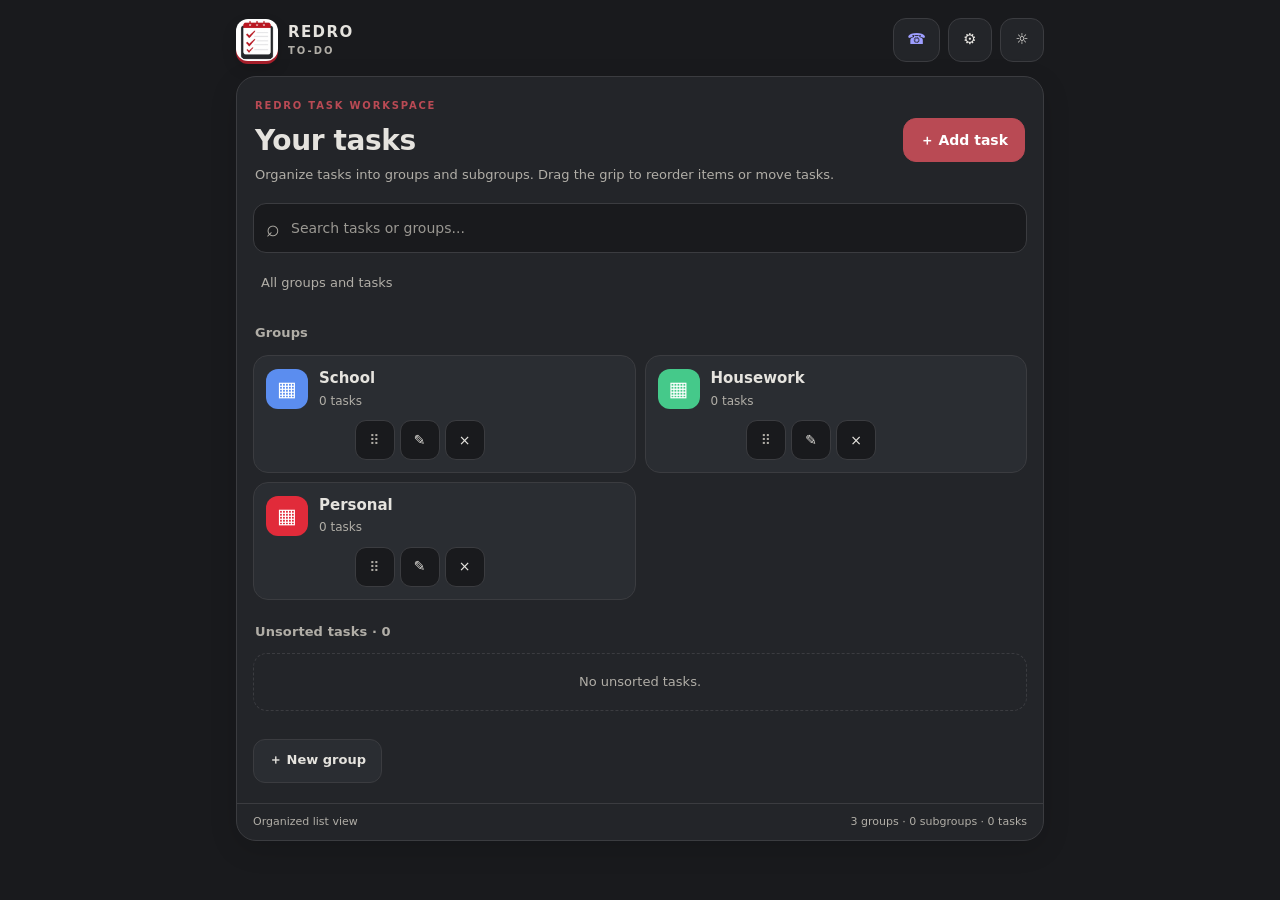
<file: index.html>
<!doctype html>
<html lang="en">
<head>
<meta charset="utf-8"><meta name="viewport" content="width=device-width,initial-scale=1,viewport-fit=cover"><meta name="theme-color" content="#d92332"><meta name="description" content="Redro To-Do — a fast, private task manager."><title>Redro To-Do</title>
<link rel="manifest" href="manifest.webmanifest"><link rel="icon" type="image/png" sizes="192x192" href="./assets/app-icon-192.png"><link rel="icon" href="./assets/icon.svg" type="image/svg+xml"><link rel="apple-touch-icon" sizes="180x180" href="./assets/apple-touch-icon.png">
<style>
:root{color-scheme:dark;--bg:#111114;--panel:#1c1c22;--panel2:#25252d;--text:#f7f7fa;--muted:#a2a2af;--line:#33333d;--red:#e12b3a;--green:#45c98a;--amber:#f3b64b;--shadow:0 18px 55px #0004}*{box-sizing:border-box}body{margin:0;background:radial-gradient(ellipse at 20% -10%,#5b1821 0,transparent 38%),var(--bg);color:var(--text);font:15px/1.45 system-ui,-apple-system,Segoe UI,sans-serif;min-height:100vh}button,input,textarea,select{font:inherit}button{cursor:pointer;color:inherit}.shell{max-width:1380px;margin:auto;padding:24px clamp(16px,3vw,38px) 110px}.top{display:flex;align-items:center;justify-content:space-between;margin-bottom:34px}.brand{display:flex;gap:10px;align-items:center;font-weight:900;letter-spacing:2px}.mark{display:grid;place-items:center;background:var(--red);border-radius:13px;width:42px;height:42px;font-size:23px;box-shadow:0 8px 25px #e12b3a55}.brand small{display:block;color:var(--muted);font-size:10px;letter-spacing:3px}.icon{border:1px solid var(--line);background:var(--panel);border-radius:12px;padding:10px 13px}.welcome{display:flex;align-items:center;justify-content:space-between;gap:20px;margin-bottom:26px}.eyebrow{font-size:11px;letter-spacing:2px;color:#ff6570;font-weight:800;margin:0 0 7px}.welcome h1{font-size:clamp(30px,6vw,48px);line-height:1.08;margin:0 0 10px;letter-spacing:-1.7px}.welcome h1 span{color:#ff4b59}.muted{color:var(--muted);margin:0}.ring{width:94px;height:94px;flex:none;border-radius:50%;display:grid;place-items:center;background:conic-gradient(var(--red) var(--p,0deg),var(--panel2) 0);position:relative}.ring:before{content:"";position:absolute;inset:7px;background:var(--bg);border-radius:50%}.ring div{z-index:1;text-align:center}.ring b{display:block;font-size:21px}.ring small{font-size:9px;letter-spacing:1px;color:var(--muted)}.stats{display:grid;grid-template-columns:repeat(3,1fr);gap:12px;margin-bottom:32px}.stat,.task,.storage{background:var(--panel);border:1px solid var(--line);border-radius:17px}.stat{padding:16px;display:flex;align-items:center;gap:12px}.stat i{font-style:normal;width:38px;height:38px;display:grid;place-items:center;background:#e12b3a1c;color:#ff6670;border-radius:12px;font-size:20px}.stat:nth-child(2) i{background:#45c98a1c;color:var(--green)}.stat:nth-child(3) i{background:#f3b64b1c;color:var(--amber)}.stat b{display:block;font-size:24px}.stat span{color:var(--muted);font-size:12px}.section{margin:30px 0}.head{display:flex;justify-content:space-between;align-items:center;gap:12px;margin-bottom:14px}.head h2{margin:0;font-size:23px;letter-spacing:-.5px}.redbtn,.subbtn,.chip{border:0;border-radius:12px;padding:11px 15px;font-weight:750}.redbtn{background:var(--red);box-shadow:0 7px 20px #e12b3a33}.subbtn,.chip{background:var(--panel2);border:1px solid var(--line)}.days{display:grid;grid-template-columns:repeat(7,1fr);gap:8px}.day{border:1px solid var(--line);border-radius:14px;background:var(--panel);padding:12px 2px;text-align:center;color:var(--muted)}.day b{display:block;color:var(--text);font-size:17px;margin-top:5px}.day.active{background:var(--red);border-color:var(--red);color:#fff}.day.active b{color:#fff}.tools{display:flex;gap:10px;margin:15px 0}.search{flex:1;min-width:0;background:var(--panel);border:1px solid var(--line);border-radius:13px;padding:12px 14px;color:var(--text);outline:none}.search:focus,input:focus,textarea:focus,select:focus{border-color:#e12b3a;outline:2px solid #e12b3a33}.filters{display:flex;gap:8px;flex-wrap:wrap;margin-bottom:13px}.chip{padding:8px 12px;color:var(--muted)}.chip.active{color:white;background:#e12b3a2b;border-color:#e12b3a}.list{display:grid;gap:10px}.task{padding:15px;display:flex;gap:12px;align-items:flex-start}.task input[type=checkbox]{accent-color:var(--red);width:20px;height:20px;margin-top:2px;flex:none}.taskmain{flex:1;min-width:0}.tasktitle{font-weight:750;overflow-wrap:anywhere}.task.done .tasktitle{text-decoration:line-through;color:var(--muted)}.notes{color:var(--muted);font-size:13px;margin-top:4px;white-space:pre-wrap;overflow-wrap:anywhere}.meta{display:flex;flex-wrap:wrap;gap:7px;margin-top:9px}.tag{font-size:11px;border-radius:8px;padding:4px 8px;background:var(--panel2);color:var(--muted)}.tag.high{color:#ff727c;background:#e12b3a22}.tag.medium{color:var(--amber)}.tag.overdue{color:#ff727c}.taskactions{display:flex;gap:5px}.taskactions button{border:0;background:transparent;color:var(--muted);padding:6px}.empty{padding:34px 10px;text-align:center;color:var(--muted);border:1px dashed var(--line);border-radius:17px}.empty h3{color:var(--text);margin:8px 0}.storage{display:flex;align-items:center;gap:12px;padding:14px;margin-top:25px}.storage .copy{flex:1}.storage small{display:block;color:var(--muted);font-size:12px}.save{color:var(--green);font-size:12px}.bottom{position:fixed;bottom:0;left:0;right:0;display:flex;justify-content:center;background:#151519ed;border-top:1px solid var(--line);backdrop-filter:blur(16px);padding:10px 12px calc(10px + env(safe-area-inset-bottom));z-index:5}.bottomin{width:min(650px,100%);display:flex;justify-content:space-around;align-items:center}.bottom button{border:0;background:none;color:var(--muted);font-size:11px;display:grid;gap:3px;justify-items:center;min-width:52px}.bottom button span{font-size:20px}.bottom .add{background:var(--red);color:white;width:48px;height:48px;border-radius:16px;font-size:27px;display:grid;place-items:center;box-shadow:0 8px 22px #e12b3a44}.modalbg{position:fixed;inset:0;background:#0009;display:grid;place-items:end center;padding:14px;z-index:10}.modal{width:min(560px,100%);background:var(--panel);border:1px solid var(--line);border-radius:24px;padding:23px;box-shadow:var(--shadow);max-height:90vh;overflow:auto}.modalhead{display:flex;justify-content:space-between;align-items:center;margin-bottom:18px}.modal h2{margin:0}.field{display:grid;gap:7px;margin:13px 0;color:var(--muted);font-size:13px}.field input,.field textarea,.field select{width:100%;border:1px solid var(--line);background:var(--bg);color:var(--text);border-radius:12px;padding:12px}.field textarea{min-height:85px;resize:vertical}.formrow{display:grid;grid-template-columns:1fr 1fr;gap:10px}.modalactions{display:flex;gap:10px;margin-top:20px}.modalactions button{flex:1}.hidden{display:none!important}.toast{position:fixed;bottom:90px;left:50%;transform:translateX(-50%);background:#292930;border:1px solid var(--line);padding:11px 17px;border-radius:12px;z-index:20;box-shadow:var(--shadow)}body.light{--bg:#f4f4f7;--panel:#fff;--panel2:#ededf2;--text:#202027;--muted:#70707e;--line:#dedee7;--shadow:0 18px 55px #0002;color-scheme:light;background:radial-gradient(ellipse at 20% -10%,#ffdfe2 0,transparent 38%),var(--bg)}body.light .ring:before{background:var(--bg)}body.light .bottom{background:#ffffffed}@media(min-width:700px){.shell{padding-top:28px}.modalbg{place-items:center}.welcome{margin-top:12px}.task{padding:18px}}@media(max-width:500px){.shell{padding:15px 14px 105px}.top{margin-bottom:25px}.stats{gap:7px}.stat{padding:11px 8px;gap:7px}.stat i{width:31px;height:31px}.stat b{font-size:20px}.stat span{font-size:11px}.ring{width:78px;height:78px}.days{gap:4px}.day{font-size:11px;padding:10px 0}.day b{font-size:15px}.head h2{font-size:20px}.tools{flex-wrap:wrap}.search{flex-basis:100%}.taskactions{flex-direction:column}.formrow{grid-template-columns:1fr}.welcome h1{font-size:34px}}
.stats,.section:has(#days),.bottom,.ring,#classicList{display:none}.shell{padding-bottom:35px}.welcome{margin-bottom:22px}.storage{margin-top:20px}.taskactions button{font-size:18px}@media(max-width:500px){.shell{padding-bottom:25px}.welcome h1{font-size:34px}}\n.blockboard{margin:22px 0 30px}.boardhead{display:flex;align-items:center;justify-content:space-between;gap:12px;margin-bottom:14px}.boardhead h2{margin:0;font-size:23px}.boardhint{color:var(--muted);font-size:12px;margin:5px 0 0}.blockgrid{display:grid;grid-template-columns:repeat(auto-fit,minmax(min(270px,100%),1fr));gap:16px;align-items:stretch}.bigblock{min-height:145px;text-align:left;border:1px solid var(--line);border-radius:20px;padding:18px;background:linear-gradient(145deg,#292930,var(--panel));box-shadow:0 8px 20px #0002;transform:translateZ(0);transition:transform .18s ease,border-color .18s,box-shadow .18s;animation:blockIn .22s ease both;will-change:transform}.bigblock:before{content:'';display:block;width:38px;height:38px;border-radius:13px;background:var(--blockcolor,#e12b3a);opacity:.8;margin-bottom:12px}.bigblock:hover{transform:translateY(-3px);border-color:var(--blockcolor,#e12b3a);box-shadow:0 13px 26px #0003}.bigblock strong{display:block;font-size:18px}.blockcount{display:block;color:var(--muted);font-size:12px;margin-top:5px}.bigblock.dragover,.dropzone.dragover{border-color:var(--green);box-shadow:0 0 0 3px #45c98a33;transform:scale(1.015)}.boardpanel{border:1px solid var(--line);border-radius:19px;background:#17171c;padding:15px;margin-top:15px;animation:blockIn .25s ease both}.boardpanelhead{display:flex;align-items:center;gap:10px;flex-wrap:wrap}.boardpanelhead h3{margin:0;font-size:19px;flex:1}.dropzone{border:1px dashed #555560;border-radius:15px;padding:14px;color:var(--muted);text-align:center;font-size:12px;transition:background .2s,border-color .2s,transform .2s}.dropzone strong{display:block;color:var(--text);font-size:13px}.loosezone{margin-top:12px}.blocksmallgrid{display:grid;grid-template-columns:repeat(auto-fit,minmax(min(245px,100%),1fr));gap:12px;margin-top:16px}.smallblock{display:flex;flex-direction:column;align-items:stretch;gap:10px;min-width:0;min-height:100px;padding:12px;border-radius:15px;border:1px solid var(--line);background:linear-gradient(150deg,var(--panel2),var(--panel));box-shadow:0 4px 12px #0002;animation:blockIn .18s ease both;transition:transform .16s ease,border-color .16s,opacity .16s,box-shadow .16s;cursor:grab;touch-action:pan-y}.smallblock:hover{transform:translateY(-2px);border-color:#777;box-shadow:0 8px 18px #0002}.smallblock.dragging{opacity:.35;transform:scale(.97)}.smallblock.doneblock .smalltitle{text-decoration:line-through;color:var(--muted)}.smallcontent{min-width:0;flex:1;cursor:pointer}.smalltitle{font-weight:750;overflow-wrap:anywhere}.smallmeta{font-size:12px;color:var(--muted);margin-top:6px}.smallnotes{font-size:13px;line-height:1.45;color:var(--muted);white-space:pre-wrap;overflow-wrap:anywhere;display:-webkit-box;-webkit-line-clamp:3;-webkit-box-orient:vertical;overflow:hidden;margin-top:7px}.smallstate{font-size:11px;font-weight:750;color:var(--green);margin-top:7px}.smalltools{display:flex;align-items:center;gap:7px;margin-top:auto}.smalltoggle{width:38px;min-width:38px;height:36px;border-radius:11px;border:1px solid var(--line);background:var(--panel2);font-size:20px;font-weight:800;line-height:1}.smalltoggle.isdone{color:var(--green);border-color:var(--green)}.smallmove{min-width:0;flex:1;width:100%;height:36px;border:1px solid var(--line);border-radius:10px;padding:0 7px;background:var(--panel2);color:var(--text);font-size:12px}.blockactions{display:flex;gap:6px}.blockactions button{border:1px solid var(--line);background:var(--panel2);border-radius:10px;padding:8px}.emptyblocks{color:var(--muted);padding:20px 10px;text-align:center;border:1px dashed var(--line);border-radius:14px}@keyframes blockIn{from{opacity:0;transform:translateY(9px) scale(.98)}to{opacity:1;transform:translateY(0) scale(1)}}@media(max-width:500px){.blockgrid{grid-template-columns:repeat(2,minmax(0,1fr));gap:9px}.bigblock{padding:13px;min-height:125px}.bigblock strong{font-size:15px}.blocksmallgrid{grid-template-columns:repeat(2,minmax(0,1fr));gap:8px}.smallblock{padding:9px}.smalltools{gap:5px}.smalltoggle{width:34px;min-width:34px;height:34px}.smallmove{height:34px;font-size:11px}.boardpanel{padding:11px}}@media(prefers-reduced-motion:reduce){*,*::before,*::after{animation-duration:.01ms!important;animation-iteration-count:1!important;transition-duration:.01ms!important;scroll-behavior:auto!important}}.boardhint{line-height:1.6}.taskgroupheading{font-size:14px;color:var(--muted);margin:20px 0 0;font-weight:800}.completedgrid .smallblock{opacity:.82;border-color:#315846}.completedempty{margin-bottom:6px}.blockactions button:disabled{opacity:.3;cursor:not-allowed}@media(min-width:900px){.blocksmallgrid{grid-template-columns:repeat(auto-fit,minmax(260px,1fr))}}
/* REDRO DEPTH SYSTEM — true layered 3D surfaces */
:root{--depth-shadow:0 18px 0 #08080c,0 25px 38px #0007;--depth-edge:#09090d}
body{perspective:1400px;background-image:radial-gradient(ellipse at 12% 4%,#6c1c2b 0,transparent 34%),radial-gradient(ellipse at 90% 42%,#242047 0,transparent 38%),linear-gradient(145deg,#101015,#17151d 55%,#0d0d12);background-attachment:fixed}
.shell{transform-style:preserve-3d}
.top,.welcome,.blockboard,.section,.storage,.modal,.settings,.boardpanel{transform-style:preserve-3d}
.mark{transform:translateZ(24px) rotateY(-8deg) rotateX(5deg);box-shadow:0 5px 0 #841522,0 11px 20px #0006}
button,.subbtn,.redbtn,.chip,.icon,.save{transform-style:preserve-3d;transition:transform .2s ease,box-shadow .2s ease,filter .2s ease}
button:hover,.subbtn:hover,.redbtn:hover,.chip:hover,.icon:hover{transform:translateY(-3px) translateZ(8px) rotateX(2deg);filter:brightness(1.08)}
button:active,.subbtn:active,.redbtn:active{transform:translateY(2px) translateZ(-2px) scale(.985)}
.bigblock{position:relative;isolation:isolate;transform-style:preserve-3d;transform:rotateX(4deg) rotateY(-2deg) translateZ(0);box-shadow:0 9px 0 #0b0b10,0 15px 22px #0006,inset 0 1px #ffffff12;background:linear-gradient(145deg,#363640 0%,#222229 48%,#19191f 100%)}
.bigblock:after{content:"";position:absolute;inset:8px 5px -10px;z-index:-2;border-radius:20px;background:linear-gradient(145deg,var(--blockcolor,#e12b3a),#101014 72%);transform:translateZ(-12px);filter:brightness(.65);pointer-events:none}
.bigblock:before{position:relative;transform:translateZ(24px) rotateY(-8deg) rotateX(5deg);box-shadow:0 5px 0 color-mix(in srgb,var(--blockcolor,#e12b3a),#000 45%),0 9px 14px #0005}
.bigblock strong,.bigblock .blockcount{position:relative;transform:translateZ(20px);text-shadow:0 2px 0 #0004}
.bigblock:hover{transform:translateY(-7px) translateZ(12px) rotateX(0deg) rotateY(0deg);box-shadow:0 12px 0 #0b0b10,0 24px 32px #0008,inset 0 1px #ffffff18}
.bigblock.dragover{transform:translateZ(18px) rotateX(-2deg) scale(1.02)}
.smallblock{position:relative;isolation:isolate;transform-style:preserve-3d;transform:rotateX(2deg);background:linear-gradient(145deg,#30303a 0%,#222229 55%,#1b1b22 100%);box-shadow:0 6px 0 #0a0a0e,0 11px 20px #0005,inset 0 1px #ffffff12}
.smallblock:before{content:"";position:absolute;inset:4px 3px -7px;z-index:-1;border-radius:15px;background:linear-gradient(140deg,#15151a,#08080b);transform:translateZ(-8px);pointer-events:none}
.smallcontent{transform:translateZ(12px)}
.smalltools{transform:translateZ(15px)}
.smalltoggle,.smallmove{box-shadow:0 3px 0 #0b0b0f,0 5px 9px #0004}
.smallblock:hover{transform:translateY(-5px) translateZ(8px) rotateX(0deg) rotateY(-1deg);box-shadow:0 9px 0 #0a0a0e,0 18px 26px #0007,inset 0 1px #ffffff18}
.boardpanel{background:linear-gradient(145deg,#24242d,#141419);box-shadow:0 10px 0 #08080c,0 18px 32px #0006,inset 0 1px #ffffff10;transform:translateZ(8px)}
.dropzone{transform:translateZ(5px);box-shadow:inset 0 4px 12px #0004,0 4px 0 #09090d}
.stat,.task,.day,.storage,.modal,.settingspanel{transform-style:preserve-3d;box-shadow:0 6px 0 #0a0a0e,0 12px 24px #0004}
input,textarea,select{box-shadow:inset 0 3px 8px #0003,0 3px 0 #09090d}
.modalbg{perspective:1200px}
.modal{transform:rotateX(2deg) translateZ(20px);box-shadow:0 12px 0 #08080c,0 30px 70px #0009}
@media(max-width:600px){body{perspective:900px}.bigblock{transform:rotateX(3deg)}.smallblock{transform:rotateX(1.5deg)}.bigblock:hover,.smallblock:hover{transform:translateY(-3px) translateZ(5px)}}
@media(prefers-reduced-motion:reduce){.bigblock,.smallblock,.mark,.modal{transform:none!important}}

/* Actual WebGL 3D workspace */
/* Keep the functional task controls available below the 3D view as a permanent fallback. */
.world3d{position:relative;margin:8px 0 30px;min-width:0;perspective:1200px;border:1px solid #41404e;border-radius:26px;overflow:hidden;background:linear-gradient(160deg,#22212d 0%,#121219 52%,#0a0a10 100%);box-shadow:0 12px 0 #08080c,0 28px 55px #0008,inset 0 1px #ffffff18}
.world3d:before{content:"";position:absolute;inset:0;pointer-events:none;background:radial-gradient(ellipse at 50% 40%,#50324c55,transparent 58%),linear-gradient(125deg,#ffffff07,transparent 40%);z-index:0}
.worldhud{position:relative;z-index:2;display:flex;justify-content:space-between;align-items:center;gap:14px;padding:20px 22px 12px}
.worldeyebrow{font-size:10px;font-weight:900;letter-spacing:2.3px;color:#ff7b86}.worldhud h2{font-size:clamp(20px,3vw,30px);margin:5px 0 4px;letter-spacing:-.6px}.worldhud p{color:#b7b5c6;font-size:12px;margin:0;max-width:560px;line-height:1.5}.worldactions{display:flex;gap:8px;flex-wrap:wrap;justify-content:flex-end}.worldbtn{border:1px solid #545260;border-radius:12px;padding:10px 13px;background:linear-gradient(145deg,#373541,#20202a);box-shadow:0 4px 0 #0b0b10,0 8px 15px #0004;font-weight:750;font-size:12px;white-space:nowrap}.worldbtn.primary{background:linear-gradient(145deg,#ff5362,#b81931);border-color:#ff7b86;box-shadow:0 4px 0 #65101c,0 8px 16px #0005}.worldbtn:hover{transform:translateY(-2px) translateZ(8px)}.worldcanvas{height:clamp(390px,60vw,690px);position:relative;z-index:1;touch-action:none;cursor:grab;outline:none}.worldcanvas:active{cursor:grabbing}.worldcanvas canvas{display:block;width:100%;height:100%;touch-action:none}.worldloading{position:absolute;inset:0;display:grid;place-items:center;color:#d5d1e3;font-size:14px;pointer-events:none}.worldfooter{position:relative;z-index:2;display:flex;justify-content:space-between;gap:10px;padding:12px 20px 16px;color:#aaa7bb;font-size:11px;border-top:1px solid #ffffff0c;background:#0d0d13aa}.world3d[dir=rtl] .worldhud{flex-direction:row-reverse}.world3d[dir=rtl] .worldfooter{direction:rtl}
@media(max-width:600px){.worldhud{align-items:flex-start;flex-direction:column;padding:16px 14px 10px}.worldactions{width:100%;justify-content:flex-start}.worldbtn{padding:9px 11px}.worldcanvas{height:460px}.worldfooter{padding:10px 13px;font-size:10px}.worldhud p{font-size:11px}}
body.light .world3d{background:linear-gradient(160deg,#e7e5f1,#d8d7e7 55%,#c9c9dc);border-color:#b0aec5;box-shadow:0 10px 0 #8c8ba0,0 22px 45px #0002,inset 0 1px #ffffffaa}.world3d[dir=rtl]{direction:rtl}
/* Keep the physics workspace as the primary interface; hide the retired block/list UI. */
.welcome,.blockboard,.storage,.section:has(#days),.stats,#classicList,.bottom{display:none!important}
.shell{max-width:1100px;padding:12px clamp(10px,2vw,22px) 18px}
.top{margin-bottom:12px}
.world3d{margin:0;min-height:calc(100dvh - 88px);display:flex;flex-direction:column}
.worldcanvas{flex:1;min-height:430px;height:auto}
.worldgroup-panel{position:absolute;z-index:6;left:12px;right:12px;top:12px;max-width:420px;max-height:calc(100% - 24px);overflow:auto;margin:auto;padding:16px;border:1px solid #5c596d;border-radius:18px;background:#1a1924f5;box-shadow:0 16px 45px #000a;backdrop-filter:blur(14px)}
.worldgroup-head{display:flex;align-items:center;gap:10px;margin-bottom:12px}.worldgroup-head h3{flex:1;margin:0;font-size:18px}.worldgroup-close,.worldgroup-add,.worldgroup-task{border:1px solid #4b4958;border-radius:10px;background:#292833;color:#fff;padding:9px 11px}.worldgroup-add{background:#d92342;border-color:#ff6577}.worldgroup-items{display:grid;gap:8px}.worldgroup-task{width:100%;text-align:left;display:flex;align-items:center;gap:9px}.worldgroup-task span:first-child{flex:1;overflow-wrap:anywhere}.worldgroup-task small{color:#aaa}.worldgroup-empty{color:#b7b5c6;padding:14px 2px;font-size:13px}
@media(max-width:600px){.shell{padding:8px 8px 12px}.top{margin:0 4px 10px}.world3d{min-height:calc(100dvh - 62px);border-radius:20px}.worldhud{flex-direction:row;align-items:center;flex-wrap:wrap}.worldhud>div:first-child{width:100%}.worldactions{width:100%;justify-content:flex-start}.worldcanvas{min-height:420px;height:auto;flex:1}.worldfooter{padding:10px}}


/* Phone-first workspace: readable controls, wide task cards, and less visual clutter. */
@media(max-width:600px){
 .shell{padding:5px 6px 8px;max-width:none}
 .top{margin:0 5px 7px;min-height:42px}
 .mark{width:38px;height:38px;flex:0 0 38px}
 .top h1{font-size:19px;letter-spacing:-.3px}
 .world3d{min-height:calc(100svh - 58px);min-height:calc(100dvh - 58px);border-radius:16px;box-shadow:0 5px 0 #08080c,0 10px 22px #0006}
 .worldhud{padding:12px 11px 9px;gap:8px}
 .worldeyebrow{font-size:9px;letter-spacing:1.6px}
 .worldhud h2{font-size:20px;margin:3px 0}
 .worldhud p{font-size:12px;line-height:1.45}
 .worldactions{display:grid;grid-template-columns:1fr 1fr 46px;gap:8px}
 .worldbtn{min-height:44px;padding:10px 7px;border-radius:12px;font-size:13px;white-space:normal}
 .worldcanvas{min-height:0;height:auto;flex:1;touch-action:none}
 .worldfooter{font-size:10px;padding:9px 11px;flex-wrap:wrap}
 .worldgroup-panel{left:8px;right:8px;top:8px;max-width:none;max-height:calc(100% - 16px);padding:15px;border-radius:16px}
 .worldgroup-head h3{font-size:20px}
 .worldgroup-close,.worldgroup-add,.worldgroup-task{min-height:44px;font-size:14px}
 .worldgroup-items{gap:9px}
}

.worldgroup-actions{display:grid;grid-template-columns:1fr 1fr;gap:8px;margin:0 0 10px}.worldgroup-edit,.worldgroup-delete{min-height:42px;border:1px solid #555261;border-radius:11px;padding:9px 10px;background:#292833;color:#fff;font-size:13px;font-weight:700}.worldgroup-delete{border-color:#8d3544;background:#48202a}.worldgroup-edit:active,.worldgroup-delete:active{transform:scale(.98)}@media(max-width:600px){.worldgroup-actions{gap:9px}.worldgroup-edit,.worldgroup-delete{min-height:46px;font-size:14px}}
@media(max-width:600px){.worldactions{grid-template-columns:1fr 1fr 1fr}.worldbtn{font-size:12px;padding:9px 5px}}
</style>
<style>.mark{display:block;object-fit:contain;background:#fff;padding:1px;overflow:hidden}</style><style>

/* REDRO MOTION SYSTEM — dynamic, balanced, low-cost */
@keyframes redroEnter{from{opacity:0;transform:translate3d(0,12px,0) scale(.985)}to{opacity:1;transform:translate3d(0,0,0) scale(1)}}
@keyframes redroPop{0%{opacity:0;transform:scale(.94)}70%{transform:scale(1.015)}100%{opacity:1;transform:scale(1)}}
@keyframes redroFade{from{opacity:0}to{opacity:1}}
@keyframes redroSlide{from{opacity:0;transform:translate3d(16px,0,0)}to{opacity:1;transform:translate3d(0,0,0)}}
@keyframes redroToast{from{opacity:0;transform:translate(-50%,8px)}to{opacity:1;transform:translate(-50%,0)}}
:where(button,a,input,select,textarea,[role="button"]){-webkit-tap-highlight-color:transparent}
:where(button,a,[role="button"]){transition:transform .18s ease,background-color .2s ease,border-color .2s ease,box-shadow .2s ease,opacity .18s ease}
:where(button,a,[role="button"]):active{transform:scale(.975)}
:where(input,select,textarea){transition:border-color .18s ease,box-shadow .18s ease}
:where(input,select,textarea):focus-visible{outline:2px solid var(--red,var(--accent,#ef3548));outline-offset:2px}
@media(hover:hover) and (pointer:fine){
 :where(button,a,[role="button"]):hover{filter:brightness(1.045)}
}
@media(prefers-reduced-motion:reduce){
 *,*::before,*::after{animation-duration:.01ms!important;animation-iteration-count:1!important;transition-duration:.01ms!important;scroll-behavior:auto!important}
}

.top{animation:redroFade .3s ease both}
.worldhud{animation:redroEnter .36s ease both}
.worldfooter{animation:redroFade .32s ease .08s both}
.worldbtn{transition:transform .18s ease,filter .18s ease,box-shadow .18s ease}
.worldbtn:active{transform:translateY(2px) scale(.98)}
.worldgroup-panel{animation:redroPop .22s cubic-bezier(.2,.8,.2,1) both}
.worldgroup-task{transition:transform .18s ease,background-color .18s ease,border-color .18s ease}
.worldgroup-task:active{transform:scale(.985)}
.bigblock,.smallblock{animation:redroEnter .3s cubic-bezier(.2,.75,.25,1) both}
.bigblock:nth-child(2),.smallblock:nth-child(2){animation-delay:35ms}
.bigblock:nth-child(3),.smallblock:nth-child(3){animation-delay:70ms}
.bigblock:nth-child(4),.smallblock:nth-child(4){animation-delay:105ms}
.boardpanel{animation:redroEnter .26s ease both}
.modal{animation:redroPop .22s cubic-bezier(.2,.8,.2,1) both}
.toast{animation:redroToast .18s ease both}
@media(hover:hover) and (pointer:fine){
 .bigblock:hover,.smallblock:hover{filter:brightness(1.06)}
}
@media(prefers-reduced-motion:reduce){
 .bigblock,.smallblock,.mark,.modal,.worldgroup-panel{transform:none!important}
}

</style>
</head>
<body><div class="shell">
<header class="top"><div class="brand"><img class="mark" src="./assets/brand-icon.png" alt="" aria-hidden="true"><span>REDRO<small>TO-DO</small></span></div><div style="display:flex;gap:8px"><a class="icon" href="./phone-numbers-manager/" aria-label="Phone Numbers Manager" title="Phone Numbers Manager" style="text-decoration:none">☎</a><button class="icon" id="settings" aria-label="Settings" title="Settings">⚙</button><button class="icon" id="theme" aria-label="Toggle theme">☼</button></div></header>
<section class="welcome"><div><p class="eyebrow">YOUR TASKS</p><h1>Get things <span>done.</span></h1><p class="muted">All your tasks in one simple list.</p></div><div class="ring" id="ring"><div><b id="percent">0%</b><small>DONE</small></div></div></section>
<section class="stats"><article class="stat"><i>◷</i><div><b id="remaining">0</b><span>To do</span></div></article><article class="stat"><i>✓</i><div><b id="completed">0</b><span>Completed</span></div></article><article class="stat"><i>!</i><div><b id="overdue">0</b><span>Overdue</span></div></article></section>
<section class="section"><div class="head"><div><p class="eyebrow">PLAN AHEAD</p><h2>Pick your day</h2></div><button class="subbtn" id="todayBtn">Today ↗</button></div><div class="days" id="days"></div></section>
<section id="world3d" class="world3d" aria-label="2D task world">
  <div class="worldhud"><div><span class="worldeyebrow">REDRO TASK WORKSPACE</span><h2 id="worldTitle">Your tasks</h2><p id="worldHelp">Keep big blocks, medium blocks, and tasks organized.</p></div><div class="worldactions"><button id="worldAddGroup" class="worldbtn">＋ Big cube</button><button id="worldAddMedium" class="worldbtn">＋ Medium</button><button id="worldAddTask" class="worldbtn primary">＋ Add task</button><button id="worldReset" class="worldbtn" title="Reset blocks">↻</button></div></div>
  <div class="workspace-search" role="search">
    <span class="workspace-search-icon" aria-hidden="true">⌕</span>
    <input id="workspaceSearch" type="search" placeholder="Search tasks or groups..." aria-label="Search tasks, groups, and subgroups" autocomplete="off" spellcheck="false">
    <button id="clearWorkspaceSearch" type="button" aria-label="Clear search" title="Clear search" hidden>×</button>
  </div>
  <div id="worldCanvas" class="worldcanvas"><div class="worldloading" id="worldLoading">Loading your tasks…</div></div>
  <div class="worldfooter"><span id="worldPhysics">Organized list view</span><span id="worldCounts">0 groups · 0 tasks</span></div>
</section><section class="blockboard" id="blockboard"><div class="boardhead"><div><h2>Your blocks</h2><p class="boardhint">Drag a task block into a category. Tap a category to open it.</p></div><button class="redbtn" id="addCategory">＋ Big block</button></div><div id="categoryBoard" class="blockgrid"></div><div id="categoryDetail" class="boardpanel hidden"></div><div id="loosePanel" class="boardpanel"><div class="boardpanelhead"><h3>Loose task blocks</h3><span id="looseCount" class="boardtiny">0 tasks</span><button class="subbtn" id="addBlockTask">＋ Task block</button></div><div class="dropzone loosezone" id="looseDrop"><strong>Drop tasks here</strong><span>Drag a task out of a category to move it here</span></div><div id="looseBlocks" class="blocksmallgrid"></div></div></section><section class="section" id="classicList"><div class="head"><div><p class="eyebrow">YOUR LIST</p><h2 id="listTitle">All tasks</h2></div><button class="subbtn" id="backup">Backup ↓</button></div><div class="tools"><input class="search" id="search" type="search" placeholder="⌕  Search tasks..."><button class="subbtn" id="add">＋ Add task</button></div><div class="filters" id="filters"><button class="chip active" data-filter="all">All tasks</button><button class="chip" data-filter="active">To do</button><button class="chip" data-filter="completed">Completed</button></div><div class="list" id="list"></div><div class="empty hidden" id="empty"><div style="font-size:30px">✓</div><h3>A fresh start.</h3><p>Add a task and make today count.</p><button class="redbtn" id="emptyAdd">＋ Add your first task</button></div></section>
<section class="storage"><span style="font-size:22px">⌑</span><span class="copy"><b>Your tasks stay yours.</b><small>Saved on this device · tap Saved to restore a backup</small></span><span class="save" id="saved">Saved</span></section>
</div><nav class="bottom"><div class="bottomin"><button id="navToday" aria-pressed="true"><span>⌂</span>All tasks</button><button class="add" id="navAdd" aria-label="Add task">＋</button><button id="navCompleted" aria-pressed="false"><span>✓</span>Completed</button></div></nav>
<div class="modalbg hidden" id="modalbg"><form class="modal" id="form"><div class="modalhead"><div><p class="eyebrow">MAKE IT HAPPEN</p><h2 id="modalTitle">Add a task</h2></div><button class="icon" type="button" id="close">✕</button></div><label class="field">Task<textarea id="title" rows="4" placeholder="Write the task here. No separate title needed." style="min-height:110px;resize:vertical"></textarea></label><label class="field" for="notes">Notes (optional)<textarea id="notes" rows="3" placeholder="Add a little detail..."></textarea></label><div class="formrow"><label class="field">Due date<input id="date" type="date" required></label><label class="field">Priority<select id="priority"><option value="low">Low</option><option value="medium" selected>Medium</option><option value="high">High</option></select></label></div><label class="field" for="taskPhone">Phone number (optional)<select id="taskPhone"><option value="">No phone number</option></select></label><div class="modalactions"><button type="button" class="subbtn hidden" id="delete">Delete</button><button class="redbtn" type="submit">Save task ↗</button></div></form></div><div class="modalbg hidden" id="settingsBg"><section class="modal" role="dialog" aria-modal="true" aria-labelledby="settingsTitle"><div class="modalhead"><div><p class="eyebrow" data-i18n="SETTINGS">SETTINGS</p><h2 id="settingsTitle" data-i18n="Settings">Settings</h2></div><button class="icon" type="button" id="closeSettings" aria-label="Close settings">✕</button></div><label class="field" for="language" data-i18n="Language">Language</label><select id="language" class="search language-select" aria-label="Language" style="width:100%"><option value="en">English</option><option value="ar">العربية</option></select><p class="muted settings-hint" data-i18n="Choose your language. The layout direction updates automatically.">Choose your language. The layout direction updates automatically.</p><section style="margin-top:18px;padding:16px;border:1px solid var(--line);border-radius:18px;background:linear-gradient(135deg,var(--panel),#3a1820)"><p class="eyebrow" data-i18n="ANOTHER_REDRO_APP">ANOTHER REDRO APP</p><h3 style="margin:6px 0" data-i18n="Try Aleppo Center Cash">Try Aleppo Center Cash</h3><p class="muted" style="line-height:1.6;margin:0 0 12px" data-i18n="Manage customer accounts, payments and balances with Aleppo Center Cash.">Manage customer accounts, payments and balances with Aleppo Center Cash.</p><a href="https://aleppo-center-cash.vercel.app/" target="_blank" rel="noopener noreferrer" class="redbtn" style="display:block;text-align:center;text-decoration:none" data-i18n="Try Aleppo Center Cash ↗">Try Aleppo Center Cash ↗</a></section><div class="modalactions"><button type="button" class="redbtn" id="closeSettingsDone" data-i18n="Done">Done</button></div></section></div><div class="toast hidden" id="toast"></div><input class="hidden" type="file" id="importFile" accept=".json,application/json">
<script>
(()=>{'use strict';const sharedChannel='BroadcastChannel'in window?new BroadcastChannel('redro-shared-data'):null;let refreshingFromPeer=false;sharedChannel?.addEventListener('message',async event=>{if(event.data?.type==='redro-data-updated'&&!refreshingFromPeer){refreshingFromPeer=true;try{await load();categories=readLocalArray('redro-categories',categories);mediumBlocks=readLocalArray('redro-medium-blocks',mediumBlocks);renderWorkspace()}finally{refreshingFromPeer=false}}if(event.data?.type==='contacts-updated'){const modal=$('modalbg');if(modal&&!modal.classList.contains('hidden'))await populateTaskPhones(editing?tasks.find(task=>task.id===editing):null)}});window.addEventListener('storage',async event=>{if(event.key==='redro-phone-contacts-updated'){const modal=$('modalbg');if(modal&&!modal.classList.contains('hidden'))await populateTaskPhones(editing?tasks.find(task=>task.id===editing):null)}});function readLocalArray(key,fallback){try{const value=JSON.parse(localStorage.getItem(key)||'null');return Array.isArray(value)?value:fallback}catch{return fallback}}function announceLocalChange(){try{sharedChannel?.postMessage({type:'redro-data-updated'})}catch{}window.dispatchEvent(new CustomEvent('redro-data-updated'))}const $=id=>document.getElementById(id);
const translations={
"Your 3D task world":"عالم مهامك ثلاثي الأبعاد","Drag cubes, lift them, and stack them. Rotate the view to explore.":"اسحب المكعبات وارفعها وضع بعضها فوق بعض. أدر المشهد لاستكشافه.","3D rendering + gravity + collisions enabled":"تم تفعيل العرض ثلاثي الأبعاد والجاذبية والتصادم","3D engine unavailable":"محرك 3D غير متاح","3D engine could not load. Check your internet connection and refresh.":"تعذّر تحميل محرك 3D. تحقق من الإنترنت ثم حدّث الصفحة.","Selected group":"المجموعة المحددة","groups":"مجموعات","Physics loading…":"جارٍ تحميل الفيزياء…","REDRO SPATIAL WORKSPACE":"مساحة Redro ثلاثية الأبعاد","Your 3D task world":"عالم مهامك ثلاثي الأبعاد","＋ Big cube":"＋ مكعب كبير","＋ Task cube":"＋ مكعب مهمة","Reset camera":"إعادة ضبط الكاميرا","Your blocks":"مكعباتك","Drag a task block into a category. Tap a category to open it.":"اسحب المهمة إلى مكعب لتجميعها، واضغط على المكعب لفتح مهامه.","＋ Big block":"＋ مكعب كبير","Loose task blocks":"مكعبات المهام غير المصنفة","0 tasks":"لا توجد مهام","tasks":"مهام","＋ Task block":"＋ مكعب مهمة","Drop tasks here":"أفلت المهام هنا","Drag a task out of a category to move it here":"اسحب المهمة من مكعبها إلى هنا لنقلها","Drag loose task blocks into this category":"اسحب مكعبات المهام غير المصنفة إلى هذا المكعب","Drag big blocks to reorder them. All tasks in this block stay together.":"اسحب المكعبات الكبيرة لتغيير ترتيبها؛ وستبقى كل مهام كل مكعب ضمنه.","No unfinished tasks. Add a new task or check completed tasks below.":"لا توجد مهام غير مكتملة. أضف مهمة جديدة أو راجع المهام المكتملة أدناه.","Completed tasks will appear here.":"ستظهر المهام المكتملة هنا.","← Back":"← رجوع","Rename block":"إعادة تسمية المكعب","Delete block":"حذف المكعب","Move block earlier":"تحريك المكعب للأعلى","Move block later":"تحريك المكعب للأسفل","Name this big block (e.g. School, Housework):":"اكتب اسم المكعب الكبير (مثل الدراسة أو أعمال المنزل):","Category name":"اسم المكعب","Delete this category? Tasks will become loose blocks.":"هل تريد حذف هذا المكعب؟ ستعود مهامه إلى المكعبات غير المصنفة.","Tap to edit":"اضغط للتعديل","Moved out of category":"نُقلت المهمة خارج المكعب","Moved to ":"نُقلت إلى ","English":"الإنجليزية","Arabic":"العربية","Upcoming tasks":"المهام القادمة","Today's tasks":"مهام اليوم","My day":"يومي","All tasks":"كل المهام","Your tasks stay yours.":"مهامك تبقى خاصة بك.","Saved on this device · tap Saved to restore a backup":"محفوظة على هذا الجهاز · اضغط على «تم الحفظ» لاستعادة نسخة احتياطية","All your tasks in one simple list.":"كل مهامك في قائمة واحدة بسيطة.","YOUR TASKS":"مهامك","Get things":"أنجز","done.":"المهام.","DONE":"مكتمل","Completed":"مكتملة","Overdue":"متأخرة","PLAN AHEAD":"خطط مسبقًا","Pick your day":"اختر يومك","Today ↗":"اليوم ↗","YOUR LIST":"قائمتك","Backup ↓":"نسخة احتياطية ↓","＋ Add task":"＋ أضف مهمة","To do":"قيد التنفيذ","A fresh start.":"بداية جديدة.","Add a task and make today count.":"أضف مهمة واجعل يومك مثمرًا.","＋ Add your first task":"＋ أضف أول مهمة","MAKE IT HAPPEN":"لننجزها","Add a task":"أضف مهمة","Task name":"اسم المهمة","What needs to get done?":"ما الذي تريد إنجازه؟","Notes (optional)":"ملاحظات (اختياري)","Add a little detail...":"أضف بعض التفاصيل...","Due date":"تاريخ الاستحقاق","Priority":"الأولوية","Low":"منخفضة","Medium":"متوسطة","High":"عالية","Delete":"حذف","Save task ↗":"حفظ المهمة ↗","Settings":"الإعدادات","SETTINGS":"الإعدادات","Language":"اللغة","ANOTHER_REDRO_APP":"تطبيق آخر من Redro","Try Aleppo Center Cash":"جرّب Aleppo Center Cash","Manage customer accounts, payments and balances with Aleppo Center Cash.":"أدر حسابات العملاء والدفعات والأرصدة باستخدام Aleppo Center Cash.","Try Aleppo Center Cash ↗":"تجربة Aleppo Center Cash ↗","Language changes the app text and layout direction.":"يغيّر اختيار اللغة نصوص التطبيق واتجاه التخطيط.","Done":"تم","All":"الكل","Saved":"تم الحفظ","YOUR TASKS":"مهامك","Get things":"أنجز","done.":"المهام.","All your tasks in one simple list.":"كل مهامك في قائمة بسيطة واحدة.",
"PLAN AHEAD":"خطط مسبقًا","Pick your day":"اختر يومك","Today ↗":"اليوم ↗","YOUR LIST":"قائمتك","All tasks":"كل المهام","Backup ↓":"نسخة احتياطية ↓","⌕  Search tasks...":"⌕  ابحث عن المهام...","＋ Add task":"＋ أضف مهمة","To do":"قيد التنفيذ","Completed":"مكتملة","A fresh start.":"بداية جديدة.","Add a task and make today count.":"أضف مهمة واجعل يومك مثمرًا.","＋ Add your first task":"＋ أضف أول مهمة","Your tasks stay yours.":"مهامك تبقى خاصة بك.","Saved":"تم الحفظ","tap to restore a backup":"اضغط لاستعادة نسخة احتياطية",
"MAKE IT HAPPEN":"لننجزها","Task name":"اسم المهمة","What needs to get done?":"ما الذي تريد إنجازه؟","Notes (optional)":"ملاحظات (اختياري)","Add a little detail...":"أضف بعض التفاصيل...","Due date":"تاريخ الاستحقاق","Priority":"الأولوية","Low":"منخفضة","Medium":"متوسطة","High":"عالية","Delete":"حذف","Save task ↗":"حفظ المهمة ↗","Settings":"الإعدادات","SETTINGS":"الإعدادات","Language":"اللغة","Language changes the app text and layout direction.":"يغيّر اختيار اللغة نصوص التطبيق واتجاه التخطيط.","Done":"تم","All":"الكل","Added · ":"أُضيفت · ","Due · ":"الاستحقاق · ","Overdue · ":"متأخرة · "," priority":" الأولوية","Created · ":"تاريخ الإنشاء · ","Created date unavailable":"تاريخ الإنشاء غير متاح","date unavailable":"تاريخ الإنشاء غير متاح","Low priority":"أولوية منخفضة","Medium priority":"أولوية متوسطة","High priority":"أولوية عالية","Task added":"تمت إضافة المهمة","Task updated":"تم تحديث المهمة","Task deleted":"تم حذف المهمة","Backup downloaded":"تم تنزيل النسخة الاحتياطية","Backup restored":"تمت استعادة النسخة الاحتياطية","That backup file is not valid":"ملف النسخة الاحتياطية غير صالح","Mark ":"تحديد "," complete":" كمكتملة","Move task":"نقل المهمة","No folder":"بدون مجلد","Mark complete":"تحديد كمكتملة","Mark active":"إعادتها لقيد التنفيذ","Task completed":"اكتملت المهمة","Task marked active":"أُعيدت المهمة لقيد التنفيذ","Task moved to folder":"نُقلت المهمة إلى المجلد","Task moved to loose tasks":"أُعيدت المهمة إلى القائمة","Block order updated":"تم تحديث ترتيب المجلدات","＋ Add task in this block":"＋ أضف مهمة داخل هذا المكعب","Active tasks":"المهام غير المكتملة","Completed tasks":"المهام المكتملة","Edit task":"تعديل المهمة","Overdue":"متأخرة","Due":"الاستحقاق"
};
Object.assign(translations,{
  "Groups":"المجموعات","Group":"مجموعة","Subgroups":"المجموعات الفرعية","Subgroup":"مجموعة فرعية",
  "Unsorted tasks":"المهام غير المصنفة","All groups and tasks":"كل المجموعات والمهام",
  "Tasks in this group":"مهام هذه المجموعة","Tasks in this subgroup":"مهام هذه المجموعة الفرعية",
  "Showing this group and its tasks.":"تعرض هذه الصفحة مهام المجموعة ومجموعاتها الفرعية.",
  "Only tasks in this subgroup are shown.":"تظهر هنا مهام هذه المجموعة الفرعية فقط.",
  "Organize tasks into groups, subgroups, and simple task cards.":"نظّم مهامك في مجموعات ومجموعات فرعية وبطاقات واضحة.",
  "Name this subgroup:":"اكتب اسم المجموعة الفرعية:","Group name":"اسم المجموعة",
  "Rename":"إعادة تسمية","Delete":"حذف","Move group up":"نقل المجموعة للأعلى","Move group down":"نقل المجموعة للأسفل",
  "Delete this group? Its tasks will become unsorted.":"هل تريد حذف هذه المجموعة؟ ستصبح مهامها غير مصنفة.",
  "Delete this subgroup? Its tasks will become unsorted.":"هل تريد حذف هذه المجموعة الفرعية؟ ستصبح مهامها غير مصنفة.",
  "No groups yet. Create one to organize your tasks.":"لا توجد مجموعات بعد. أنشئ مجموعة لتنظيم مهامك.",
  "No unsorted tasks.":"لا توجد مهام غير مصنفة.",
  "No subgroups inside this group yet.":"لا توجد مجموعات فرعية داخل هذه المجموعة بعد.",
  "Name your group (for example, School):":"سمِّ مجموعتك (مثل: الدراسة):",
  "Choose your language. The layout direction updates automatically.":"اختر اللغة، وسيتغير اتجاه الواجهة تلقائيًا.",
  "Organized list view":"عرض قائمة منظّمة","REDRO TASK WORKSPACE":"مساحة مهام Redro",
  "Loading your tasks…":"جارٍ تحميل مهامك…","Toggle theme":"تبديل المظهر","Close settings":"إغلاق الإعدادات",
  "All tasks":"كل المهام","Your tasks":"مهامك","Task":"مهمة","Phone number (optional)":"رقم الهاتف (اختياري)","No phone number":"بدون رقم","Copy task":"نسخ المهمة","Copy":"نسخ","Call":"اتصال","Task copied":"تم نسخ المهمة","Could not copy task":"تعذر نسخ المهمة","Settings":"الإعدادات"
});
Object.assign(translations,{
  "New group":"مجموعة جديدة","New subgroup":"مجموعة فرعية جديدة","subgroups":"مجموعات فرعية",
  "Add tasks directly. Create groups only when you need them.":"أضف مهامك مباشرة، وأنشئ مجموعات فقط عندما تحتاج إلى تنظيمها.",
  "Welcome to Redro To-Do":"أهلًا بك في Redro To-Do","Start with one task. You can create groups later if you need them.":"ابدأ بمهمة واحدة، ويمكنك إنشاء مجموعات لاحقًا عندما تحتاج إليها.",
  "Notes (optional)":"ملاحظات (اختياري)","Add a little detail...":"أضف تفاصيل إضافية...","Date":"الموعد"
});
Object.assign(translations,{
  "Back":"رجوع","No tasks directly inside this group.":"لا توجد مهام مباشرة داخل هذه المجموعة.",
  "No tasks in this subgroup yet.":"لا توجد مهام في هذه المجموعة الفرعية بعد.","Write a task first":"اكتب المهمة أولًا",
  "big blocks":"مجموعات رئيسية","medium blocks":"مجموعات فرعية",
  "Write the task here. No separate title needed.":"اكتب المهمة التي تريد إنجازها هنا. لا حاجة إلى عنوان منفصل."
});
Object.assign(translations,{
  "Search tasks or groups...":"ابحث في المهام والمجموعات...",
  "Search tasks, groups, and subgroups":"ابحث عن المهام والمجموعات والمجموعات الفرعية",
  "Clear search":"مسح البحث","Search results":"نتائج البحث","Tasks":"المهام","results":"نتائج",
  "No matching tasks or groups found.":"لم يتم العثور على مهام أو مجموعات مطابقة.",
  "Search by task, group, or subgroup name. Task details are included.":"ابحث باسم المهمة أو المجموعة أو المجموعة الفرعية، ويشمل البحث تفاصيل المهام.",
  "Drag to move or reorder":"اسحب لنقل العنصر أو إعادة ترتيبه","Drop here to move to this level":"أفلت هنا لنقل العنصر إلى هذا المستوى",
  "Task reordered":"تمت إعادة ترتيب المهمة","Task moved and reordered":"تم نقل المهمة وإعادة ترتيبها",
  "Task moved to group":"نُقلت المهمة إلى المجموعة","Task moved to subgroup":"نُقلت المهمة إلى المجموعة الفرعية",
  "Task moved to unsorted tasks":"نُقلت المهمة إلى المهام غير المصنفة","Subgroup moved":"نُقلت المجموعة الفرعية",
  "Subgroup moved or reordered":"تم نقل المجموعة الفرعية أو إعادة ترتيبها","Group order updated":"تم تحديث ترتيب المجموعات",
  "Organize tasks into groups and subgroups. Drag the grip to reorder items or move tasks.":"نظّم مهامك في مجموعات ومجموعات فرعية. اسحب المقبض لإعادة الترتيب أو لنقل المهام.",
  "Could not move item":"تعذر نقل العنصر","Showing completed tasks only.":"عرض المهام المكتملة فقط."
});
const reverseTranslations=Object.fromEntries(Object.entries(translations).map(([en,ar])=>[ar,en]));
let phoneDirectoryOptions=[];async function readPhoneDirectory(){try{const d=await new Promise((resolve,reject)=>{const request=indexedDB.open('RedroPhoneNumbersDB',1);request.onupgradeneeded=()=>{const db=request.result;if(!db.objectStoreNames.contains('contacts'))db.createObjectStore('contacts',{keyPath:'id'});};request.onsuccess=()=>resolve(request.result);request.onerror=()=>reject(request.error);request.onblocked=()=>reject(new Error('Phone directory database is busy.'));});if(!d.objectStoreNames.contains('contacts')){d.close();return [];}const list=await new Promise((resolve,reject)=>{const request=d.transaction('contacts','readonly').objectStore('contacts').getAll();request.onsuccess=()=>resolve(request.result||[]);request.onerror=()=>reject(request.error);});d.close();return list.flatMap(contact=>(Array.isArray(contact.phones)?contact.phones.filter(p=>p&&p.number):contact.phone?[{id:'legacy-'+contact.id,number:contact.phone}]:[]).map(p=>({contactId:contact.id,contactName:contact.name||'',number:String(p.number),phoneId:p.id||null,shopName:contact.shopName||''})));}catch(error){console.warn('Phone directory unavailable:',error);return [];}}async function populateTaskPhones(task){const select=$('taskPhone');const previousValue=task?.contactRef&&task?.contactPhoneId?task.contactRef+'|'+task.contactPhoneId:'';phoneDirectoryOptions=await readPhoneDirectory();select.replaceChildren();const none=document.createElement('option');none.value='';none.textContent=tr('No phone number');select.append(none);phoneDirectoryOptions.forEach((entry,index)=>{const option=document.createElement('option');option.value=String(index);option.textContent=[entry.contactName,entry.shopName,entry.number].filter(Boolean).join(' · ');select.append(option);});let selected=phoneDirectoryOptions.findIndex(entry=>entry.contactId===task?.contactRef&&(entry.phoneId===task?.contactPhoneId||entry.number===task?.contactPhone));if(selected<0&&task?.contactPhone){const option=document.createElement('option');option.value='existing';option.textContent=[task.contactName,task.contactPhone].filter(Boolean).join(' · ');select.append(option);selected='existing';}if(selected>=0)select.value=String(selected);else select.value='';}async function copyTask(task){const language=localStorage.getItem('redro-language')==='ar'?'ar':'en';const lines=language==='ar'?['المهمة: '+task.title]:['Task: '+task.title];if(task.contactName)lines.push((language==='ar'?'جهة الاتصال: ':'Contact: ')+task.contactName);if(task.contactPhone)lines.push((language==='ar'?'رقم الهاتف: ':'Phone: ')+task.contactPhone);if(task.date)lines.push((language==='ar'?'الموعد: ':'Date: ')+fmt(task.date));if(task.notes)lines.push((language==='ar'?'ملاحظات: ':'Notes: ')+task.notes);const text=lines.join('\n');try{if(navigator.clipboard?.writeText)await navigator.clipboard.writeText(text);else{const area=document.createElement('textarea');area.value=text;area.style.position='fixed';area.style.opacity='0';document.body.append(area);area.select();if(!document.execCommand('copy'))throw new Error('Copy failed');area.remove();}notify(tr('Task copied'));}catch(error){notify(tr('Could not copy task'));}}const tr=s=>{const en=reverseTranslations[s]||s;return localStorage.getItem('redro-language')==='ar'?(translations[en]??s):en};
function applyLanguage(){const lang=localStorage.getItem('redro-language')||'en';document.documentElement.lang=lang;document.documentElement.dir=lang==='ar'?'rtl':'ltr';document.body.dir=lang==='ar'?'rtl':'ltr';document.querySelectorAll('body *:not(script):not(style)').forEach(el=>{if(el.closest('#list'))return;for(const node of el.childNodes){if(node.nodeType===Node.TEXT_NODE&&node.nodeValue.trim()){const lead=node.nodeValue.match(/^\s*/)?.[0]||'',trail=node.nodeValue.match(/\s*$/)?.[0]||'',raw=node.nodeValue.trim(),en=reverseTranslations[raw]||raw;node.nodeValue=lead+(lang==='ar'?(translations[en]??raw):en)+trail}}});document.querySelectorAll('input[placeholder],textarea[placeholder]').forEach(el=>{const en=reverseTranslations[el.placeholder]||el.placeholder;el.placeholder=lang==='ar'?(translations[en]??el.placeholder):en});document.querySelectorAll('option').forEach(el=>{const en=reverseTranslations[el.textContent]||el.textContent;el.textContent=lang==='ar'?(translations[en]??en):en});document.querySelectorAll('[title],[aria-label]').forEach(el=>{for(const attr of ['title','aria-label']){if(!el.hasAttribute(attr))continue;const raw=el.getAttribute(attr),en=reverseTranslations[raw]||raw;el.setAttribute(attr,lang==='ar'?(translations[en]??raw):en)}});$('language').value=lang;}
let categories=(()=>{try{return JSON.parse(localStorage.getItem('redro-categories')||'null')||[{id:'school',name:'School',emoji:'📚',color:'#5b8def'},{id:'housework',name:'Housework',emoji:'🏠',color:'#45c98a'},{id:'personal',name:'Personal',emoji:'⭐',color:'#e12b3a'}]}catch{return []}})(),activeCategory=null,draggedTaskId=null,draggedCategoryId=null;const saveCategories=()=>{localStorage.setItem('redro-categories',JSON.stringify(categories));announceLocalChange();renderWorkspace()};const today=()=>{const d=new Date();return d.getFullYear()+'-'+String(d.getMonth()+1).padStart(2,'0')+'-'+String(d.getDate()).padStart(2,'0')},fmt=s=>new Date(s+'T12:00:00').toLocaleDateString(localStorage.getItem('redro-language')==='ar'?'ar':'en',{month:'short',day:'numeric'}),uid=()=>Date.now().toString(36)+Math.random().toString(36).slice(2,7);let tasks=[],selected=today(),filter='all',view='all',editing=null,newTaskCategoryId=null,newTaskMediumId=null,db=null;const dbReady=new Promise(resolve=>{if(!('indexedDB'in window)){resolve(null);return}let req;try{req=indexedDB.open('RedroTodoDB',2)}catch{resolve(null);return}req.onupgradeneeded=()=>{if(!req.result.objectStoreNames.contains('tasks'))req.result.createObjectStore('tasks',{keyPath:'id'});if(!req.result.objectStoreNames.contains('contacts'))req.result.createObjectStore('contacts',{keyPath:'id'});};req.onsuccess=()=>{db=req.result;db.onversionchange=()=>{db.close();location.reload()};resolve(db)};req.onerror=()=>resolve(null);req.onblocked=()=>resolve(null)});async function readTasksFromDatabase(){if(!db)return null;return new Promise(resolve=>{let tx;try{tx=db.transaction('tasks','readonly');const request=tx.objectStore('tasks').getAll();request.onsuccess=()=>resolve(request.result||[]);request.onerror=()=>resolve(null);tx.onabort=()=>resolve(null);tx.onerror=()=>resolve(null)}catch{resolve(null)}})}async function load(){await dbReady;const stored=await readTasksFromDatabase();if(stored!==null)tasks=stored;else{try{const backup=JSON.parse(localStorage.getItem('redro-tasks')||'[]');tasks=Array.isArray(backup)?backup:[]}catch{tasks=[]}}categories=readLocalArray('redro-categories',categories);mediumBlocks=readLocalArray('redro-medium-blocks',mediumBlocks);tasks.sort((a,b)=>(a.order??Number.MAX_SAFE_INTEGER)-(b.order??Number.MAX_SAFE_INTEGER));render();renderWorkspace()}async function persist(){tasks.forEach((task,index)=>{task.order=index});await dbReady;let saved=false;if(db){try{await new Promise((resolve,reject)=>{const tx=db.transaction('tasks','readwrite'),store=tx.objectStore('tasks');store.clear();tasks.forEach(task=>store.put(task));tx.oncomplete=resolve;tx.onerror=()=>reject(tx.error||new Error('IndexedDB write failed'));tx.onabort=()=>reject(tx.error||new Error('IndexedDB transaction aborted'))});saved=true}catch(error){console.error('Redro To-Do local database save failed:',error)}}if(!saved){try{localStorage.setItem('redro-tasks',JSON.stringify(tasks));saved=true}catch(error){console.error('Redro To-Do local fallback save failed:',error);$('saved').textContent='Save failed';notify(tr('Could not save tasks on this device'));throw error}}else{try{localStorage.setItem('redro-tasks',JSON.stringify(tasks))}catch{}}$('saved').textContent='Saved';render();renderWorkspace();announceLocalChange()}window.addEventListener('storage',async event=>{if(!event.key||['redro-tasks','redro-categories','redro-medium-blocks'].includes(event.key)){await load()}});function notify(s){$('toast').textContent=s;$('toast').classList.remove('hidden');setTimeout(()=> $('toast').classList.add('hidden'),2200)}
/* Redro To-Do organized workspace: no physics, canvas, or drag simulation. */
let expandedCategoryId=null,expandedMediumId=null,workspaceQuery='',workspaceDoneOnly=false;
let mediumBlocks=(()=>{try{return JSON.parse(localStorage.getItem('redro-medium-blocks')||'[]')}catch{return []}})();
const saveMediumBlocks=()=>{localStorage.setItem('redro-medium-blocks',JSON.stringify(mediumBlocks));announceLocalChange();renderWorkspace()};
let workspaceDragPayload=null;
function readWorkspaceDragPayload(event){
 if(workspaceDragPayload)return workspaceDragPayload;
 try{const payload=JSON.parse(event.dataTransfer?.getData('text/plain')||'null');return payload&&payload.kind&&payload.id?payload:null}catch{return null}
}
function createWorkspaceDragHandle(kind,id,owner){
 const handle=document.createElement('button');handle.type='button';handle.className='workspace-drag-handle';handle.textContent='⠿';handle.draggable=true;
 handle.dataset.dragKind=kind;handle.dataset.dragId=id;
 handle.title=tr('Drag to move or reorder');handle.setAttribute('aria-label',handle.title);
 handle.addEventListener('dragstart',event=>{
  workspaceDragPayload={kind,id};
  if(event.dataTransfer){event.dataTransfer.setData('text/plain',JSON.stringify(workspaceDragPayload));event.dataTransfer.effectAllowed='move'}
  owner.classList.add('dragging');
 });
 handle.addEventListener('dragend',()=>{workspaceDragPayload=null;document.querySelectorAll('.dragging,.dragover').forEach(element=>element.classList.remove('dragging','dragover'))});
 return handle;
}
function attachWorkspaceDropTarget(target,acceptedKinds,handler){
 target.addEventListener('dragover',event=>{const payload=readWorkspaceDragPayload(event);if(!payload||!acceptedKinds.includes(payload.kind))return;event.preventDefault();if(event.dataTransfer)event.dataTransfer.dropEffect='move';target.classList.add('dragover')});
 target.addEventListener('dragleave',event=>{if(!target.contains(event.relatedTarget))target.classList.remove('dragover')});
 target.addEventListener('drop',event=>{const payload=readWorkspaceDragPayload(event);if(!payload||!acceptedKinds.includes(payload.kind))return;event.preventDefault();target.classList.remove('dragover');Promise.resolve(handler(payload)).catch(error=>{console.error('Redro drag action failed',error);notify(tr('Could not move item'))})});
}
function reorderWorkspaceItems(items,sourceId,targetId){
 const sourceIndex=items.findIndex(item=>item.id===sourceId),targetIndex=items.findIndex(item=>item.id===targetId);
 if(sourceIndex<0||targetIndex<0||sourceIndex===targetIndex)return false;
 const [source]=items.splice(sourceIndex,1);const insertAt=items.findIndex(item=>item.id===targetId);items.splice(insertAt,0,source);return true;
}
async function moveTaskToContainer(task,destination){
 if(destination.kind==='category'){task.categoryId=destination.id;delete task.mediumId}
 else if(destination.kind==='medium'){const medium=mediumBlocks.find(item=>item.id===destination.id);task.categoryId=medium?.categoryId||null;task.mediumId=destination.id}
 else{delete task.categoryId;delete task.mediumId}
 await persist();notify(tr(destination.kind==='category'?'Task moved to group':destination.kind==='medium'?'Task moved to subgroup':'Task moved to unsorted tasks'));
}
async function handleWorkspaceTaskDrop(targetTaskId,payload){
 if(payload.kind!=='task'||payload.id===targetTaskId)return;
 const source=tasks.find(task=>task.id===payload.id),target=tasks.find(task=>task.id===targetTaskId);if(!source||!target)return;
 const sameContainer=(source.categoryId||null)===(target.categoryId||null)&&(source.mediumId||null)===(target.mediumId||null);
 source.categoryId=target.categoryId||null;source.mediumId=target.mediumId||null;
 reorderWorkspaceItems(tasks,source.id,target.id);await persist();notify(tr(sameContainer?'Task reordered':'Task moved and reordered'));
}
async function handleWorkspaceFolderDrop(targetKind,targetId,payload){
 const target=targetKind==='category'?categories.find(item=>item.id===targetId):mediumBlocks.find(item=>item.id===targetId);if(!target)return;
 if(payload.kind==='task'){
  const task=tasks.find(item=>item.id===payload.id);if(!task)return;
  await moveTaskToContainer(task,{kind:targetKind,id:target.id});return;
 }
 if(payload.kind==='category'&&targetKind==='category'){
  if(reorderWorkspaceItems(categories,payload.id,target.id)){saveCategories();renderWorkspace();notify(tr('Group order updated'))}return;
 }
 if(payload.kind==='medium'){
  const source=mediumBlocks.find(item=>item.id===payload.id);if(!source||source.id===target.id)return;
  source.categoryId=targetKind==='category'?target.id:(target.categoryId||null);
  tasks.filter(task=>task.mediumId===source.id).forEach(task=>{if(source.categoryId)task.categoryId=source.categoryId;else delete task.categoryId});
  if(targetKind==='medium')reorderWorkspaceItems(mediumBlocks,source.id,target.id);
  saveMediumBlocks();await persist();notify(tr('Subgroup moved or reordered'));
 }
}
async function handleWorkspacePathDrop(payload,currentCategory,currentMedium){
 if(payload.kind==='task'){
  const task=tasks.find(item=>item.id===payload.id);if(!task)return;
  if(currentMedium)await moveTaskToContainer(task,{kind:'medium',id:currentMedium.id});
  else if(currentCategory)await moveTaskToContainer(task,{kind:'category',id:currentCategory.id});
  else await moveTaskToContainer(task,{kind:'loose'});
  return;
 }
 if(payload.kind==='medium'&&!currentMedium){
  const medium=mediumBlocks.find(item=>item.id===payload.id);if(!medium)return;
  medium.categoryId=currentCategory?.id||null;
  tasks.filter(task=>task.mediumId===medium.id).forEach(task=>{if(medium.categoryId)task.categoryId=medium.categoryId;else delete task.categoryId});
  saveMediumBlocks();await persist();notify(tr('Subgroup moved'));
 }
}

const workspace=$('worldCanvas');
const workspaceSearchInput=$('workspaceSearch');
const clearWorkspaceSearchButton=$('clearWorkspaceSearch');
function normalizeWorkspaceSearch(value){return String(value??'').normalize('NFKC').replace(/[\u0640\u064B-\u065F\u0670\u06D6-\u06ED]/g,'').toLocaleLowerCase().trim()}
function clearWorkspaceSearch(){workspaceQuery='';workspaceSearchInput.value='';clearWorkspaceSearchButton.hidden=true}
workspaceSearchInput.addEventListener('input',()=>{workspaceQuery=workspaceSearchInput.value.trim();clearWorkspaceSearchButton.hidden=!workspaceQuery;renderWorkspace()});
clearWorkspaceSearchButton.addEventListener('click',()=>{clearWorkspaceSearch();renderWorkspace();workspaceSearchInput.focus()});
workspaceSearchInput.addEventListener('keydown',e=>{if(e.key==='Escape'&&workspaceSearchInput.value){clearWorkspaceSearch();renderWorkspace()}});
function syncMobileNavigation(){const all=$('navToday'),completed=$('navCompleted');if(!all||!completed)return;all.setAttribute('aria-pressed',String(!workspaceDoneOnly));completed.setAttribute('aria-pressed',String(workspaceDoneOnly))}

workspace.innerHTML='';
workspace.classList.add('workspace-list');
const workspaceStyle=document.createElement('style');
workspaceStyle.textContent=`
/* Mobile readability patch: one-column folders, full-width names, and one compact action row. */
.worldactions{display:none!important}
.worldhud{padding:14px 16px 10px}
.worldhud p{max-width:100%;overflow-wrap:normal;word-break:normal}
.worldcanvas.workspace-list{padding:12px 16px 20px}
.workspace-view{gap:10px}
.workspace-cards{grid-template-columns:1fr!important;gap:9px}
.workspace-folder{position:relative;padding:15px 112px 15px 14px;min-height:82px;gap:10px}
.workspace-folder>button:first-child{width:100%;min-width:0}
.workspace-folder-icon{width:44px;height:44px;flex-basis:44px}
.workspace-folder-text{min-width:0;flex:1}
.workspace-folder-name{font-size:16px;line-height:1.3;overflow-wrap:break-word;word-break:normal;hyphens:none}
.workspace-folder-meta{font-size:12px}
.workspace-card-tools{position:absolute;right:10px;top:50%;transform:translateY(-50%);margin:0;gap:6px}
.workspace-card-tools button{width:38px;height:38px;padding:0;font-size:17px}
.workspace-addrow{grid-template-columns:repeat(3,minmax(0,1fr))!important;gap:7px}
.workspace-addrow button{padding:9px 5px;min-height:48px;font-size:13px}
.workspace-section-title{font-size:14px;margin-top:10px}
.workspace-empty{padding:18px 12px}
@media(max-width:390px){
 .worldhud{padding:12px 12px 8px}
 .worldcanvas.workspace-list{padding:8px 10px 16px}
 .workspace-folder{padding:13px 96px 13px 11px;min-height:76px}
 .workspace-card-tools{right:7px;gap:4px}
 .workspace-card-tools button{width:34px;height:34px}
 .workspace-addrow button{font-size:12px}
}

.worldcanvas.workspace-list{height:auto!important;min-height:0!important;flex:1;overflow:visible;touch-action:pan-y;padding:10px 12px 18px;cursor:default}
.workspace-view{display:grid;gap:12px}
.workspace-toolbar{display:flex;align-items:center;gap:8px;flex-wrap:wrap;margin-bottom:4px}
.workspace-back{border:1px solid var(--line);background:var(--panel2);color:var(--text);border-radius:12px;padding:10px 13px;font-weight:750}
.workspace-path{color:var(--muted);font-size:12px;min-width:0;overflow-wrap:anywhere}
.workspace-section-title{font-size:13px;letter-spacing:.3px;color:var(--muted);font-weight:850;margin:12px 2px 0}
.workspace-cards{display:grid;grid-template-columns:repeat(2,minmax(0,1fr));gap:10px}
.workspace-folder{min-width:0;text-align:left;border:1px solid var(--line);background:linear-gradient(145deg,var(--panel2),var(--panel));border-radius:17px;padding:15px;display:flex;gap:12px;align-items:center;box-shadow:0 3px 10px #0002}
.workspace-folder:active{transform:scale(.985)}
.workspace-folder-icon{width:42px;height:42px;flex:0 0 42px;display:grid;place-items:center;border-radius:13px;background:var(--folder-color,#e12b3a);color:white;font-size:21px}
.workspace-folder-text{min-width:0;flex:1}.workspace-folder-name{display:block;font-size:14px;font-weight:850;overflow-wrap:anywhere}.workspace-folder-meta{display:block;color:var(--muted);font-size:11px;margin-top:4px}
.workspace-card-tools{display:flex;gap:5px;margin-left:auto;align-self:flex-start}
.workspace-card-tools button{border:1px solid var(--line);background:var(--bg);border-radius:9px;padding:5px 7px;font-size:14px}
.workspace-task{display:flex;gap:10px;align-items:flex-start;border:1px solid var(--line);border-radius:15px;background:var(--panel);padding:13px;min-width:0}
.workspace-check{width:22px;height:22px;flex:0 0 22px;accent-color:var(--red);margin-top:2px}
.workspace-task-body{min-width:0;flex:1}.workspace-task-name{font-weight:750;white-space:pre-wrap;overflow-wrap:anywhere;line-height:1.45}.workspace-task.done .workspace-task-name{text-decoration:line-through;color:var(--muted)}
.workspace-task-meta{font-size:11px;color:var(--muted);margin-top:6px;white-space:pre-wrap;overflow-wrap:anywhere}
.workspace-task-tools{display:flex;gap:4px}.workspace-task-tools button,.workspace-task-tools .workspace-task-action{border:1px solid var(--line);background:var(--panel2);border-radius:9px;padding:6px 8px;color:var(--text);text-decoration:none;display:inline-flex;align-items:center;justify-content:center;min-width:34px;min-height:34px}
.workspace-task-tools .workspace-task-copy{gap:7px;min-width:82px;padding:8px 12px;border-color:color-mix(in srgb,var(--red),var(--line) 35%);background:color-mix(in srgb,var(--red),var(--panel) 88%);color:var(--text);font-size:13px;font-weight:850;white-space:nowrap;box-shadow:0 2px 0 color-mix(in srgb,var(--red),transparent 72%)}.workspace-task-copy span:first-child{font-size:18px;line-height:1}.workspace-task-tools .workspace-task-copy:active{transform:scale(.95)}.smallcopy{min-height:34px;padding:0 9px;border:1px solid color-mix(in srgb,var(--red),var(--line) 35%);border-radius:10px;background:color-mix(in srgb,var(--red),var(--panel) 88%);color:var(--text);font-size:12px;font-weight:800;white-space:nowrap;box-shadow:0 3px 0 color-mix(in srgb,var(--red),transparent 78%);transition:transform .16s,background .16s,box-shadow .16s}.smallcopy:active{transform:translateY(2px) scale(.97);box-shadow:none}
.workspace-empty{border:1px dashed var(--line);border-radius:15px;padding:22px 14px;text-align:center;color:var(--muted);font-size:13px}
.workspace-addrow{display:grid;grid-template-columns:repeat(2,minmax(0,1fr));gap:8px;margin-top:5px}
.workspace-addrow button{min-height:44px;border:1px solid var(--line);background:var(--panel2);border-radius:12px;padding:10px;font-weight:750}
.workspace-addrow .workspace-primary{background:var(--red);border-color:var(--red);color:#fff}
@media(max-width:390px){.workspace-cards{grid-template-columns:1fr}.workspace-folder{padding:12px}.workspace-addrow{grid-template-columns:1fr 1fr}.worldcanvas.workspace-list{padding:8px}}
`;
document.head.append(workspaceStyle);

const polishStyle=document.createElement('style');
polishStyle.textContent=`
/* Calm, accessible Redro workspace refresh */
:root{--red:#d92f3d;--line:#e4e4ea;--panel:#fff;--panel2:#f6f6f9;--text:#24242c;--muted:#747481;--shadow:0 14px 36px #14142012;color-scheme:light}
body{perspective:none;background:#f7f7fa;color:var(--text)}
body:not(.light){--line:#30303a;--panel:#1c1c22;--panel2:#25252d;--text:#f7f7fa;--muted:#aaaab5;--shadow:0 14px 36px #0003;background:#111116}
.shell{max-width:860px;padding:18px clamp(12px,3vw,26px) 24px;transform:none}
.top{margin-bottom:14px}.brand{letter-spacing:1.4px}.brand small{letter-spacing:2px}
.mark{transform:none!important;box-shadow:0 3px 0 #a51f2b,0 7px 15px #0002!important;border-radius:12px}
.icon{min-width:44px;min-height:44px;border-radius:13px;background:var(--panel);box-shadow:none}
button,.subbtn,.redbtn,.chip,.icon{transition:background .18s ease,border-color .18s ease,box-shadow .18s ease,transform .18s ease}
button:hover,.subbtn:hover,.redbtn:hover,.chip:hover,.icon:hover{transform:translateY(-1px);filter:none;box-shadow:0 5px 14px #0002}
button:focus-visible,input:focus-visible,select:focus-visible,textarea:focus-visible{outline:3px solid #d92f3d66;outline-offset:2px}
.world3d{perspective:none;border:1px solid var(--line);border-radius:22px;background:var(--panel);box-shadow:var(--shadow);overflow:hidden;min-height:calc(100dvh - 105px)}
.world3d:before{display:none}.worldhud{padding:18px 20px 12px}.worldeyebrow{letter-spacing:1.8px;color:var(--red)}
.worldhud h2{font-size:clamp(22px,4vw,28px);letter-spacing:-.5px}.worldhud p{color:var(--muted);font-size:13px}
.worldcanvas.workspace-list{padding:10px 18px 20px;overflow:visible}
.worldfooter{background:transparent;color:var(--muted);border-top:1px solid var(--line);padding:12px 18px}
.workspace-view{gap:12px}.workspace-toolbar{min-height:42px}.workspace-path{font-size:13px;color:var(--muted)}
.workspace-section-title{font-size:13px;letter-spacing:.1px;color:var(--text);margin:10px 2px 0}
.workspace-cards{grid-template-columns:repeat(2,minmax(0,1fr));gap:10px}
.workspace-folder{border-radius:16px;background:var(--panel);box-shadow:none;padding:14px;border-color:var(--line);transition:border-color .18s,background .18s,transform .18s}
.workspace-folder:hover{border-color:#d92f3d77;background:var(--panel2);transform:translateY(-1px)}
.workspace-folder-icon{border-radius:12px;width:40px;height:40px;flex-basis:40px;box-shadow:none}
.workspace-folder-name{font-size:14px;line-height:1.4}.workspace-folder-meta{font-size:12px}
.workspace-task{border-radius:15px;background:var(--panel);box-shadow:none;border-color:var(--line);padding:14px}
.workspace-task:hover{border-color:#d92f3d55}.workspace-check{width:22px;height:22px}
.workspace-task-tools button,.workspace-card-tools button,.workspace-addrow button{min-width:42px;min-height:42px;border-radius:12px;box-shadow:none}
.workspace-addrow{grid-template-columns:repeat(3,minmax(0,1fr));gap:8px;margin:8px 0 4px}
.workspace-addrow button{font-size:14px;background:var(--panel);border-color:var(--line);color:var(--text)}
.workspace-addrow .workspace-primary{background:var(--red);border-color:var(--red);color:#fff}
.workspace-empty{border-radius:15px;background:var(--panel);line-height:1.65}
.modalbg{backdrop-filter:blur(5px)}.modal{transform:none!important;border-radius:22px;background:var(--panel);box-shadow:0 22px 70px #0005;padding:22px}
.settings-hint{margin-top:8px!important;line-height:1.6;font-size:13px}
.language-select{min-height:48px;background:var(--bg);color:var(--text);border-color:var(--line);border-radius:13px}
.modalhead{gap:12px}.modalactions .redbtn{min-height:46px}
body[dir=rtl] .workspace-folder>button:first-child{text-align:right!important}
body[dir=rtl] .workspace-folder{direction:rtl}
body[dir=rtl] .workspace-card-tools{right:auto;left:10px;margin-left:0}
body[dir=rtl] .worldhud{text-align:right}
body[dir=rtl] .workspace-task{direction:rtl;text-align:right}
body[dir=rtl] .workspace-addrow{direction:rtl}
body.light{background:#f7f7fa;background-image:none}
body.light .world3d{background:var(--panel);border-color:var(--line);box-shadow:var(--shadow)}
body.light .worldfooter{background:transparent}
@media(max-width:600px){
 .shell{padding:8px 8px 12px}.top{margin:0 3px 9px}.world3d{min-height:calc(100dvh - 66px);border-radius:18px}
 .worldhud{padding:14px 13px 9px}.worldcanvas.workspace-list{padding:9px 11px 16px}
 .workspace-cards{grid-template-columns:1fr!important}.workspace-folder{padding:13px 104px 13px 12px;min-height:74px}
 .workspace-card-tools{right:8px;gap:5px}.workspace-card-tools button{width:38px;height:38px;min-width:38px;min-height:38px}
 body[dir=rtl] .workspace-folder{padding:13px 12px 13px 104px}
 body[dir=rtl] .workspace-card-tools{left:8px;right:auto}
 .workspace-addrow{grid-template-columns:repeat(3,minmax(0,1fr))!important;gap:6px}
 .workspace-addrow button{min-height:46px;font-size:12px;padding:8px 4px}
 .modal{padding:19px}.worldfooter{padding:10px 12px}
}
@media(max-width:360px){.workspace-addrow{grid-template-columns:1fr!important}.workspace-folder{padding-inline:10px!important}.workspace-card-tools{position:static!important;transform:none!important}.workspace-folder{flex-wrap:wrap}.workspace-card-tools{margin-inline-start:auto!important}}
@media(prefers-reduced-motion:reduce){*,*::before,*::after{animation-duration:.01ms!important;animation-iteration-count:1!important;transition-duration:.01ms!important;scroll-behavior:auto!important}}
`;
document.head.append(polishStyle);

const comfortStyle=document.createElement('style');
comfortStyle.textContent=`
/* Softer, lower-glare color themes and gentle interaction feedback */
:root{--red:#b94a54;color-scheme:dark}
body:not(.light){--bg:#191a1d;--panel:#232529;--panel2:#2a2d32;--text:#e5e3de;--muted:#b1aea7;--line:#3b3c40;--shadow:0 14px 36px #0003;background:#191a1d;color-scheme:dark}
body.light{--bg:#f5f2eb;--panel:#fffdf9;--panel2:#f6f3ec;--text:#302e2b;--muted:#726f69;--line:#e5dfd5;--red:#b94a54;--shadow:0 14px 34px #40382e12;background:#f5f2eb;color-scheme:light}
body.light .world3d{background:var(--panel);border-color:var(--line);box-shadow:var(--shadow)}
.workspace-search{display:flex;align-items:center;gap:9px;min-height:50px;margin:2px 14px 2px;padding:0 12px;border:1px solid var(--line);border-radius:15px;background:var(--panel);transition:border-color .18s,box-shadow .18s}
.workspace-search:focus-within{border-color:var(--red);box-shadow:0 0 0 3px color-mix(in srgb,var(--red),transparent 82%)}
.workspace-search-icon{font-size:23px;line-height:1;color:var(--muted)}
.workspace-search input{flex:1;min-width:0;min-height:46px;border:0!important;outline:0!important;box-shadow:none!important;background:transparent;color:var(--text);padding:8px 2px;font-size:14px}
.workspace-search input::placeholder{color:var(--muted);opacity:.85}
.workspace-search button{width:36px;height:36px;min-width:36px;min-height:36px;padding:0;border:0;border-radius:50%;background:var(--panel2);color:var(--muted);font-size:19px}
.workspace-search button[hidden]{display:none!important}
.workspace-search button:hover{color:var(--text);background:var(--panel2)}
.workspace-folder,.workspace-task,.workspace-empty{animation:redroFadeIn .22s ease both}
.workspace-folder,.workspace-task{transition:background .18s,border-color .18s,box-shadow .18s,transform .18s}
.workspace-check:checked{animation:redroCheckPop .2s ease-out}
.workspace-addrow button:active,.workspace-task-tools button:active,.workspace-card-tools button:active{transform:scale(.97)}
@keyframes redroFadeIn{from{opacity:0}to{opacity:1}}
@keyframes redroCheckPop{0%{transform:scale(.88)}70%{transform:scale(1.12)}100%{transform:scale(1)}}
body[dir=rtl] .workspace-search{direction:rtl}
body[dir=rtl] .workspace-search input{text-align:right}
@media(max-width:600px){.workspace-search{margin:0 10px 2px;min-height:48px}.workspace-search input{min-height:44px;font-size:13px}}
@media(prefers-reduced-motion:reduce){.workspace-folder,.workspace-task,.workspace-empty,.workspace-check:checked{animation:none!important}.workspace-search,.workspace-folder,.workspace-task{transition:none!important}}
`;
document.head.append(comfortStyle);

const dragStyle=document.createElement('style');
dragStyle.textContent=`
.workspace-drag-handle{width:36px;height:38px;min-width:36px;min-height:38px;padding:0!important;border:1px solid var(--line)!important;border-radius:10px;background:var(--panel2)!important;color:var(--muted)!important;display:grid;place-items:center;font-size:17px;line-height:1;cursor:grab!important;touch-action:none;-webkit-user-drag:element;user-select:none}
.workspace-drag-handle:active{cursor:grabbing!important}
.workspace-folder.has-drag-handle{padding-inline-end:56px!important}
.workspace-folder.has-drag-handle.has-folder-actions{padding-inline-end:150px!important}
.workspace-folder.dragover,.workspace-task.dragover,.workspace-path.dragover{border-color:var(--red)!important;background:color-mix(in srgb,var(--red),var(--panel) 92%);box-shadow:0 0 0 3px color-mix(in srgb,var(--red),transparent 82%)}
.workspace-folder.dragging,.workspace-task.dragging{opacity:.48;transform:scale(.985)}
.workspace-path{border-radius:9px;padding:6px 8px;transition:background .18s,border-color .18s}
.workspace-path.dragover{border:1px dashed var(--red);color:var(--text)}
@media(max-width:600px){.workspace-folder.has-drag-handle.has-folder-actions{padding-inline-end:150px!important}.workspace-drag-handle{width:36px;height:38px;min-width:36px}}
@media(max-width:360px){.workspace-folder.has-drag-handle,.workspace-folder.has-drag-handle.has-folder-actions{padding-inline:10px!important}}
@media(prefers-reduced-motion:reduce){.workspace-drag-handle,.workspace-path{transition:none!important}}
`;
document.head.append(dragStyle);

const mobileFirstStyle=document.createElement('style');
mobileFirstStyle.textContent=`
@media(max-width:600px){
 .shell{max-width:none;width:100%;padding:8px 10px calc(106px + env(safe-area-inset-bottom))}
 .top{position:sticky;top:env(safe-area-inset-top,0px);z-index:7;margin:0 -10px 8px;padding:8px 14px;background:color-mix(in srgb,var(--bg),transparent 5%);backdrop-filter:blur(18px);border-bottom:1px solid var(--line)}
 .mark{width:38px;height:38px;font-size:20px}.top .icon{min-width:44px;min-height:44px}
 .welcome{display:none!important}
 .stats{display:grid!important;grid-template-columns:repeat(3,minmax(0,1fr));gap:7px;margin:8px 0 10px}
 .stat{padding:8px 7px;gap:6px;border-radius:13px;min-width:0;background:var(--panel);border:1px solid var(--line);box-shadow:none!important}
 .stat i{width:27px;height:27px;flex:0 0 27px;border-radius:9px;font-size:15px}
 .stat b{font-size:16px;line-height:1.1}.stat span{font-size:10px;white-space:nowrap}
 .world3d{min-height:calc(100svh - 215px);border-radius:20px;margin:0 0 8px;overflow:hidden}
 .worldhud{padding:13px 14px 7px}.worldeyebrow{display:none}.worldhud h2{font-size:23px;margin:0}.worldhud p{font-size:12px;line-height:1.45;margin-top:4px}
 .workspace-search{margin:2px 10px 4px;min-height:52px;border-radius:16px}
 .workspace-search input{min-height:48px;font-size:15px}
 .worldcanvas.workspace-list{padding:8px 11px 14px}
 .workspace-view{gap:10px}.workspace-toolbar{margin-bottom:0}.workspace-section-title{margin-top:8px}
 .workspace-folder{min-height:74px;border-radius:16px;padding-top:12px;padding-bottom:12px}
 .workspace-folder-name{font-size:15px}.workspace-folder-meta{font-size:11px}
 .workspace-task{padding:13px 11px;border-radius:15px;gap:8px}
 .workspace-task-tools .workspace-task-copy{min-width:76px;padding:7px 9px;font-size:12px}.smalltools{flex-wrap:wrap}.smallcopy{flex:0 0 auto}
 .workspace-task-name{font-size:14px}.workspace-task-meta{font-size:11px}
 .workspace-addrow{margin-top:7px;gap:6px}.workspace-addrow button{min-height:48px;font-size:12px;border-radius:14px;padding:8px 4px}
 .worldfooter{padding:9px 12px;font-size:10px;gap:8px;flex-wrap:wrap}
 .bottom{display:flex!important;justify-content:center;padding:9px 14px calc(9px + env(safe-area-inset-bottom));background:color-mix(in srgb,var(--panel),transparent 6%);border-top:1px solid var(--line);box-shadow:0 -8px 28px #0002}
 .bottomin{max-width:440px;display:grid;grid-template-columns:1fr 64px 1fr;gap:12px;align-items:center}
 .bottom button{min-width:64px;min-height:48px;padding:3px 5px;border-radius:14px;font-size:11px;gap:2px}
 .bottom button span{font-size:21px;line-height:1.1}
 .bottom button[aria-pressed="true"]{color:var(--red);font-weight:850;background:color-mix(in srgb,var(--red),transparent 91%)}
 .bottom .add{width:56px;height:56px;min-width:56px;min-height:56px;margin-top:-20px;border:4px solid var(--bg);border-radius:19px;font-size:29px;box-shadow:0 7px 20px #0003}
 .toast{bottom:calc(88px + env(safe-area-inset-bottom))}
 .modalbg{padding:0;place-items:end center}.modal{width:100%;max-height:90dvh;border-radius:24px 24px 0 0;padding:20px 18px calc(20px + env(safe-area-inset-bottom))}
 .field input,.field select{min-height:48px}.field textarea{font-size:16px}
}
@media(max-width:370px){
 .shell{padding-inline:8px}.stats{gap:5px}.stat{padding:7px 5px}.stat i{width:24px;height:24px;flex-basis:24px}.stat span{font-size:10px}.worldhud{padding-inline:12px}
 .workspace-folder.has-drag-handle.has-folder-actions{padding:12px 10px 54px!important;min-height:112px}
 .workspace-folder.has-drag-handle.has-folder-actions>button:first-child{width:100%;min-width:0;max-width:100%}
 .workspace-folder.has-drag-handle.has-folder-actions>.workspace-card-tools{top:auto;bottom:8px;left:10px;right:10px;transform:none;justify-content:flex-start;direction:ltr}
}
`;
document.head.append(mobileFirstStyle);

const usabilityStyle=document.createElement('style');
usabilityStyle.textContent=`
body{perspective:none!important;background-image:radial-gradient(ellipse at 15% 0%,#5b182122,transparent 38%),var(--bg)!important;background-attachment:scroll!important}
.shell,.top,.welcome,.blockboard,.section,.storage,.modal,.settings,.boardpanel,.world3d,.worldhud,.workspace-view,.workspace-folder,.workspace-task{transform:none!important;transform-style:flat!important}
.world3d{min-height:0!important;margin:0 0 12px!important;border:1px solid var(--line)!important;border-radius:20px!important;background:var(--panel)!important;box-shadow:0 8px 28px #0002!important;overflow:visible!important}
.worldhud{padding:17px 18px 10px!important;align-items:center!important}
.worldhud h2{font-size:clamp(21px,3vw,28px)!important;letter-spacing:-.4px!important}
.worldhud p{font-size:13px!important;line-height:1.55!important;color:var(--muted)!important}
.worldactions{display:flex!important;gap:8px!important}
.worldactions #worldAddGroup,.worldactions #worldAddMedium,.worldactions #worldReset{display:none!important}
.worldactions #worldAddTask{display:inline-flex!important;align-items:center;justify-content:center;min-height:44px;padding:10px 16px!important;border-radius:13px!important;background:var(--red)!important;border:1px solid var(--red)!important;color:#fff!important;box-shadow:none!important;font-size:14px!important}
.worldcanvas.workspace-list{height:auto!important;min-height:0!important;flex:initial!important;padding:8px 16px 16px!important;overflow:visible!important;touch-action:pan-y!important}
.workspace-view{display:grid!important;gap:10px!important}
.workspace-toolbar{min-height:36px!important;margin:0!important}
.workspace-section-title{font-size:13px!important;font-weight:800!important;color:var(--muted)!important;margin:13px 2px 2px!important}
.workspace-cards{grid-template-columns:repeat(auto-fit,minmax(min(260px,100%),1fr))!important;gap:9px!important}
.workspace-folder{position:relative!important;display:flex!important;align-items:center!important;gap:10px!important;min-height:70px!important;padding:12px!important;border:1px solid var(--line)!important;border-radius:15px!important;background:var(--panel2)!important;box-shadow:none!important}
.workspace-folder>button:first-child{width:auto!important;min-width:0!important;flex:1!important}
.workspace-folder-icon{width:40px!important;height:40px!important;flex:0 0 40px!important;border-radius:12px!important;box-shadow:none!important}
.workspace-folder-name{font-size:15px!important;line-height:1.35!important}
.workspace-folder-meta{font-size:12px!important}
.workspace-card-tools{position:static!important;display:flex!important;align-items:center!important;gap:5px!important;transform:none!important;margin:0!important;flex:none!important}
.workspace-card-tools button{width:40px!important;height:40px!important;min-width:40px!important;min-height:40px!important;border:1px solid var(--line)!important;border-radius:11px!important;background:var(--bg)!important;box-shadow:none!important}
.workspace-task{display:flex!important;align-items:flex-start!important;gap:10px!important;padding:13px!important;border:1px solid var(--line)!important;border-radius:15px!important;background:var(--panel)!important;box-shadow:none!important}
.workspace-task-body{min-width:0!important;flex:1!important}
.workspace-task-name{font-size:15px!important;line-height:1.5!important}
.workspace-task-meta{font-size:12px!important;line-height:1.45!important}
.workspace-task-tools{display:flex!important;align-items:center!important;gap:6px!important;flex-wrap:wrap!important}
.workspace-task-tools button,.workspace-task-tools .workspace-task-action{min-width:40px!important;min-height:40px!important;border-radius:11px!important;box-shadow:none!important}
.workspace-task-tools .workspace-task-copy{min-width:76px!important;background:#e12b3a18!important;border-color:#e12b3a66!important;color:var(--text)!important;font-weight:800!important}
.workspace-addrow{display:flex!important;flex-wrap:wrap!important;gap:8px!important;margin:8px 0 4px!important}
.workspace-addrow button{min-height:44px!important;padding:10px 15px!important;border:1px solid var(--line)!important;border-radius:12px!important;background:var(--panel2)!important;color:var(--text)!important;font-size:13px!important;box-shadow:none!important}
.workspace-addrow .workspace-primary{background:var(--red)!important;border-color:var(--red)!important;color:#fff!important}
.workspace-empty{padding:17px!important;border:1px dashed var(--line)!important;border-radius:14px!important;background:transparent!important;color:var(--muted)!important}
.workspace-welcome{padding:22px 18px!important;border:1px solid var(--line)!important;border-radius:18px!important;background:linear-gradient(145deg,var(--panel2),var(--panel))!important;text-align:center!important}
.workspace-welcome h3{font-size:21px!important;margin:0 0 7px!important}
.workspace-welcome p{max-width:420px!important;margin:0 auto 16px!important;color:var(--muted)!important;line-height:1.6!important}
.workspace-welcome button{min-height:48px!important;padding:11px 20px!important;border:0!important;border-radius:13px!important;background:var(--red)!important;color:#fff!important;font-weight:800!important}
.workspace-search{margin:8px 16px 4px!important;border:1px solid var(--line)!important;border-radius:13px!important;background:var(--bg)!important}
.workspace-search input{min-height:46px!important;font-size:14px!important}
.worldfooter{padding:10px 16px!important;border-top:1px solid var(--line)!important;background:transparent!important;color:var(--muted)!important}
.modal{transform:none!important;box-shadow:0 16px 45px #0004!important}
.field textarea{min-height:78px!important}
@media(max-width:600px){
 .worldhud{padding:13px 13px 8px!important;display:block!important}
 .worldhud>div:first-child{width:100%!important}
 .worldactions{display:none!important}
 .worldcanvas.workspace-list{padding:7px 11px 13px!important}
 .workspace-folder{min-height:68px!important;padding:10px!important}
 .workspace-folder-icon{width:36px!important;height:36px!important;flex-basis:36px!important}
 .workspace-folder-name{font-size:14px!important}
 .workspace-card-tools button{width:38px!important;height:38px!important;min-width:38px!important;min-height:38px!important}
 .workspace-task{display:grid!important;grid-template-columns:24px minmax(0,1fr)!important;gap:8px!important}
 .workspace-task-tools{grid-column:2!important;justify-content:flex-start!important}
 .workspace-addrow{display:grid!important;grid-template-columns:1fr!important}
 .workspace-addrow button{width:100%!important;min-height:46px!important}
 .workspace-search{margin:7px 11px 3px!important}
 .worldfooter{padding:9px 11px!important}
 .modal{max-height:88dvh!important;overflow:auto!important}
}
@media(prefers-reduced-motion:reduce){.workspace-folder,.workspace-task,.workspace-welcome,.world3d{animation:none!important;transition:none!important}}
`;
document.head.append(usabilityStyle);




function renderWorkspace(){
 const visibleWorkspaceTasks=workspaceDoneOnly?tasks.filter(task=>task.done):tasks;
 const view=document.createElement('div');view.className='workspace-view';
 const head=document.createElement('div');head.className='workspace-toolbar';
 const currentCat=categories.find(c=>c.id===expandedCategoryId);
 const currentMedium=mediumBlocks.find(m=>m.id===expandedMediumId);
 if(expandedCategoryId||expandedMediumId){
  const back=document.createElement('button');back.className='workspace-back';back.textContent='← '+tr('Back');
  back.onclick=()=>{if(expandedMediumId){expandedMediumId=null}else expandedCategoryId=null;renderWorkspace()};
  head.append(back);
 }
 const path=document.createElement('div');path.className='workspace-path';
 path.textContent=currentMedium?((currentCat?.name?currentCat.name+' / ':'')+currentMedium.name):currentCat?currentCat.name:tr('All groups and tasks');
 if(!workspaceQuery){path.title=tr('Drop here to move to this level');attachWorkspaceDropTarget(path,currentMedium?['task']:['task','medium'],payload=>handleWorkspacePathDrop(payload,currentCat,currentMedium))}
 head.append(path);view.append(head);
 const section=(label)=>{const h=document.createElement('h3');h.className='workspace-section-title';h.textContent=label;view.append(h)};
 let cards=document.createElement('div');cards.className='workspace-cards';
 const folder=(name,meta,icon,color,open,edit,remove,dragKind=null,dragId=null)=>{
  const card=document.createElement('div');card.className='workspace-folder';card.style.setProperty('--folder-color',color||'#d92342');
  const main=document.createElement('button');main.type='button';main.style.cssText='display:flex;gap:11px;align-items:center;min-width:0;flex:1;text-align:left;background:none;border:0;padding:0;color:inherit';
  const badge=document.createElement('span');badge.className='workspace-folder-icon';badge.textContent=icon;
  const textBox=document.createElement('span');textBox.className='workspace-folder-text';
  const title=document.createElement('span');title.className='workspace-folder-name';title.textContent=name;
  const sub=document.createElement('span');sub.className='workspace-folder-meta';sub.textContent=meta;
  textBox.append(title,sub);main.append(badge,textBox);main.onclick=open;card.append(main);
  const tools=document.createElement('div');tools.className='workspace-card-tools';
  if(dragKind){card.dataset.folderKind=dragKind;card.dataset.folderId=dragId;card.classList.add('has-drag-handle');if(edit||remove)card.classList.add('has-folder-actions');tools.append(createWorkspaceDragHandle(dragKind,dragId,card));attachWorkspaceDropTarget(card,dragKind==='category'?['task','category','medium']:['task','medium'],payload=>handleWorkspaceFolderDrop(dragKind,dragId,payload))}
  if(edit){const rename=document.createElement('button');rename.type='button';rename.textContent='✎';rename.title=tr('Rename');rename.setAttribute('aria-label',tr('Rename'));rename.onclick=edit;tools.append(rename)}
  if(remove){const del=document.createElement('button');del.type='button';del.textContent='×';del.title=tr('Delete');del.setAttribute('aria-label',tr('Delete'));del.onclick=remove;tools.append(del)}
  if(tools.childElementCount)card.append(tools);cards.append(card);
 };
 const taskCard=(t)=>{
  const card=document.createElement('article');card.className='workspace-task'+(t.done?' done':'');card.dataset.taskId=t.id;attachWorkspaceDropTarget(card,['task'],payload=>handleWorkspaceTaskDrop(t.id,payload));
  const check=document.createElement('input');check.type='checkbox';check.className='workspace-check';check.checked=!!t.done;check.setAttribute('aria-label',tr('Mark complete'));
  check.onchange=async()=>{t.done=check.checked;await persist();renderWorkspace()};
  const body=document.createElement('div');body.className='workspace-task-body';
  const name=document.createElement('div');name.className='workspace-task-name';name.textContent=t.title;
  body.append(name);
  if(t.notes){const notes=document.createElement('div');notes.className='workspace-task-meta';notes.textContent=t.notes;body.append(notes)}
  if(t.contactName||t.contactPhone){const contact=document.createElement('div');contact.className='workspace-task-meta';contact.textContent=[t.contactName,t.contactPhone].filter(Boolean).join(' · ');body.append(contact)}
  const meta=document.createElement('div');meta.className='workspace-task-meta';meta.textContent=(t.date?fmt(t.date)+' · ':'')+tr(({low:'Low',medium:'Medium',high:'High'})[t.priority]||'Medium')+' · '+tr(t.done?'Completed':'To do');body.append(meta);
  const tools=document.createElement('div');tools.className='workspace-task-tools';
  tools.append(createWorkspaceDragHandle('task',t.id,card));
  if(t.contactPhone){const call=document.createElement('a');call.className='workspace-task-action';call.href='tel:'+String(t.contactPhone).replace(/[^0-9+]/g,'');call.textContent='☎';call.title=tr('Call');call.setAttribute('aria-label',tr('Call')+' '+t.contactPhone);tools.append(call);}
  const copy=document.createElement('button');copy.type='button';copy.className='workspace-task-copy';copy.innerHTML='<span aria-hidden="true">⧉</span><span>'+tr('Copy')+'</span>';copy.title=tr('Copy task');copy.setAttribute('aria-label',tr('Copy task'));copy.onclick=e=>{e.stopPropagation();copyTask(t)};tools.append(copy);
  const edit=document.createElement('button');edit.type='button';edit.textContent='✎';edit.title=tr('Edit task');edit.setAttribute('aria-label',tr('Edit task'));edit.onclick=()=>openModal(t);
  tools.append(edit);card.append(check,body,tools);return card;
 };
 const empty=(message)=>{const e=document.createElement('div');e.className='workspace-empty';e.textContent=message;view.append(e)};
 if(workspaceQuery){
  const query=normalizeWorkspaceSearch(workspaceQuery);
  const categoryById=new Map(categories.map(item=>[item.id,item]));
  const mediumById=new Map(mediumBlocks.map(item=>[item.id,item]));
  const matches=(value)=>normalizeWorkspaceSearch(value).includes(query);
  const foundCategories=categories.filter(item=>matches(item.name));
  const foundMediums=mediumBlocks.filter(item=>matches(item.name));
  const foundTasks=visibleWorkspaceTasks.filter(item=>matches([item.title,item.notes,categoryById.get(item.categoryId)?.name,mediumById.get(item.mediumId)?.name].filter(Boolean).join(' ')));
  const openCategory=(cat)=>{clearWorkspaceSearch();expandedCategoryId=cat.id;expandedMediumId=null;renderWorkspace();workspaceSearchInput.focus()};
  const openMedium=(medium)=>{clearWorkspaceSearch();expandedCategoryId=medium.categoryId||null;expandedMediumId=medium.id;renderWorkspace();workspaceSearchInput.focus()};
  path.textContent=tr('Search results');
  if(foundCategories.length){
   section(tr('Groups')+' · '+foundCategories.length);
   foundCategories.forEach(cat=>folder(cat.name,visibleWorkspaceTasks.filter(t=>t.categoryId===cat.id).length+' '+tr('tasks'),'▦',cat.color,()=>openCategory(cat),null,null,'category',cat.id));
   view.append(cards);cards=document.createElement('div');cards.className='workspace-cards';
  }
  if(foundMediums.length){
   section(tr('Subgroups')+' · '+foundMediums.length);
   foundMediums.forEach(medium=>folder(medium.name,visibleWorkspaceTasks.filter(t=>t.mediumId===medium.id).length+' '+tr('tasks'),'▰',medium.color,()=>openMedium(medium),null,null,'medium',medium.id));
   view.append(cards);cards=document.createElement('div');cards.className='workspace-cards';
  }
  if(foundTasks.length){section(tr('Tasks')+' · '+foundTasks.length);foundTasks.forEach(task=>view.append(taskCard(task)))}
  const resultCount=foundCategories.length+foundMediums.length+foundTasks.length;
  if(!resultCount)empty(tr('No matching tasks or groups found.'));
  workspace.replaceChildren(view);
  $('worldTitle').textContent=tr('Search results');
  $('worldHelp').textContent=tr('Search by task, group, or subgroup name. Task details are included.');
  $('worldCounts').textContent=resultCount+' '+tr('results');
  $('worldPhysics').textContent=tr('Search results');
  syncMobileNavigation();
  return;
 }
 if(!expandedCategoryId&&!expandedMediumId){
  if(tasks.length===0&&categories.length===0&&mediumBlocks.length===0){const welcome=document.createElement('div');welcome.className='workspace-welcome';const title=document.createElement('h3');title.textContent=tr('Welcome to Redro To-Do');const note=document.createElement('p');note.textContent=tr('Start with one task. You can create groups later if you need them.');const add=document.createElement('button');add.type='button';add.className='workspace-primary';add.textContent='＋ '+tr('Add your first task');add.onclick=()=>openModal();welcome.append(title,note,add);view.append(welcome)}else{
  section(tr('Groups'));
  categories.forEach(cat=>folder(cat.name,visibleWorkspaceTasks.filter(t=>t.categoryId===cat.id).length+' '+tr('tasks'),'▦',cat.color,()=>{expandedCategoryId=cat.id;renderWorkspace()},()=>{const n=prompt(tr('Group name'),cat.name);if(n&&n.trim()){cat.name=n.trim();saveCategories();renderWorkspace()}},async()=>{if(!confirm(tr('Delete this group? Its tasks will become unsorted.')))return;tasks.forEach(t=>{if(t.categoryId===cat.id){delete t.categoryId;delete t.mediumId}});mediumBlocks.forEach(m=>{if(m.categoryId===cat.id)m.categoryId=null});saveMediumBlocks();categories=categories.filter(c=>c.id!==cat.id);saveCategories();await persist();renderWorkspace()},'category',cat.id));
  view.append(cards);cards=document.createElement('div');cards.className='workspace-cards';
  if(!categories.length)empty(tr('No groups yet. Create one to organize your tasks.'));
  const rootMedium=mediumBlocks.filter(m=>!m.categoryId);
  if(rootMedium.length){section(tr('Subgroups'));rootMedium.forEach(m=>folder(m.name,visibleWorkspaceTasks.filter(t=>t.mediumId===m.id).length+' '+tr('tasks'),'▰',m.color,()=>{expandedMediumId=m.id;renderWorkspace()},()=>{const n=prompt(tr('Group name'),m.name);if(n&&n.trim()){m.name=n.trim();saveMediumBlocks();renderWorkspace()}},async()=>{if(!confirm(tr('Delete this subgroup? Its tasks will become unsorted.')))return;tasks.forEach(t=>{if(t.mediumId===m.id){delete t.mediumId;delete t.categoryId}});mediumBlocks=mediumBlocks.filter(x=>x.id!==m.id);saveMediumBlocks();await persist();renderWorkspace()},'medium',m.id))}
  if(rootMedium.length)view.append(cards);cards=document.createElement('div');cards.className='workspace-cards';
  const loose=visibleWorkspaceTasks.filter(t=>!t.categoryId&&!t.mediumId);
  section(tr('Unsorted tasks')+' · '+loose.length);
  if(loose.length){loose.forEach(t=>view.append(taskCard(t)))}else empty(tr('No unsorted tasks.'));
  }
 }else if(currentCat&&!currentMedium){
  section(tr('Subgroups'));
  const mediums=mediumBlocks.filter(m=>m.categoryId===currentCat.id);
  mediums.forEach(m=>folder(m.name,visibleWorkspaceTasks.filter(t=>t.mediumId===m.id).length+' '+tr('tasks'),'▰',m.color,()=>{expandedMediumId=m.id;renderWorkspace()},()=>{const n=prompt(tr('Group name'),m.name);if(n&&n.trim()){m.name=n.trim();saveMediumBlocks();renderWorkspace()}},async()=>{if(!confirm('Delete this medium block? Its tasks will return to the big block.'))return;tasks.forEach(t=>{if(t.mediumId===m.id){delete t.mediumId;t.categoryId=currentCat.id}});mediumBlocks=mediumBlocks.filter(x=>x.id!==m.id);saveMediumBlocks();await persist();renderWorkspace()},'medium',m.id));
  view.append(cards);cards=document.createElement('div');cards.className='workspace-cards';
  if(!mediums.length)empty(tr('No subgroups inside this group yet.'));
  const direct=visibleWorkspaceTasks.filter(t=>t.categoryId===currentCat.id&&!t.mediumId);
  section(tr('Tasks in this group')+' · '+direct.length);
  if(direct.length)direct.forEach(t=>view.append(taskCard(t)));else empty(tr('No tasks directly inside this group.'));
 }else if(currentMedium){
  section(tr('Tasks in this subgroup')+' · '+visibleWorkspaceTasks.filter(t=>t.mediumId===currentMedium.id).length);
  const nested=visibleWorkspaceTasks.filter(t=>t.mediumId===currentMedium.id);
  if(nested.length)nested.forEach(t=>view.append(taskCard(t)));else empty(tr('No tasks in this subgroup yet.'));
 }
 const actions=document.createElement('div');actions.className='workspace-addrow';
 if(!expandedCategoryId&&!expandedMediumId){
  const addBig=document.createElement('button');addBig.textContent='＋ '+tr('New group');addBig.onclick=()=>{$('addCategory').click()};actions.append(addBig);

 }else if(currentMedium){
  const rename=document.createElement('button');rename.textContent='✎ '+tr('Rename');rename.onclick=()=>{const n=prompt(tr('Group name'),currentMedium.name);if(n&&n.trim()){currentMedium.name=n.trim();saveMediumBlocks();renderWorkspace()}};actions.append(rename);
 }else if(currentCat){
  const addMedium=document.createElement('button');addMedium.textContent='＋ '+tr('New subgroup');addMedium.onclick=()=>{const name=prompt(tr('Name this subgroup:'));if(name&&name.trim()){mediumBlocks.push({id:'medium-'+uid(),name:name.trim(),categoryId:currentCat.id,color:['#8b6de9','#d58b35','#2f9f9b'][mediumBlocks.length%3]});saveMediumBlocks();renderWorkspace()}};actions.append(addMedium);

 }
 if(actions.children.length)view.append(cards);if(actions.children.length)view.append(actions);
 workspace.replaceChildren(view);
 $('worldTitle').textContent=currentMedium?currentMedium.name:currentCat?currentCat.name:workspaceDoneOnly?tr('Completed tasks'):tr('Your tasks');
 $('worldHelp').textContent=workspaceDoneOnly?tr('Showing completed tasks only.'):currentMedium?tr('Only tasks in this subgroup are shown.'):currentCat?tr('Showing this group and its tasks.'):tr('Organize tasks into groups and subgroups. Drag the grip to reorder items or move tasks.');
 $('worldCounts').textContent=categories.length+' '+tr('groups')+' · '+mediumBlocks.length+' '+tr('subgroups')+' · '+visibleWorkspaceTasks.length+' '+tr('tasks');
 $('worldPhysics').textContent=tr('Organized list view');
 syncMobileNavigation();
}
function rebuildPhysics(){renderWorkspace()}
function schedule3DWorld(){renderWorkspace()}
$('worldAddGroup').onclick=()=>$('addCategory').click();
$('worldAddMedium').onclick=()=>{const name=prompt(tr('Name this subgroup:'));if(name&&name.trim()){mediumBlocks.push({id:'medium-'+uid(),name:name.trim(),categoryId:expandedCategoryId||null,color:['#8b6de9','#d58b35','#2f9f9b'][mediumBlocks.length%3]});saveMediumBlocks();renderWorkspace()}};
$('worldAddTask').onclick=()=>openModal(null,expandedCategoryId||null,expandedMediumId||null);
$('worldReset').style.display='none';
renderWorkspace();
function renderStats(){const done=tasks.filter(t=>t.done).length,remain=tasks.length-done,late=tasks.filter(t=>!t.done&&t.date<today()).length,p=tasks.length?Math.round(done/tasks.length*100):0;$('remaining').textContent=remain;$('completed').textContent=done;$('overdue').textContent=late;$('percent').textContent=p+'%';$('ring').style.setProperty('--p',p*3.6+'deg')}function renderDays(){const base=new Date(selected+'T12:00:00');let start=new Date(base);start.setDate(base.getDate()-3);$('days').innerHTML='';for(let i=0;i<7;i++){const d=new Date(start);d.setDate(start.getDate()+i);const key=d.getFullYear()+'-'+String(d.getMonth()+1).padStart(2,'0')+'-'+String(d.getDate()).padStart(2,'0'),b=document.createElement('button');b.className='day'+(key===selected?' active':'');b.innerHTML=d.toLocaleDateString(undefined,{weekday:'short'})+'<b>'+d.getDate()+'</b>';b.onclick=()=>{selected=key;view='day';render()};$('days').append(b)}}function renderBlocks(){const board=$('categoryBoard'),detail=$('categoryDetail'),loose=$('looseBlocks'),looseTasks=tasks.filter(t=>!t.categoryId);board.innerHTML='';loose.innerHTML='';$('looseCount').textContent=looseTasks.length+' '+tr('tasks');const small=t=>{const b=document.createElement('article');b.className='smallblock'+(t.done?' doneblock':'');b.draggable=true;const content=document.createElement('div');content.className='smallcontent';const title=document.createElement('div');title.className='smalltitle';title.textContent=t.title;const meta=document.createElement('div');meta.className='smallmeta';meta.textContent=(t.date?fmt(t.date)+' · ':'')+tr(({low:'Low',medium:'Medium',high:'High'})[t.priority]||'Medium');content.append(title,meta);if(t.notes){const notes=document.createElement("div");notes.className="smallnotes";notes.textContent=t.notes;content.append(notes)}const state=document.createElement("div");state.className="smallstate";state.textContent=t.done?"✓ "+tr("Completed"):"○ "+tr("To do");content.append(state);content.onclick=()=>openModal(t);content.title=tr('Tap to edit');const tools=document.createElement('div');tools.className='smalltools';const done=document.createElement('button');done.type='button';done.className='smalltoggle'+(t.done?' isdone':'');done.textContent=t.done?'✓':'○';done.title=tr(t.done?'Mark active':'Mark complete');done.setAttribute('aria-label',done.title);done.onclick=e=>{e.stopPropagation();t.done=!t.done;persist();notify(tr(t.done?'Task completed':'Task marked active'))};const copy=document.createElement('button');copy.type='button';copy.className='smallcopy';copy.textContent='⧉ '+tr('Copy');copy.title=tr('Copy task');copy.setAttribute('aria-label',tr('Copy task'));copy.onclick=e=>{e.stopPropagation();copyTask(t)};const move=document.createElement('select');move.className='smallmove';move.setAttribute('aria-label',tr('Move task'));move.title=tr('Move task');const looseOption=document.createElement('option');looseOption.value='';looseOption.textContent=tr('No folder');move.append(looseOption);categories.forEach(cat=>{const op=document.createElement('option');op.value=cat.id;op.textContent=cat.emoji+' '+cat.name;move.append(op)});move.value=t.categoryId||'';move.onpointerdown=e=>e.stopPropagation();move.onclick=e=>e.stopPropagation();move.onchange=e=>{const value=move.value;if(value)t.categoryId=value;else delete t.categoryId;activeCategory=value||null;persist();notify(tr(value?'Task moved to folder':'Task moved to loose tasks'))};tools.append(done,copy,move);b.append(content,tools);b.ondragstart=e=>{draggedTaskId=t.id;b.classList.add('dragging');e.dataTransfer?.setData('text/plain',t.id)};b.ondragend=()=>{draggedTaskId=null;b.classList.remove('dragging')};return b};categories.forEach((cat,catIndex)=>{const b=document.createElement('button');b.className='bigblock';b.draggable=true;b.style.setProperty('--blockcolor',cat.color);b.ondragstart=e=>{draggedCategoryId=cat.id;b.classList.add('category-dragging');e.dataTransfer?.setData('application/x-redro-category',cat.id);if(e.dataTransfer)e.dataTransfer.effectAllowed='move'};b.ondragend=()=>{draggedCategoryId=null;b.classList.remove('category-dragging')};const name=document.createElement('strong');name.textContent=cat.emoji+' '+cat.name;const ct=tasks.filter(t=>t.categoryId===cat.id);const count=document.createElement('span');count.className='blockcount';count.textContent=ct.filter(t=>!t.done).length+' '+tr('To do')+' · '+ct.filter(t=>t.done).length+' '+tr('Completed');b.append(name,count);b.onclick=()=>{activeCategory=cat.id;renderBlocks()};b.ondragover=e=>{e.preventDefault();b.classList.add('dragover')};b.ondragleave=()=>b.classList.remove('dragover');b.ondrop=e=>{e.preventDefault();b.classList.remove('dragover');const movingCategory=draggedCategoryId||e.dataTransfer?.getData('application/x-redro-category');if(movingCategory){if(movingCategory!==cat.id){const from=categories.findIndex(x=>x.id===movingCategory),to=categories.findIndex(x=>x.id===cat.id);if(from>=0&&to>=0){const item=categories.splice(from,1)[0];categories.splice(to,0,item);saveCategories();renderBlocks();notify(tr('Block order updated'))}}draggedCategoryId=null;return}const raw=e.dataTransfer?.getData('text/plain');const id=draggedTaskId||(raw&&!raw.startsWith('category:')?raw:null);const t=tasks.find(x=>x.id===id);if(t){t.categoryId=cat.id;persist();notify(tr('Moved to ')+cat.name)}draggedTaskId=null};board.append(b)});looseTasks.forEach(t=>loose.append(small(t)));const dz=$('looseDrop');dz.ondragover=e=>{e.preventDefault();dz.classList.add('dragover')};dz.ondragleave=()=>dz.classList.remove('dragover');dz.ondrop=e=>{e.preventDefault();dz.classList.remove('dragover');const t=tasks.find(x=>x.id===(draggedTaskId||e.dataTransfer?.getData('text/plain')));if(t){delete t.categoryId;persist();notify(tr('Moved out of category'))}draggedTaskId=null};if(activeCategory&&categories.some(x=>x.id===activeCategory)){const cat=categories.find(x=>x.id===activeCategory);const catIndex=categories.findIndex(x=>x.id===cat.id);detail.classList.remove('hidden');$('loosePanel').classList.add('hidden');board.classList.add('hidden');detail.innerHTML='';const head=document.createElement('div');head.className='boardpanelhead';const back=document.createElement('button');back.className='subbtn';back.textContent=tr('← Back');back.onclick=()=>{activeCategory=null;renderBlocks()};const h=document.createElement('h3');h.textContent=cat.emoji+' '+cat.name;const rename=document.createElement('button');rename.textContent='✎';rename.title=tr('Rename');rename.onclick=()=>{const n=prompt(tr('Group name'),cat.name);if(n&&n.trim()){cat.name=n.trim();saveCategories();renderBlocks()}};const del=document.createElement('button');del.textContent='×';del.title=tr('Delete');del.onclick=()=>{if(confirm(tr('Delete this group? Its tasks will become unsorted.'))){tasks.forEach(t=>{if(t.categoryId===cat.id)delete t.categoryId});categories=categories.filter(x=>x.id!==cat.id);saveCategories();activeCategory=null;persist()}};const actions=document.createElement('div');actions.className='blockactions';const up=document.createElement('button');up.textContent='↑';up.title=tr('Move group up');up.disabled=catIndex===0;up.onclick=()=>{if(catIndex>0){[categories[catIndex-1],categories[catIndex]]=[categories[catIndex],categories[catIndex-1]];saveCategories();renderBlocks()}};const down=document.createElement('button');down.textContent='↓';down.title=tr('Move group down');down.disabled=catIndex===categories.length-1;down.onclick=()=>{if(catIndex<categories.length-1){[categories[catIndex+1],categories[catIndex]]=[categories[catIndex],categories[catIndex+1]];saveCategories();renderBlocks()}};actions.append(up,down,rename,del);head.append(back,h,actions);detail.append(head);const flowhint=document.createElement('p');flowhint.className='boardhint';flowhint.textContent=tr('Drag big blocks to reorder them. All tasks in this block stay together.');detail.append(flowhint);const addInside=document.createElement('button');addInside.className='subbtn';addInside.type='button';addInside.textContent=tr('＋ Add task in this block');addInside.onclick=()=>openModal(null,cat.id);detail.append(addInside);const drop=document.createElement('div');drop.className='dropzone';drop.style.marginTop='12px';drop.innerHTML='<strong>'+tr('Drop tasks here')+'</strong><span>'+tr('Drag loose task blocks into this category')+'</span>';drop.ondragover=e=>{e.preventDefault();drop.classList.add('dragover')};drop.ondragleave=()=>drop.classList.remove('dragover');drop.ondrop=e=>{e.preventDefault();const t=tasks.find(x=>x.id===(draggedTaskId||e.dataTransfer?.getData('text/plain')));if(t){const wasDone=!!t.done;t.categoryId=cat.id;t.done=wasDone;persist()}draggedTaskId=null};detail.append(drop);const ct=tasks.filter(t=>t.categoryId===cat.id);const active=ct.filter(t=>!t.done),completed=ct.filter(t=>t.done);const activeTitle=document.createElement('h4');activeTitle.className='taskgroupheading';activeTitle.textContent=tr('Active tasks')+' · '+active.length;detail.append(activeTitle);const grid=document.createElement('div');grid.className='blocksmallgrid';active.forEach(t=>grid.append(small(t)));if(!active.length){const empty=document.createElement('div');empty.className='emptyblocks';empty.textContent=tr('No unfinished tasks. Add a new task or check completed tasks below.');grid.append(empty)}detail.append(grid);const completedTitle=document.createElement('h4');completedTitle.className='taskgroupheading';completedTitle.textContent=tr('Completed tasks')+' · '+completed.length;detail.append(completedTitle);const completedGrid=document.createElement('div');completedGrid.className='blocksmallgrid completedgrid';completed.forEach(t=>completedGrid.append(small(t)));if(!completed.length){const emptyDone=document.createElement('div');emptyDone.className='emptyblocks completedempty';emptyDone.textContent=tr('Completed tasks will appear here.');completedGrid.append(emptyDone)}detail.append(completedGrid)}else{detail.classList.add('hidden');board.classList.remove('hidden');$('loosePanel').classList.remove('hidden')}}function render(){renderStats();renderDays();$('listTitle').textContent=tr(view==='all'?'All tasks':view==='upcoming'?'Upcoming tasks':view==='completed'?'Completed tasks':selected===today()?"Today's tasks":fmt(selected)+' tasks');const q=$('search').value.trim().toLowerCase();let arr=tasks.filter(t=>(view==='all'||(view==='upcoming'?t.date>=today()&&!t.done:view==='completed'?t.done:t.date===selected))&&(!q||(t.title+' '+t.notes).toLowerCase().includes(q))&&(filter==='all'||filter==='active'&&!t.done||filter==='completed'&&t.done||filter==='high'&&t.priority==='high'));arr.sort((a,b)=>Number(a.done)-Number(b.done)||a.date.localeCompare(b.date)||({high:0,medium:1,low:2}[a.priority]-{high:0,medium:1,low:2}[b.priority]));$('list').innerHTML='';arr.forEach(t=>{const el=document.createElement('article');el.className='task'+(t.done?' done':'');const check=document.createElement('input');check.type='checkbox';check.checked=t.done;check.setAttribute('aria-label',tr('Mark ')+t.title+tr(' complete'));check.onchange=()=>{t.done=check.checked;persist()};const main=document.createElement('div');main.className='taskmain';const title=document.createElement('div');title.className='tasktitle';title.textContent=t.title;main.append(title);if(t.notes){const note=document.createElement('div');note.className='notes';note.textContent=t.notes;main.append(note)}const meta=document.createElement('div');meta.className='meta';const added=document.createElement('span');added.className='tag';added.textContent=tr('Added · ')+(t.createdAt?new Date(t.createdAt).toLocaleDateString(localStorage.getItem('redro-language')==='ar'?'ar':'en',{month:'short',day:'numeric',year:'numeric'}):tr('date unavailable'));meta.append(added);const dt=document.createElement('span');dt.className='tag'+(!t.done&&t.date<today()?' overdue':'');dt.textContent=tr(t.date<today()&&!t.done?'Overdue · ':'Due · ')+fmt(t.date);meta.append(dt);const pr=document.createElement('span');pr.className='tag '+t.priority;pr.textContent=tr(t.priority[0].toUpperCase()+t.priority.slice(1)+' priority');meta.append(pr);const created=document.createElement('span');created.className='tag';created.textContent=t.createdAt?tr('Created · ')+new Date(t.createdAt).toLocaleDateString(localStorage.getItem('redro-language')==='ar'?'ar':'en',{month:'short',day:'numeric',year:'numeric'}):tr('Created date unavailable');meta.append(created);main.append(meta);const actions=document.createElement('div');actions.className='taskactions';const copy=document.createElement('button');copy.textContent='⧉';copy.title=tr('Copy task');copy.setAttribute('aria-label',tr('Copy task'));copy.onclick=()=>copyTask(t);actions.append(copy);const edit=document.createElement('button');edit.textContent='✎';edit.title=tr('Edit task');edit.onclick=()=>openModal(t);actions.append(edit);el.append(check,main,actions);$('list').append(el)});$('empty').classList.toggle('hidden',arr.length>0);renderBlocks();applyLanguage();schedule3DWorld();$('filters').querySelectorAll('button').forEach(b=>b.classList.toggle('active',b.dataset.filter===filter));}async function openModal(t,categoryId=null,mediumId=null){editing=t?t.id:null;newTaskCategoryId=t?null:categoryId;newTaskMediumId=t?null:mediumId;$('modalTitle').textContent=tr(t?'Edit task':'Add a task');$('title').value=t?.title||'';$('notes').value=t?.notes||'';$('date').value=t?.date||selected;$('priority').value=t?.priority||'medium';$('delete').classList.toggle('hidden',!t);$('modalbg').classList.remove('hidden');$('taskPhone').disabled=true;await populateTaskPhones(t);$('taskPhone').disabled=false;setTimeout(()=>$('title').focus(),50)}function closeModal(){$('modalbg').classList.add('hidden');editing=null;newTaskCategoryId=null;newTaskMediumId=null} $('form').onsubmit=async e=>{e.preventDefault();const wasEditing=!!editing;const previous=editing?tasks.find(t=>t.id===editing):null;const item={id:editing||uid(),categoryId:wasEditing?(previous?.categoryId||null):(newTaskCategoryId||null),mediumId:wasEditing?(previous?.mediumId||null):(newTaskMediumId||null),title:$('title').value.trim(),notes:$('notes').value.trim(),date:$('date').value,priority:$('priority').value,createdAt:previous?.createdAt||new Date().toISOString(),done:previous?!!previous.done:false,contactRef:previous?.contactRef||null,contactName:previous?.contactName||null,contactPhone:previous?.contactPhone||null,contactPhoneId:previous?.contactPhoneId||null,source:previous?.source||null};const selectedPhone=$('taskPhone').value;if(selectedPhone==='existing'){}else if(selectedPhone!==''&&phoneDirectoryOptions[Number(selectedPhone)]){const entry=phoneDirectoryOptions[Number(selectedPhone)];item.contactRef=entry.contactId;item.contactName=entry.contactName;item.contactPhone=entry.number;item.contactPhoneId=entry.phoneId;item.source='redro-phone-numbers';}else{item.contactRef=null;item.contactName=null;item.contactPhone=null;item.contactPhoneId=null;item.source=null;}if(!item.title){notify(tr('Write a task first'));return;}if(editing)tasks=tasks.map(t=>t.id===editing?item:t);else tasks.push(item);selected=item.date;view='all';filter='all';$('search').value='';closeModal();await persist();rebuildPhysics();notify(tr(wasEditing?'Task updated':'Task added'))};$('delete').onclick=async()=>{if(editing){tasks=tasks.filter(t=>t.id!==editing);closeModal();await persist();rebuildPhysics();notify(tr('Task deleted'))}};$('settings').onclick=()=>{$('settingsBg').classList.remove('hidden');$('language').value=localStorage.getItem('redro-language')||'en'};$('closeSettings').onclick=$('closeSettingsDone').onclick=()=>{$('settingsBg').classList.add('hidden')};$('settingsBg').onclick=e=>{if(e.target===$('settingsBg'))$('settingsBg').classList.add('hidden')};$('language').onchange=()=>{localStorage.setItem('redro-language',$('language').value);applyLanguage();render()};$('close').onclick=closeModal;$('modalbg').onclick=e=>{if(e.target===$('modalbg'))closeModal()};$('add').onclick=$('emptyAdd').onclick=$('addBlockTask').onclick=()=>openModal();$('navAdd').onclick=()=>{workspaceDoneOnly=false;syncMobileNavigation();renderWorkspace();openModal()};$('addCategory').onclick=()=>{const name=prompt(tr('Name your group (for example, School):'));if(name&&name.trim()){categories.push({id:'cat-'+Date.now().toString(36),name:name.trim(),emoji:'🗂️',color:['#5b8def','#45c98a','#e12b3a','#b084f5','#f3b64b'][categories.length%5]});saveCategories();activeCategory=null;renderWorkspace()}};$('todayBtn').onclick=$('navToday').onclick=()=>{selected=today();view='day';workspaceDoneOnly=false;expandedCategoryId=null;expandedMediumId=null;clearWorkspaceSearch();renderWorkspace();window.scrollTo({top:0,behavior:'smooth'})};$('navCompleted').onclick=()=>{workspaceDoneOnly=true;expandedCategoryId=null;expandedMediumId=null;clearWorkspaceSearch();renderWorkspace();window.scrollTo({top:0,behavior:'smooth'})};$('search').oninput=render;$('filters').onclick=e=>{const b=e.target.closest('[data-filter]');if(b){filter=b.dataset.filter;render()}};$('theme').onclick=()=>{document.body.classList.toggle('light');localStorage.setItem('redro-theme',document.body.classList.contains('light')?'light':'dark')};if(localStorage.getItem('redro-theme')==='light')document.body.classList.add('light');applyLanguage();$('backup').onclick=()=>{const blob=new Blob([JSON.stringify({version:1,tasks},null,2)],{type:'application/json'}),a=document.createElement('a');a.href=URL.createObjectURL(blob);a.download='redro-todo-backup-'+today()+'.json';a.click();setTimeout(()=>URL.revokeObjectURL(a.href),1000);notify(tr('Backup downloaded'))};$('saved').title='Tap to restore a backup';$('saved').style.cursor='pointer';$('saved').onclick=()=>$('importFile').click();$('importFile').onchange=async e=>{const f=e.target.files[0];if(!f)return;try{if(f.size>5*1024*1024)throw Error();const data=JSON.parse(await f.text()),incoming=Array.isArray(data)?data:data.tasks;if(!Array.isArray(incoming)||incoming.length>10000)throw Error();const valid=incoming.filter(t=>t&&typeof t==='object'&&!Array.isArray(t)&&typeof t.id==='string'&&t.id.length>0&&t.id.length<=200&&typeof t.title==='string'&&t.title.trim().length>0&&t.title.length<=500&&typeof t.date==='string'&&/^\d{4}-\d{2}-\d{2}$/.test(t.date)&&!Number.isNaN(Date.parse(t.date+'T00:00:00Z'))&&(!t.notes||typeof t.notes==='string')&&(!t.priority||['high','medium','low'].includes(t.priority)));const normalized=valid.map(t=>({id:t.id,title:t.title.trim(),notes:typeof t.notes==='string'?t.notes.slice(0,5000):'',date:t.date,priority:['high','medium','low'].includes(t.priority)?t.priority:'medium',done:t.done===true,createdAt:typeof t.createdAt==='string'&&t.createdAt.length<=50?t.createdAt:new Date().toISOString(),order:Number.isFinite(t.order)?t.order:undefined,categoryId:typeof t.categoryId==='string'?t.categoryId:null,mediumId:typeof t.mediumId==='string'?t.mediumId:null}));if(!normalized.length)throw Error();const question=localStorage.getItem('redro-language')==='ar'?`هل تريد استبدال مهامك الحالية بـ ${normalized.length} مهمة صالحة مستوردة؟`:`Replace your current tasks with ${normalized.length} valid imported tasks?`;if(confirm(question)){tasks=normalized;await persist();notify(tr('Backup restored'))}}catch{notify(tr('That backup file is not valid'))}e.target.value=''};window.addEventListener('keydown',e=>{if(e.key==='Escape')closeModal();if((e.ctrlKey||e.metaKey)&&e.key.toLowerCase()==='n'){e.preventDefault();openModal()}});if('serviceWorker'in navigator&&location.protocol!=='file:')window.addEventListener('load',async()=>{try{const reg=await navigator.serviceWorker.register('./service-worker.js',{updateViaCache:'none'});reg.update().catch(()=>{});let refreshing=false;navigator.serviceWorker.addEventListener('controllerchange',()=>{if(!refreshing){refreshing=true;location.reload()} });}catch(e){}});load();
const readabilityFix=document.createElement('style');
readabilityFix.textContent=`
.workspace-folder{display:flex!important;flex-wrap:wrap!important;gap:10px!important;padding:12px!important;min-width:0!important}
.workspace-folder>button:first-child{display:flex!important;flex:1 1 100%!important;width:100%!important;max-width:100%!important;min-width:0!important}
.workspace-folder-icon{flex:0 0 42px!important}
.workspace-folder-text{display:block!important;flex:1 1 0!important;width:auto!important;min-width:0!important}
.workspace-folder-name,.workspace-folder-meta,.workspace-task-name,.workspace-task-meta{writing-mode:horizontal-tb!important;text-orientation:mixed!important;word-break:normal!important;overflow-wrap:break-word!important;hyphens:none!important;max-width:100%!important}
.workspace-card-tools{position:static!important;inset:auto!important;transform:none!important;display:flex!important;flex:0 0 auto!important;align-self:auto!important;margin-inline-start:auto!important;max-width:100%!important}
.workspace-task{display:grid!important;grid-template-columns:22px minmax(0,1fr)!important;align-items:start!important}
.workspace-task-body{width:100%!important;min-width:0!important;max-width:100%!important}
.workspace-task-tools{grid-column:2!important;display:flex!important;flex-wrap:wrap!important;max-width:100%!important;min-width:0!important}
.workspace-task-name,.workspace-task-meta{line-height:1.55!important;white-space:pre-wrap!important}
@media(max-width:600px){
 .workspace-folder.has-drag-handle,.workspace-folder.has-drag-handle.has-folder-actions{padding:12px!important}
 .workspace-card-tools{justify-content:flex-start!important;gap:6px!important}
 .workspace-folder-name{font-size:15px!important;line-height:1.45!important}
 .workspace-task{padding:13px!important;gap:8px!important}
}
`;
document.head.append(readabilityFix);
})();
</script><style id="redro-install-style">#redro-install-bar{position:fixed;z-index:2147483000;left:14px;right:14px;bottom:calc(14px + env(safe-area-inset-bottom));display:flex;align-items:center;justify-content:flex-end;gap:10px;padding:12px 14px;background:#17171f;color:#fff;border:1px solid #393943;border-radius:16px;box-shadow:0 12px 40px #0007;font:600 14px system-ui;direction:rtl}#redro-install-bar[hidden]{display:none}#redro-install-bar button{border:0;border-radius:10px;padding:10px 14px;background:#e63243;color:white;font:700 13px system-ui;white-space:nowrap}#redro-install-bar .ri-close{background:#30303a;padding:8px 10px}</style><script id="redro-install-script">(()=>{if(window.matchMedia('(display-mode: standalone)').matches||window.navigator.standalone)return;let deferred=null;const bar=document.createElement('div');bar.id='redro-install-bar';bar.hidden=true;bar.innerHTML='<button type="button" class="ri-action">تثبيت التطبيق</button><button type="button" class="ri-close" aria-label="إغلاق">×</button>';document.body.appendChild(bar);const action=bar.querySelector('.ri-action');const close=()=>bar.hidden=true;bar.querySelector('.ri-close').addEventListener('click',close);window.addEventListener('beforeinstallprompt',e=>{e.preventDefault();deferred=e;bar.hidden=false});window.addEventListener('appinstalled',()=>{deferred=null;close()});action.addEventListener('click',async()=>{if(!deferred)return;const prompt=deferred;deferred=null;await prompt.prompt();const choice=await prompt.userChoice;if(choice.outcome!=='accepted')bar.hidden=false;else close()})})();</script></body></html>
</file>
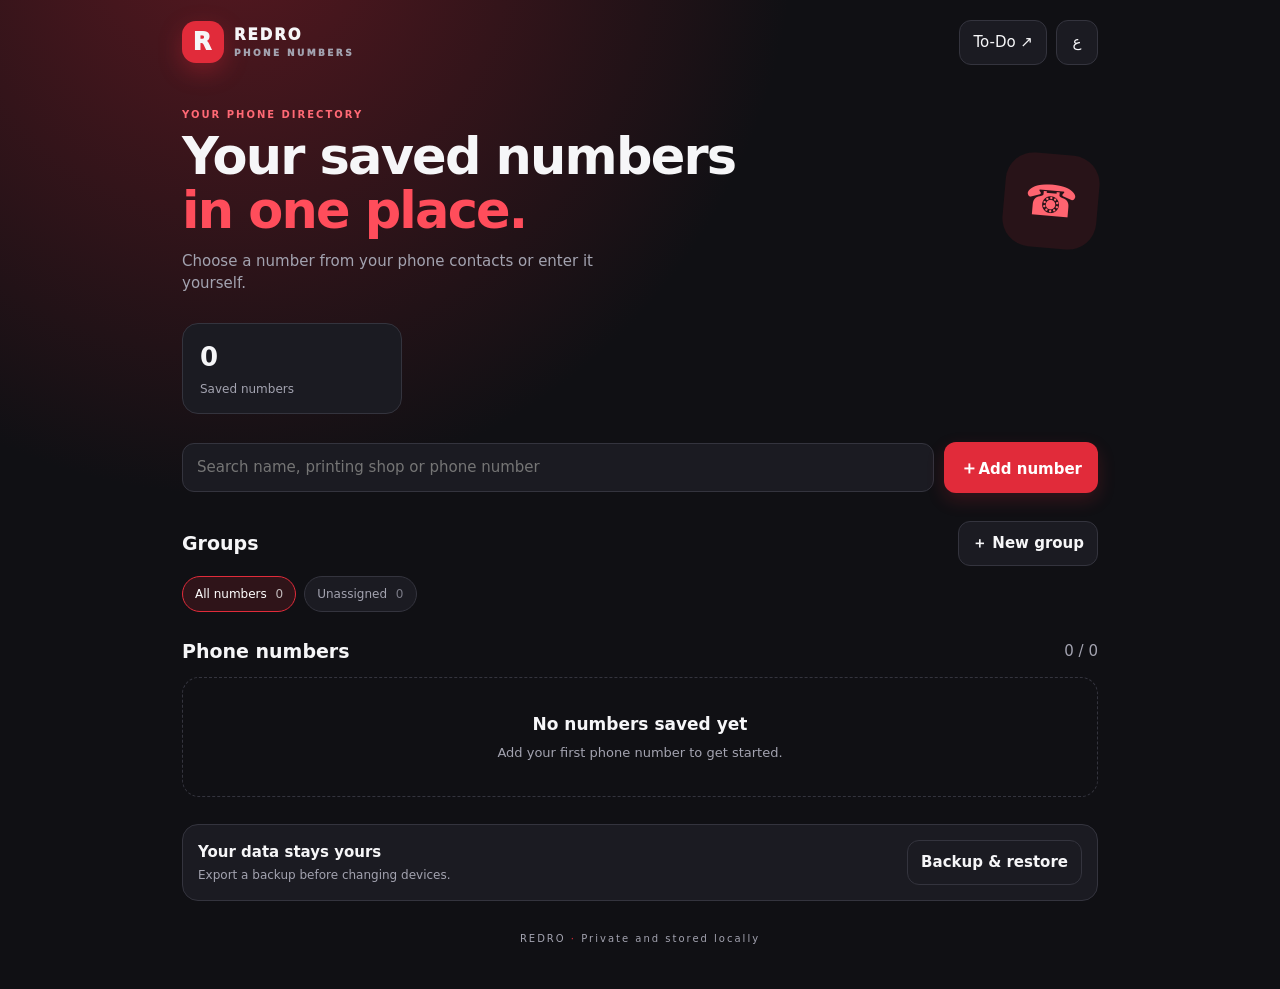
<file: phone-numbers-manager/index.html>
<!doctype html>
<html lang="en">
<head>
<meta charset="utf-8">
<meta name="viewport" content="width=device-width,initial-scale=1,viewport-fit=cover">
<meta name="theme-color" content="#d92332">
<meta name="description" content="Redro Phone Numbers Manager">
<title>Redro Phone Numbers Manager</title>
<link rel="manifest" href="./manifest.webmanifest">
<link rel="icon" href="./icons/icon.svg" type="image/svg+xml">
<link rel="stylesheet" href="./styles.css">
</head>
<body>
<div class="shell">
<header class="topbar"><a class="brand" href="./"><span class="brandmark">R</span><span>REDRO<small>PHONE NUMBERS</small></span></a><div class="top-actions"><a class="todo-link" href="../">To-Do ↗</a><button id="languageBtn" class="icon-btn" type="button">ع</button><button id="installBtn" class="icon-btn" type="button" hidden>＋</button></div></header>
<main>
<section class="hero"><div><p class="eyebrow" data-i18n="eyebrow">YOUR PEOPLE, ONE TAP AWAY</p><h1 data-i18n="headline">Keep every number<br><span>within reach.</span></h1><p class="sub" data-i18n="subtitle">Contacts, groups and follow-up tasks in one private place.</p></div><div class="hero-mark">☎</div></section>
<section class="stats single-stat"><article><b id="totalCount">0</b><span data-i18n="contacts">Contacts</span></article></section>
<section class="toolbar"><input id="searchInput" type="search" data-i18n-placeholder="search" placeholder="Search name, shop or number"><button id="addBtn" class="primary" type="button"><span>＋</span><span data-i18n="addContact">Add contact</span></button></section>

<section class="groups-section"><div class="section-title"><h2 data-i18n="groupsTitle">Groups</h2><button id="addGroupBtn" class="secondary" type="button" data-i18n="addGroup">＋ New group</button></div><div id="groupList" class="group-list"></div></section>
<section class="contacts-section"><div class="section-title"><h2 data-i18n="savedContacts">Saved contacts</h2><span id="resultsLabel" class="muted"></span></div><div id="contactList" class="contact-list"></div></section>
<section class="backup-row"><div><strong data-i18n="backupTitle">Your data stays yours</strong><p data-i18n="backupDesc">Export a backup before changing devices.</p></div><button id="manageDataBtn" class="secondary" data-i18n="backup">Backup & restore</button></section>
</main>
<footer>REDRO <span>·</span> <span data-i18n="local">Private and stored locally</span></footer>
</div>
<dialog id="contactDialog" class="dialog"><form id="contactForm" method="dialog"><div class="dialog-head"><div><p class="eyebrow" data-i18n="contactDetails">CONTACT DETAILS</p><h2 id="contactDialogTitle" data-i18n="newContact">New contact</h2></div><button type="button" class="close-btn" data-close="contactDialog">×</button></div><input id="contactId" type="hidden"><div class="picker-row"><button id="pickPhoneContact" type="button" class="secondary" data-i18n="pickPhone">Choose from phone contacts</button><span id="pickerHint" class="muted" data-i18n="pickerHint">Or enter the details manually</span></div><label><span data-i18n="name">Name</span><input id="nameInput" maxlength="90" required autocomplete="name"></label><label><span data-i18n="shopName">Printing shop name</span><input id="shopInput" maxlength="90" autocomplete="organization"></label><div class="phone-fields-label"><span data-i18n="phone">Phone numbers</span><button id="addPhoneBtn" type="button" class="secondary compact" data-i18n="addPhone">＋ Add phone number</button></div><div id="phoneFields" class="phone-fields"></div><label><span data-i18n="chooseGroup">Group (optional)</span><select id="groupSelect"></select></label><p id="formError" class="error"></p><div class="dialog-actions"><button type="button" class="secondary" data-close="contactDialog" data-i18n="cancel">Cancel</button><button type="submit" class="primary" data-i18n="save">Save contact</button></div></form></dialog>
<dialog id="taskDialog" class="dialog"><form id="taskForm" method="dialog"><div class="dialog-head"><div><p class="eyebrow" data-i18n="taskTitle">TASK DETAILS</p><h2 data-i18n="addTask">Add task</h2></div><button type="button" class="close-btn" data-close="taskDialog">×</button></div><input id="taskContactId" type="hidden"><p id="taskContactLabel" class="task-hint"></p><label id="taskPhoneField"><span data-i18n="phoneOptional">Phone number (optional)</span><select id="taskPhoneSelect"></select></label><label><span data-i18n="taskName">Task</span><textarea id="taskTitleInput" rows="3" maxlength="500" required></textarea></label><label><span data-i18n="taskNotes">Notes (optional)</span><textarea id="taskNotesInput" rows="2" maxlength="2000"></textarea></label><div class="field-row"><label><span data-i18n="dueDate">Due date</span><input id="taskDate" type="date" required></label><label><span data-i18n="priority">Priority</span><select id="taskPriority"><option value="low" data-i18n="low">Low</option><option value="medium" selected data-i18n="medium">Medium</option><option value="high" data-i18n="high">High</option></select></label></div><p id="taskFormError" class="error"></p><div class="dialog-actions"><button type="button" class="secondary" data-close="taskDialog" data-i18n="cancel">Cancel</button><button type="submit" class="primary" data-i18n="save">Save task</button></div></form></dialog>
<dialog id="backupDialog" class="dialog"><div class="dialog-head"><div><p class="eyebrow" data-i18n="yourData">YOUR DATA</p><h2 data-i18n="backup">Backup & restore</h2></div><button type="button" class="close-btn" data-close="backupDialog">×</button></div><p class="muted" data-i18n="backupLong">Contacts are stored locally in your browser. Export a backup before switching devices.</p><div class="backup-actions"><button id="exportBtn" class="primary" data-i18n="export">Export backup</button><label class="secondary file-label"><span data-i18n="import">Import backup</span><input id="importInput" type="file" accept=".json,application/json"></label></div><div class="import-mode"><label><input type="radio" name="importMode" value="merge" checked><span data-i18n="merge">Merge with current contacts</span></label><label><input type="radio" name="importMode" value="replace"><span data-i18n="replace">Replace all contacts</span></label></div><p id="backupError" class="error"></p></dialog>
<div id="toast" class="toast" role="status"></div>
<script src="./app.js" defer></script>
<style id="redro-install-style">#redro-install-bar{position:fixed;z-index:2147483000;left:14px;right:14px;bottom:calc(14px + env(safe-area-inset-bottom));display:flex;align-items:center;gap:10px;padding:12px 14px;background:#17171f;color:#fff;border:1px solid #393943;border-radius:16px;box-shadow:0 12px 40px #0007;font:600 14px system-ui;direction:rtl}#redro-install-bar[hidden]{display:none}#redro-install-bar .ri-copy{flex:1;line-height:1.5}#redro-install-bar button{border:0;border-radius:10px;padding:10px 14px;background:#e63243;color:white;font:700 13px system-ui;white-space:nowrap}#redro-install-bar .ri-close{background:#30303a;padding:8px 10px}</style><script id="redro-install-script">(()=>{if(window.matchMedia('(display-mode: standalone)').matches||window.navigator.standalone)return;let deferred=null;const bar=document.createElement('div');bar.id='redro-install-bar';bar.hidden=true;bar.innerHTML='<span class="ri-copy">ثبّت التطبيق على جهازك للوصول إليه بسرعة</span><button type="button" class="ri-action">تثبيت التطبيق</button><button type="button" class="ri-close" aria-label="إغلاق">×</button>';document.body.appendChild(bar);const action=bar.querySelector('.ri-action');const close=()=>bar.hidden=true;bar.querySelector('.ri-close').addEventListener('click',close);const show=()=>{bar.hidden=false};window.addEventListener('beforeinstallprompt',e=>{e.preventDefault();deferred=e;action.textContent='تثبيت التطبيق';show()});window.addEventListener('appinstalled',()=>{deferred=null;close()});action.addEventListener('click',async()=>{if(deferred){const prompt=deferred;deferred=null;await prompt.prompt();const choice=await prompt.userChoice;if(choice.outcome!=='accepted')show();else close();return}const ios=/iphone|ipad|ipod/i.test(navigator.userAgent);const android=/android/i.test(navigator.userAgent);bar.querySelector('.ri-copy').textContent=ios?'للتثبيت: اضغط مشاركة ثم إضافة إلى الشاشة الرئيسية.':android?'افتح قائمة المتصفح ⋮ ثم اختر تثبيت التطبيق أو إضافة إلى الشاشة الرئيسية.':'من قائمة المتصفح اختر Install app أو تثبيت التطبيق إذا كان الخيار متاحاً.';action.textContent='فهمت';action.onclick=close});setTimeout(()=>{if(!deferred){bar.querySelector('.ri-copy').textContent='يمكنك تثبيت هذا التطبيق على جهازك من قائمة المتصفح';action.textContent='طريقة التثبيت';show()}},1800)})();</script></body>
</html>
</file>
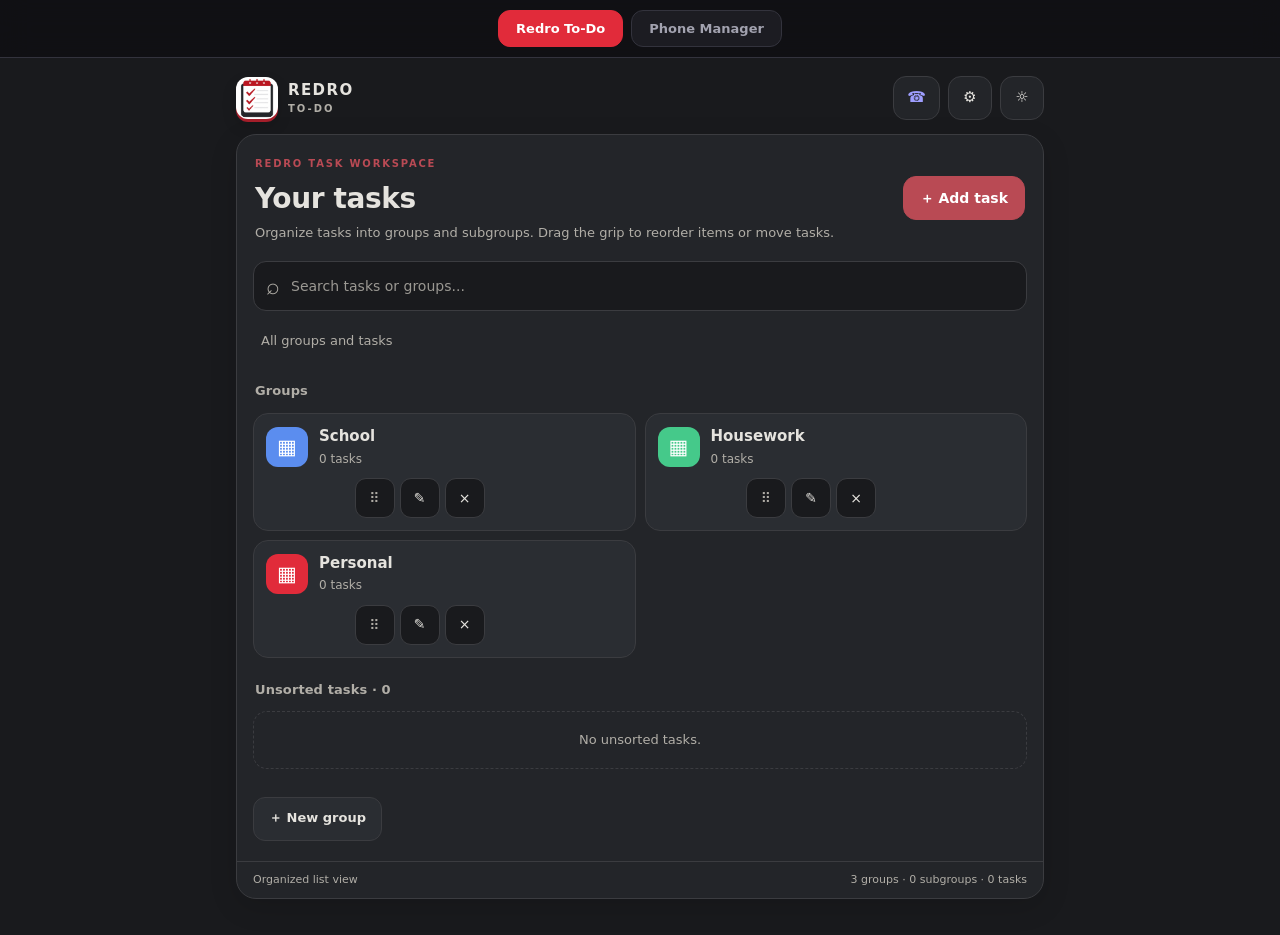
<file: redro-combined.html>
<!doctype html>
<html lang="en">
<head>
<meta charset="utf-8"><meta name="viewport" content="width=device-width,initial-scale=1,viewport-fit=cover"><meta name="theme-color" content="#d92332"><meta name="description" content="Redro To-Do — a fast, private task manager."><title>Redro To-Do</title>
<link rel="manifest" href="manifest.webmanifest"><link rel="icon" type="image/png" sizes="192x192" href="./assets/app-icon-192.png"><link rel="icon" href="./assets/icon.svg" type="image/svg+xml"><link rel="apple-touch-icon" sizes="180x180" href="./assets/apple-touch-icon.png">
<style>
:root{color-scheme:dark;--bg:#111114;--panel:#1c1c22;--panel2:#25252d;--text:#f7f7fa;--muted:#a2a2af;--line:#33333d;--red:#e12b3a;--green:#45c98a;--amber:#f3b64b;--shadow:0 18px 55px #0004}*{box-sizing:border-box}body{margin:0;background:radial-gradient(ellipse at 20% -10%,#5b1821 0,transparent 38%),var(--bg);color:var(--text);font:15px/1.45 system-ui,-apple-system,Segoe UI,sans-serif;min-height:100vh}button,input,textarea,select{font:inherit}button{cursor:pointer;color:inherit}.shell{max-width:1380px;margin:auto;padding:24px clamp(16px,3vw,38px) 110px}.top{display:flex;align-items:center;justify-content:space-between;margin-bottom:34px}.brand{display:flex;gap:10px;align-items:center;font-weight:900;letter-spacing:2px}.mark{display:grid;place-items:center;background:var(--red);border-radius:13px;width:42px;height:42px;font-size:23px;box-shadow:0 8px 25px #e12b3a55}.brand small{display:block;color:var(--muted);font-size:10px;letter-spacing:3px}.icon{border:1px solid var(--line);background:var(--panel);border-radius:12px;padding:10px 13px}.welcome{display:flex;align-items:center;justify-content:space-between;gap:20px;margin-bottom:26px}.eyebrow{font-size:11px;letter-spacing:2px;color:#ff6570;font-weight:800;margin:0 0 7px}.welcome h1{font-size:clamp(30px,6vw,48px);line-height:1.08;margin:0 0 10px;letter-spacing:-1.7px}.welcome h1 span{color:#ff4b59}.muted{color:var(--muted);margin:0}.ring{width:94px;height:94px;flex:none;border-radius:50%;display:grid;place-items:center;background:conic-gradient(var(--red) var(--p,0deg),var(--panel2) 0);position:relative}.ring:before{content:"";position:absolute;inset:7px;background:var(--bg);border-radius:50%}.ring div{z-index:1;text-align:center}.ring b{display:block;font-size:21px}.ring small{font-size:9px;letter-spacing:1px;color:var(--muted)}.stats{display:grid;grid-template-columns:repeat(3,1fr);gap:12px;margin-bottom:32px}.stat,.task,.storage{background:var(--panel);border:1px solid var(--line);border-radius:17px}.stat{padding:16px;display:flex;align-items:center;gap:12px}.stat i{font-style:normal;width:38px;height:38px;display:grid;place-items:center;background:#e12b3a1c;color:#ff6670;border-radius:12px;font-size:20px}.stat:nth-child(2) i{background:#45c98a1c;color:var(--green)}.stat:nth-child(3) i{background:#f3b64b1c;color:var(--amber)}.stat b{display:block;font-size:24px}.stat span{color:var(--muted);font-size:12px}.section{margin:30px 0}.head{display:flex;justify-content:space-between;align-items:center;gap:12px;margin-bottom:14px}.head h2{margin:0;font-size:23px;letter-spacing:-.5px}.redbtn,.subbtn,.chip{border:0;border-radius:12px;padding:11px 15px;font-weight:750}.redbtn{background:var(--red);box-shadow:0 7px 20px #e12b3a33}.subbtn,.chip{background:var(--panel2);border:1px solid var(--line)}.days{display:grid;grid-template-columns:repeat(7,1fr);gap:8px}.day{border:1px solid var(--line);border-radius:14px;background:var(--panel);padding:12px 2px;text-align:center;color:var(--muted)}.day b{display:block;color:var(--text);font-size:17px;margin-top:5px}.day.active{background:var(--red);border-color:var(--red);color:#fff}.day.active b{color:#fff}.tools{display:flex;gap:10px;margin:15px 0}.search{flex:1;min-width:0;background:var(--panel);border:1px solid var(--line);border-radius:13px;padding:12px 14px;color:var(--text);outline:none}.search:focus,input:focus,textarea:focus,select:focus{border-color:#e12b3a;outline:2px solid #e12b3a33}.filters{display:flex;gap:8px;flex-wrap:wrap;margin-bottom:13px}.chip{padding:8px 12px;color:var(--muted)}.chip.active{color:white;background:#e12b3a2b;border-color:#e12b3a}.list{display:grid;gap:10px}.task{padding:15px;display:flex;gap:12px;align-items:flex-start}.task input[type=checkbox]{accent-color:var(--red);width:20px;height:20px;margin-top:2px;flex:none}.taskmain{flex:1;min-width:0}.tasktitle{font-weight:750;overflow-wrap:anywhere}.task.done .tasktitle{text-decoration:line-through;color:var(--muted)}.notes{color:var(--muted);font-size:13px;margin-top:4px;white-space:pre-wrap;overflow-wrap:anywhere}.meta{display:flex;flex-wrap:wrap;gap:7px;margin-top:9px}.tag{font-size:11px;border-radius:8px;padding:4px 8px;background:var(--panel2);color:var(--muted)}.tag.high{color:#ff727c;background:#e12b3a22}.tag.medium{color:var(--amber)}.tag.overdue{color:#ff727c}.taskactions{display:flex;gap:5px}.taskactions button{border:0;background:transparent;color:var(--muted);padding:6px}.empty{padding:34px 10px;text-align:center;color:var(--muted);border:1px dashed var(--line);border-radius:17px}.empty h3{color:var(--text);margin:8px 0}.storage{display:flex;align-items:center;gap:12px;padding:14px;margin-top:25px}.storage .copy{flex:1}.storage small{display:block;color:var(--muted);font-size:12px}.save{color:var(--green);font-size:12px}.bottom{position:fixed;bottom:0;left:0;right:0;display:flex;justify-content:center;background:#151519ed;border-top:1px solid var(--line);backdrop-filter:blur(16px);padding:10px 12px calc(10px + env(safe-area-inset-bottom));z-index:5}.bottomin{width:min(650px,100%);display:flex;justify-content:space-around;align-items:center}.bottom button{border:0;background:none;color:var(--muted);font-size:11px;display:grid;gap:3px;justify-items:center;min-width:52px}.bottom button span{font-size:20px}.bottom .add{background:var(--red);color:white;width:48px;height:48px;border-radius:16px;font-size:27px;display:grid;place-items:center;box-shadow:0 8px 22px #e12b3a44}.modalbg{position:fixed;inset:0;background:#0009;display:grid;place-items:end center;padding:14px;z-index:10}.modal{width:min(560px,100%);background:var(--panel);border:1px solid var(--line);border-radius:24px;padding:23px;box-shadow:var(--shadow);max-height:90vh;overflow:auto}.modalhead{display:flex;justify-content:space-between;align-items:center;margin-bottom:18px}.modal h2{margin:0}.field{display:grid;gap:7px;margin:13px 0;color:var(--muted);font-size:13px}.field input,.field textarea,.field select{width:100%;border:1px solid var(--line);background:var(--bg);color:var(--text);border-radius:12px;padding:12px}.field textarea{min-height:85px;resize:vertical}.formrow{display:grid;grid-template-columns:1fr 1fr;gap:10px}.modalactions{display:flex;gap:10px;margin-top:20px}.modalactions button{flex:1}.hidden{display:none!important}.toast{position:fixed;bottom:90px;left:50%;transform:translateX(-50%);background:#292930;border:1px solid var(--line);padding:11px 17px;border-radius:12px;z-index:20;box-shadow:var(--shadow)}body.light{--bg:#f4f4f7;--panel:#fff;--panel2:#ededf2;--text:#202027;--muted:#70707e;--line:#dedee7;--shadow:0 18px 55px #0002;color-scheme:light;background:radial-gradient(ellipse at 20% -10%,#ffdfe2 0,transparent 38%),var(--bg)}body.light .ring:before{background:var(--bg)}body.light .bottom{background:#ffffffed}@media(min-width:700px){.shell{padding-top:28px}.modalbg{place-items:center}.welcome{margin-top:12px}.task{padding:18px}}@media(max-width:500px){.shell{padding:15px 14px 105px}.top{margin-bottom:25px}.stats{gap:7px}.stat{padding:11px 8px;gap:7px}.stat i{width:31px;height:31px}.stat b{font-size:20px}.stat span{font-size:11px}.ring{width:78px;height:78px}.days{gap:4px}.day{font-size:11px;padding:10px 0}.day b{font-size:15px}.head h2{font-size:20px}.tools{flex-wrap:wrap}.search{flex-basis:100%}.taskactions{flex-direction:column}.formrow{grid-template-columns:1fr}.welcome h1{font-size:34px}}
.stats,.section:has(#days),.bottom,.ring,#classicList{display:none}.shell{padding-bottom:35px}.welcome{margin-bottom:22px}.storage{margin-top:20px}.taskactions button{font-size:18px}@media(max-width:500px){.shell{padding-bottom:25px}.welcome h1{font-size:34px}}\n.blockboard{margin:22px 0 30px}.boardhead{display:flex;align-items:center;justify-content:space-between;gap:12px;margin-bottom:14px}.boardhead h2{margin:0;font-size:23px}.boardhint{color:var(--muted);font-size:12px;margin:5px 0 0}.blockgrid{display:grid;grid-template-columns:repeat(auto-fit,minmax(min(270px,100%),1fr));gap:16px;align-items:stretch}.bigblock{min-height:145px;text-align:left;border:1px solid var(--line);border-radius:20px;padding:18px;background:linear-gradient(145deg,#292930,var(--panel));box-shadow:0 8px 20px #0002;transform:translateZ(0);transition:transform .18s ease,border-color .18s,box-shadow .18s;animation:blockIn .22s ease both;will-change:transform}.bigblock:before{content:'';display:block;width:38px;height:38px;border-radius:13px;background:var(--blockcolor,#e12b3a);opacity:.8;margin-bottom:12px}.bigblock:hover{transform:translateY(-3px);border-color:var(--blockcolor,#e12b3a);box-shadow:0 13px 26px #0003}.bigblock strong{display:block;font-size:18px}.blockcount{display:block;color:var(--muted);font-size:12px;margin-top:5px}.bigblock.dragover,.dropzone.dragover{border-color:var(--green);box-shadow:0 0 0 3px #45c98a33;transform:scale(1.015)}.boardpanel{border:1px solid var(--line);border-radius:19px;background:#17171c;padding:15px;margin-top:15px;animation:blockIn .25s ease both}.boardpanelhead{display:flex;align-items:center;gap:10px;flex-wrap:wrap}.boardpanelhead h3{margin:0;font-size:19px;flex:1}.dropzone{border:1px dashed #555560;border-radius:15px;padding:14px;color:var(--muted);text-align:center;font-size:12px;transition:background .2s,border-color .2s,transform .2s}.dropzone strong{display:block;color:var(--text);font-size:13px}.loosezone{margin-top:12px}.blocksmallgrid{display:grid;grid-template-columns:repeat(auto-fit,minmax(min(245px,100%),1fr));gap:12px;margin-top:16px}.smallblock{display:flex;flex-direction:column;align-items:stretch;gap:10px;min-width:0;min-height:100px;padding:12px;border-radius:15px;border:1px solid var(--line);background:linear-gradient(150deg,var(--panel2),var(--panel));box-shadow:0 4px 12px #0002;animation:blockIn .18s ease both;transition:transform .16s ease,border-color .16s,opacity .16s,box-shadow .16s;cursor:grab;touch-action:pan-y}.smallblock:hover{transform:translateY(-2px);border-color:#777;box-shadow:0 8px 18px #0002}.smallblock.dragging{opacity:.35;transform:scale(.97)}.smallblock.doneblock .smalltitle{text-decoration:line-through;color:var(--muted)}.smallcontent{min-width:0;flex:1;cursor:pointer}.smalltitle{font-weight:750;overflow-wrap:anywhere}.smallmeta{font-size:12px;color:var(--muted);margin-top:6px}.smallnotes{font-size:13px;line-height:1.45;color:var(--muted);white-space:pre-wrap;overflow-wrap:anywhere;display:-webkit-box;-webkit-line-clamp:3;-webkit-box-orient:vertical;overflow:hidden;margin-top:7px}.smallstate{font-size:11px;font-weight:750;color:var(--green);margin-top:7px}.smalltools{display:flex;align-items:center;gap:7px;margin-top:auto}.smalltoggle{width:38px;min-width:38px;height:36px;border-radius:11px;border:1px solid var(--line);background:var(--panel2);font-size:20px;font-weight:800;line-height:1}.smalltoggle.isdone{color:var(--green);border-color:var(--green)}.smallmove{min-width:0;flex:1;width:100%;height:36px;border:1px solid var(--line);border-radius:10px;padding:0 7px;background:var(--panel2);color:var(--text);font-size:12px}.blockactions{display:flex;gap:6px}.blockactions button{border:1px solid var(--line);background:var(--panel2);border-radius:10px;padding:8px}.emptyblocks{color:var(--muted);padding:20px 10px;text-align:center;border:1px dashed var(--line);border-radius:14px}@keyframes blockIn{from{opacity:0;transform:translateY(9px) scale(.98)}to{opacity:1;transform:translateY(0) scale(1)}}@media(max-width:500px){.blockgrid{grid-template-columns:repeat(2,minmax(0,1fr));gap:9px}.bigblock{padding:13px;min-height:125px}.bigblock strong{font-size:15px}.blocksmallgrid{grid-template-columns:repeat(2,minmax(0,1fr));gap:8px}.smallblock{padding:9px}.smalltools{gap:5px}.smalltoggle{width:34px;min-width:34px;height:34px}.smallmove{height:34px;font-size:11px}.boardpanel{padding:11px}}@media(prefers-reduced-motion:reduce){*,*::before,*::after{animation-duration:.01ms!important;animation-iteration-count:1!important;transition-duration:.01ms!important;scroll-behavior:auto!important}}.boardhint{line-height:1.6}.taskgroupheading{font-size:14px;color:var(--muted);margin:20px 0 0;font-weight:800}.completedgrid .smallblock{opacity:.82;border-color:#315846}.completedempty{margin-bottom:6px}.blockactions button:disabled{opacity:.3;cursor:not-allowed}@media(min-width:900px){.blocksmallgrid{grid-template-columns:repeat(auto-fit,minmax(260px,1fr))}}
/* REDRO DEPTH SYSTEM — true layered 3D surfaces */
:root{--depth-shadow:0 18px 0 #08080c,0 25px 38px #0007;--depth-edge:#09090d}
body{perspective:1400px;background-image:radial-gradient(ellipse at 12% 4%,#6c1c2b 0,transparent 34%),radial-gradient(ellipse at 90% 42%,#242047 0,transparent 38%),linear-gradient(145deg,#101015,#17151d 55%,#0d0d12);background-attachment:fixed}
.shell{transform-style:preserve-3d}
.top,.welcome,.blockboard,.section,.storage,.modal,.settings,.boardpanel{transform-style:preserve-3d}
.mark{transform:translateZ(24px) rotateY(-8deg) rotateX(5deg);box-shadow:0 5px 0 #841522,0 11px 20px #0006}
button,.subbtn,.redbtn,.chip,.icon,.save{transform-style:preserve-3d;transition:transform .2s ease,box-shadow .2s ease,filter .2s ease}
button:hover,.subbtn:hover,.redbtn:hover,.chip:hover,.icon:hover{transform:translateY(-3px) translateZ(8px) rotateX(2deg);filter:brightness(1.08)}
button:active,.subbtn:active,.redbtn:active{transform:translateY(2px) translateZ(-2px) scale(.985)}
.bigblock{position:relative;isolation:isolate;transform-style:preserve-3d;transform:rotateX(4deg) rotateY(-2deg) translateZ(0);box-shadow:0 9px 0 #0b0b10,0 15px 22px #0006,inset 0 1px #ffffff12;background:linear-gradient(145deg,#363640 0%,#222229 48%,#19191f 100%)}
.bigblock:after{content:"";position:absolute;inset:8px 5px -10px;z-index:-2;border-radius:20px;background:linear-gradient(145deg,var(--blockcolor,#e12b3a),#101014 72%);transform:translateZ(-12px);filter:brightness(.65);pointer-events:none}
.bigblock:before{position:relative;transform:translateZ(24px) rotateY(-8deg) rotateX(5deg);box-shadow:0 5px 0 color-mix(in srgb,var(--blockcolor,#e12b3a),#000 45%),0 9px 14px #0005}
.bigblock strong,.bigblock .blockcount{position:relative;transform:translateZ(20px);text-shadow:0 2px 0 #0004}
.bigblock:hover{transform:translateY(-7px) translateZ(12px) rotateX(0deg) rotateY(0deg);box-shadow:0 12px 0 #0b0b10,0 24px 32px #0008,inset 0 1px #ffffff18}
.bigblock.dragover{transform:translateZ(18px) rotateX(-2deg) scale(1.02)}
.smallblock{position:relative;isolation:isolate;transform-style:preserve-3d;transform:rotateX(2deg);background:linear-gradient(145deg,#30303a 0%,#222229 55%,#1b1b22 100%);box-shadow:0 6px 0 #0a0a0e,0 11px 20px #0005,inset 0 1px #ffffff12}
.smallblock:before{content:"";position:absolute;inset:4px 3px -7px;z-index:-1;border-radius:15px;background:linear-gradient(140deg,#15151a,#08080b);transform:translateZ(-8px);pointer-events:none}
.smallcontent{transform:translateZ(12px)}
.smalltools{transform:translateZ(15px)}
.smalltoggle,.smallmove{box-shadow:0 3px 0 #0b0b0f,0 5px 9px #0004}
.smallblock:hover{transform:translateY(-5px) translateZ(8px) rotateX(0deg) rotateY(-1deg);box-shadow:0 9px 0 #0a0a0e,0 18px 26px #0007,inset 0 1px #ffffff18}
.boardpanel{background:linear-gradient(145deg,#24242d,#141419);box-shadow:0 10px 0 #08080c,0 18px 32px #0006,inset 0 1px #ffffff10;transform:translateZ(8px)}
.dropzone{transform:translateZ(5px);box-shadow:inset 0 4px 12px #0004,0 4px 0 #09090d}
.stat,.task,.day,.storage,.modal,.settingspanel{transform-style:preserve-3d;box-shadow:0 6px 0 #0a0a0e,0 12px 24px #0004}
input,textarea,select{box-shadow:inset 0 3px 8px #0003,0 3px 0 #09090d}
.modalbg{perspective:1200px}
.modal{transform:rotateX(2deg) translateZ(20px);box-shadow:0 12px 0 #08080c,0 30px 70px #0009}
@media(max-width:600px){body{perspective:900px}.bigblock{transform:rotateX(3deg)}.smallblock{transform:rotateX(1.5deg)}.bigblock:hover,.smallblock:hover{transform:translateY(-3px) translateZ(5px)}}
@media(prefers-reduced-motion:reduce){.bigblock,.smallblock,.mark,.modal{transform:none!important}}

/* Actual WebGL 3D workspace */
/* Keep the functional task controls available below the 3D view as a permanent fallback. */
.world3d{position:relative;margin:8px 0 30px;min-width:0;perspective:1200px;border:1px solid #41404e;border-radius:26px;overflow:hidden;background:linear-gradient(160deg,#22212d 0%,#121219 52%,#0a0a10 100%);box-shadow:0 12px 0 #08080c,0 28px 55px #0008,inset 0 1px #ffffff18}
.world3d:before{content:"";position:absolute;inset:0;pointer-events:none;background:radial-gradient(ellipse at 50% 40%,#50324c55,transparent 58%),linear-gradient(125deg,#ffffff07,transparent 40%);z-index:0}
.worldhud{position:relative;z-index:2;display:flex;justify-content:space-between;align-items:center;gap:14px;padding:20px 22px 12px}
.worldeyebrow{font-size:10px;font-weight:900;letter-spacing:2.3px;color:#ff7b86}.worldhud h2{font-size:clamp(20px,3vw,30px);margin:5px 0 4px;letter-spacing:-.6px}.worldhud p{color:#b7b5c6;font-size:12px;margin:0;max-width:560px;line-height:1.5}.worldactions{display:flex;gap:8px;flex-wrap:wrap;justify-content:flex-end}.worldbtn{border:1px solid #545260;border-radius:12px;padding:10px 13px;background:linear-gradient(145deg,#373541,#20202a);box-shadow:0 4px 0 #0b0b10,0 8px 15px #0004;font-weight:750;font-size:12px;white-space:nowrap}.worldbtn.primary{background:linear-gradient(145deg,#ff5362,#b81931);border-color:#ff7b86;box-shadow:0 4px 0 #65101c,0 8px 16px #0005}.worldbtn:hover{transform:translateY(-2px) translateZ(8px)}.worldcanvas{height:clamp(390px,60vw,690px);position:relative;z-index:1;touch-action:none;cursor:grab;outline:none}.worldcanvas:active{cursor:grabbing}.worldcanvas canvas{display:block;width:100%;height:100%;touch-action:none}.worldloading{position:absolute;inset:0;display:grid;place-items:center;color:#d5d1e3;font-size:14px;pointer-events:none}.worldfooter{position:relative;z-index:2;display:flex;justify-content:space-between;gap:10px;padding:12px 20px 16px;color:#aaa7bb;font-size:11px;border-top:1px solid #ffffff0c;background:#0d0d13aa}.world3d[dir=rtl] .worldhud{flex-direction:row-reverse}.world3d[dir=rtl] .worldfooter{direction:rtl}
@media(max-width:600px){.worldhud{align-items:flex-start;flex-direction:column;padding:16px 14px 10px}.worldactions{width:100%;justify-content:flex-start}.worldbtn{padding:9px 11px}.worldcanvas{height:460px}.worldfooter{padding:10px 13px;font-size:10px}.worldhud p{font-size:11px}}
body.light .world3d{background:linear-gradient(160deg,#e7e5f1,#d8d7e7 55%,#c9c9dc);border-color:#b0aec5;box-shadow:0 10px 0 #8c8ba0,0 22px 45px #0002,inset 0 1px #ffffffaa}.world3d[dir=rtl]{direction:rtl}
/* Keep the physics workspace as the primary interface; hide the retired block/list UI. */
.welcome,.blockboard,.storage,.section:has(#days),.stats,#classicList,.bottom{display:none!important}
.shell{max-width:1100px;padding:12px clamp(10px,2vw,22px) 18px}
.top{margin-bottom:12px}
.world3d{margin:0;min-height:calc(100dvh - 88px);display:flex;flex-direction:column}
.worldcanvas{flex:1;min-height:430px;height:auto}
.worldgroup-panel{position:absolute;z-index:6;left:12px;right:12px;top:12px;max-width:420px;max-height:calc(100% - 24px);overflow:auto;margin:auto;padding:16px;border:1px solid #5c596d;border-radius:18px;background:#1a1924f5;box-shadow:0 16px 45px #000a;backdrop-filter:blur(14px)}
.worldgroup-head{display:flex;align-items:center;gap:10px;margin-bottom:12px}.worldgroup-head h3{flex:1;margin:0;font-size:18px}.worldgroup-close,.worldgroup-add,.worldgroup-task{border:1px solid #4b4958;border-radius:10px;background:#292833;color:#fff;padding:9px 11px}.worldgroup-add{background:#d92342;border-color:#ff6577}.worldgroup-items{display:grid;gap:8px}.worldgroup-task{width:100%;text-align:left;display:flex;align-items:center;gap:9px}.worldgroup-task span:first-child{flex:1;overflow-wrap:anywhere}.worldgroup-task small{color:#aaa}.worldgroup-empty{color:#b7b5c6;padding:14px 2px;font-size:13px}
@media(max-width:600px){.shell{padding:8px 8px 12px}.top{margin:0 4px 10px}.world3d{min-height:calc(100dvh - 62px);border-radius:20px}.worldhud{flex-direction:row;align-items:center;flex-wrap:wrap}.worldhud>div:first-child{width:100%}.worldactions{width:100%;justify-content:flex-start}.worldcanvas{min-height:420px;height:auto;flex:1}.worldfooter{padding:10px}}


/* Phone-first workspace: readable controls, wide task cards, and less visual clutter. */
@media(max-width:600px){
 .shell{padding:5px 6px 8px;max-width:none}
 .top{margin:0 5px 7px;min-height:42px}
 .mark{width:38px;height:38px;flex:0 0 38px}
 .top h1{font-size:19px;letter-spacing:-.3px}
 .world3d{min-height:calc(100svh - 58px);min-height:calc(100dvh - 58px);border-radius:16px;box-shadow:0 5px 0 #08080c,0 10px 22px #0006}
 .worldhud{padding:12px 11px 9px;gap:8px}
 .worldeyebrow{font-size:9px;letter-spacing:1.6px}
 .worldhud h2{font-size:20px;margin:3px 0}
 .worldhud p{font-size:12px;line-height:1.45}
 .worldactions{display:grid;grid-template-columns:1fr 1fr 46px;gap:8px}
 .worldbtn{min-height:44px;padding:10px 7px;border-radius:12px;font-size:13px;white-space:normal}
 .worldcanvas{min-height:0;height:auto;flex:1;touch-action:none}
 .worldfooter{font-size:10px;padding:9px 11px;flex-wrap:wrap}
 .worldgroup-panel{left:8px;right:8px;top:8px;max-width:none;max-height:calc(100% - 16px);padding:15px;border-radius:16px}
 .worldgroup-head h3{font-size:20px}
 .worldgroup-close,.worldgroup-add,.worldgroup-task{min-height:44px;font-size:14px}
 .worldgroup-items{gap:9px}
}

.worldgroup-actions{display:grid;grid-template-columns:1fr 1fr;gap:8px;margin:0 0 10px}.worldgroup-edit,.worldgroup-delete{min-height:42px;border:1px solid #555261;border-radius:11px;padding:9px 10px;background:#292833;color:#fff;font-size:13px;font-weight:700}.worldgroup-delete{border-color:#8d3544;background:#48202a}.worldgroup-edit:active,.worldgroup-delete:active{transform:scale(.98)}@media(max-width:600px){.worldgroup-actions{gap:9px}.worldgroup-edit,.worldgroup-delete{min-height:46px;font-size:14px}}
@media(max-width:600px){.worldactions{grid-template-columns:1fr 1fr 1fr}.worldbtn{font-size:12px;padding:9px 5px}}

.redro-combined-nav{position:sticky;top:0;z-index:1000;display:flex;justify-content:center;gap:8px;padding:10px 12px;background:#111114ee;border-bottom:1px solid #33333d;backdrop-filter:blur(14px)}
.redro-combined-nav button{border:1px solid #33333d;border-radius:12px;background:#1c1c22;color:#a2a2af;padding:10px 17px;font:700 13px system-ui;cursor:pointer}
.redro-combined-nav button.active{background:#e12b3a;color:#fff;border-color:#e12b3a}
.redro-phone-view{height:calc(100dvh - 58px);min-height:500px;background:#111114}
.redro-phone-view[hidden]{display:none!important}
.redro-phone-view iframe{display:block;width:100%;height:100%;border:0;background:#111114}
body.phone-view-active{overflow:hidden}
@media(max-width:520px){.redro-combined-nav{padding:8px}.redro-combined-nav button{flex:1;padding:11px 8px}}

</style>
<style>.mark{display:block;object-fit:contain;background:#fff;padding:1px;overflow:hidden}</style><style>

/* REDRO MOTION SYSTEM — dynamic, balanced, low-cost */
@keyframes redroEnter{from{opacity:0;transform:translate3d(0,12px,0) scale(.985)}to{opacity:1;transform:translate3d(0,0,0) scale(1)}}
@keyframes redroPop{0%{opacity:0;transform:scale(.94)}70%{transform:scale(1.015)}100%{opacity:1;transform:scale(1)}}
@keyframes redroFade{from{opacity:0}to{opacity:1}}
@keyframes redroSlide{from{opacity:0;transform:translate3d(16px,0,0)}to{opacity:1;transform:translate3d(0,0,0)}}
@keyframes redroToast{from{opacity:0;transform:translate(-50%,8px)}to{opacity:1;transform:translate(-50%,0)}}
:where(button,a,input,select,textarea,[role="button"]){-webkit-tap-highlight-color:transparent}
:where(button,a,[role="button"]){transition:transform .18s ease,background-color .2s ease,border-color .2s ease,box-shadow .2s ease,opacity .18s ease}
:where(button,a,[role="button"]):active{transform:scale(.975)}
:where(input,select,textarea){transition:border-color .18s ease,box-shadow .18s ease}
:where(input,select,textarea):focus-visible{outline:2px solid var(--red,var(--accent,#ef3548));outline-offset:2px}
@media(hover:hover) and (pointer:fine){
 :where(button,a,[role="button"]):hover{filter:brightness(1.045)}
}
@media(prefers-reduced-motion:reduce){
 *,*::before,*::after{animation-duration:.01ms!important;animation-iteration-count:1!important;transition-duration:.01ms!important;scroll-behavior:auto!important}
}

.top{animation:redroFade .3s ease both}
.worldhud{animation:redroEnter .36s ease both}
.worldfooter{animation:redroFade .32s ease .08s both}
.worldbtn{transition:transform .18s ease,filter .18s ease,box-shadow .18s ease}
.worldbtn:active{transform:translateY(2px) scale(.98)}
.worldgroup-panel{animation:redroPop .22s cubic-bezier(.2,.8,.2,1) both}
.worldgroup-task{transition:transform .18s ease,background-color .18s ease,border-color .18s ease}
.worldgroup-task:active{transform:scale(.985)}
.bigblock,.smallblock{animation:redroEnter .3s cubic-bezier(.2,.75,.25,1) both}
.bigblock:nth-child(2),.smallblock:nth-child(2){animation-delay:35ms}
.bigblock:nth-child(3),.smallblock:nth-child(3){animation-delay:70ms}
.bigblock:nth-child(4),.smallblock:nth-child(4){animation-delay:105ms}
.boardpanel{animation:redroEnter .26s ease both}
.modal{animation:redroPop .22s cubic-bezier(.2,.8,.2,1) both}
.toast{animation:redroToast .18s ease both}
@media(hover:hover) and (pointer:fine){
 .bigblock:hover,.smallblock:hover{filter:brightness(1.06)}
}
@media(prefers-reduced-motion:reduce){
 .bigblock,.smallblock,.mark,.modal,.worldgroup-panel{transform:none!important}
}

</style>
</head>
<body>
<nav class="redro-combined-nav" aria-label="Redro apps">
  <button type="button" class="active" data-app-view="tasks">Redro To-Do</button>
  <button type="button" data-app-view="phones">Phone Manager</button>
</nav>
<section id="redroPhoneView" class="redro-phone-view" hidden>
  <iframe id="redroPhoneFrame" title="Redro Phone Manager" loading="lazy"></iframe>
</section>
<div class="shell">
<header class="top"><div class="brand"><img class="mark" src="./assets/brand-icon.png" alt="" aria-hidden="true"><span>REDRO<small>TO-DO</small></span></div><div style="display:flex;gap:8px"><a class="icon" href="#phone-manager" id="openPhoneManager" aria-label="Phone Numbers Manager" title="Phone Numbers Manager" style="text-decoration:none">☎</a><button class="icon" id="settings" aria-label="Settings" title="Settings">⚙</button><button class="icon" id="theme" aria-label="Toggle theme">☼</button></div></header>
<section class="welcome"><div><p class="eyebrow">YOUR TASKS</p><h1>Get things <span>done.</span></h1><p class="muted">All your tasks in one simple list.</p></div><div class="ring" id="ring"><div><b id="percent">0%</b><small>DONE</small></div></div></section>
<section class="stats"><article class="stat"><i>◷</i><div><b id="remaining">0</b><span>To do</span></div></article><article class="stat"><i>✓</i><div><b id="completed">0</b><span>Completed</span></div></article><article class="stat"><i>!</i><div><b id="overdue">0</b><span>Overdue</span></div></article></section>
<section class="section"><div class="head"><div><p class="eyebrow">PLAN AHEAD</p><h2>Pick your day</h2></div><button class="subbtn" id="todayBtn">Today ↗</button></div><div class="days" id="days"></div></section>
<section id="world3d" class="world3d" aria-label="2D task world">
  <div class="worldhud"><div><span class="worldeyebrow">REDRO TASK WORKSPACE</span><h2 id="worldTitle">Your tasks</h2><p id="worldHelp">Keep big blocks, medium blocks, and tasks organized.</p></div><div class="worldactions"><button id="worldAddGroup" class="worldbtn">＋ Big cube</button><button id="worldAddMedium" class="worldbtn">＋ Medium</button><button id="worldAddTask" class="worldbtn primary">＋ Add task</button><button id="worldReset" class="worldbtn" title="Reset blocks">↻</button></div></div>
  <div class="workspace-search" role="search">
    <span class="workspace-search-icon" aria-hidden="true">⌕</span>
    <input id="workspaceSearch" type="search" placeholder="Search tasks or groups..." aria-label="Search tasks, groups, and subgroups" autocomplete="off" spellcheck="false">
    <button id="clearWorkspaceSearch" type="button" aria-label="Clear search" title="Clear search" hidden>×</button>
  </div>
  <div id="worldCanvas" class="worldcanvas"><div class="worldloading" id="worldLoading">Loading your tasks…</div></div>
  <div class="worldfooter"><span id="worldPhysics">Organized list view</span><span id="worldCounts">0 groups · 0 tasks</span></div>
</section><section class="blockboard" id="blockboard"><div class="boardhead"><div><h2>Your blocks</h2><p class="boardhint">Drag a task block into a category. Tap a category to open it.</p></div><button class="redbtn" id="addCategory">＋ Big block</button></div><div id="categoryBoard" class="blockgrid"></div><div id="categoryDetail" class="boardpanel hidden"></div><div id="loosePanel" class="boardpanel"><div class="boardpanelhead"><h3>Loose task blocks</h3><span id="looseCount" class="boardtiny">0 tasks</span><button class="subbtn" id="addBlockTask">＋ Task block</button></div><div class="dropzone loosezone" id="looseDrop"><strong>Drop tasks here</strong><span>Drag a task out of a category to move it here</span></div><div id="looseBlocks" class="blocksmallgrid"></div></div></section><section class="section" id="classicList"><div class="head"><div><p class="eyebrow">YOUR LIST</p><h2 id="listTitle">All tasks</h2></div><button class="subbtn" id="backup">Backup ↓</button></div><div class="tools"><input class="search" id="search" type="search" placeholder="⌕  Search tasks..."><button class="subbtn" id="add">＋ Add task</button></div><div class="filters" id="filters"><button class="chip active" data-filter="all">All tasks</button><button class="chip" data-filter="active">To do</button><button class="chip" data-filter="completed">Completed</button></div><div class="list" id="list"></div><div class="empty hidden" id="empty"><div style="font-size:30px">✓</div><h3>A fresh start.</h3><p>Add a task and make today count.</p><button class="redbtn" id="emptyAdd">＋ Add your first task</button></div></section>
<section class="storage"><span style="font-size:22px">⌑</span><span class="copy"><b>Your tasks stay yours.</b><small>Saved on this device · tap Saved to restore a backup</small></span><span class="save" id="saved">Saved</span></section>
</div><nav class="bottom"><div class="bottomin"><button id="navToday" aria-pressed="true"><span>⌂</span>All tasks</button><button class="add" id="navAdd" aria-label="Add task">＋</button><button id="navCompleted" aria-pressed="false"><span>✓</span>Completed</button></div></nav>
<div class="modalbg hidden" id="modalbg"><form class="modal" id="form"><div class="modalhead"><div><p class="eyebrow">MAKE IT HAPPEN</p><h2 id="modalTitle">Add a task</h2></div><button class="icon" type="button" id="close">✕</button></div><label class="field">Task<textarea id="title" rows="4" placeholder="Write the task here. No separate title needed." style="min-height:110px;resize:vertical"></textarea></label><label class="field" for="notes">Notes (optional)<textarea id="notes" rows="3" placeholder="Add a little detail..."></textarea></label><div class="formrow"><label class="field">Due date<input id="date" type="date" required></label><label class="field">Priority<select id="priority"><option value="low">Low</option><option value="medium" selected>Medium</option><option value="high">High</option></select></label></div><label class="field" for="taskPhone">Phone number (optional)<select id="taskPhone"><option value="">No phone number</option></select></label><div class="modalactions"><button type="button" class="subbtn hidden" id="delete">Delete</button><button class="redbtn" type="submit">Save task ↗</button></div></form></div><div class="modalbg hidden" id="settingsBg"><section class="modal" role="dialog" aria-modal="true" aria-labelledby="settingsTitle"><div class="modalhead"><div><p class="eyebrow" data-i18n="SETTINGS">SETTINGS</p><h2 id="settingsTitle" data-i18n="Settings">Settings</h2></div><button class="icon" type="button" id="closeSettings" aria-label="Close settings">✕</button></div><label class="field" for="language" data-i18n="Language">Language</label><select id="language" class="search language-select" aria-label="Language" style="width:100%"><option value="en">English</option><option value="ar">العربية</option></select><p class="muted settings-hint" data-i18n="Choose your language. The layout direction updates automatically.">Choose your language. The layout direction updates automatically.</p><section style="margin-top:18px;padding:16px;border:1px solid var(--line);border-radius:18px;background:linear-gradient(135deg,var(--panel),#3a1820)"><p class="eyebrow" data-i18n="ANOTHER_REDRO_APP">ANOTHER REDRO APP</p><h3 style="margin:6px 0" data-i18n="Try Aleppo Center Cash">Try Aleppo Center Cash</h3><p class="muted" style="line-height:1.6;margin:0 0 12px" data-i18n="Manage customer accounts, payments and balances with Aleppo Center Cash.">Manage customer accounts, payments and balances with Aleppo Center Cash.</p><a href="https://aleppo-center-cash.vercel.app/" target="_blank" rel="noopener noreferrer" class="redbtn" style="display:block;text-align:center;text-decoration:none" data-i18n="Try Aleppo Center Cash ↗">Try Aleppo Center Cash ↗</a></section><div class="modalactions"><button type="button" class="redbtn" id="closeSettingsDone" data-i18n="Done">Done</button></div></section></div><div class="toast hidden" id="toast"></div><input class="hidden" type="file" id="importFile" accept=".json,application/json">
<script>
(()=>{'use strict';const sharedChannel='BroadcastChannel'in window?new BroadcastChannel('redro-shared-data'):null;sharedChannel?.addEventListener('message',event=>{if(event.data?.type==='tasks-updated')load()});const $=id=>document.getElementById(id);
const translations={
"Your 3D task world":"عالم مهامك ثلاثي الأبعاد","Drag cubes, lift them, and stack them. Rotate the view to explore.":"اسحب المكعبات وارفعها وضع بعضها فوق بعض. أدر المشهد لاستكشافه.","3D rendering + gravity + collisions enabled":"تم تفعيل العرض ثلاثي الأبعاد والجاذبية والتصادم","3D engine unavailable":"محرك 3D غير متاح","3D engine could not load. Check your internet connection and refresh.":"تعذّر تحميل محرك 3D. تحقق من الإنترنت ثم حدّث الصفحة.","Selected group":"المجموعة المحددة","groups":"مجموعات","Physics loading…":"جارٍ تحميل الفيزياء…","REDRO SPATIAL WORKSPACE":"مساحة Redro ثلاثية الأبعاد","Your 3D task world":"عالم مهامك ثلاثي الأبعاد","＋ Big cube":"＋ مكعب كبير","＋ Task cube":"＋ مكعب مهمة","Reset camera":"إعادة ضبط الكاميرا","Your blocks":"مكعباتك","Drag a task block into a category. Tap a category to open it.":"اسحب المهمة إلى مكعب لتجميعها، واضغط على المكعب لفتح مهامه.","＋ Big block":"＋ مكعب كبير","Loose task blocks":"مكعبات المهام غير المصنفة","0 tasks":"لا توجد مهام","tasks":"مهام","＋ Task block":"＋ مكعب مهمة","Drop tasks here":"أفلت المهام هنا","Drag a task out of a category to move it here":"اسحب المهمة من مكعبها إلى هنا لنقلها","Drag loose task blocks into this category":"اسحب مكعبات المهام غير المصنفة إلى هذا المكعب","Drag big blocks to reorder them. All tasks in this block stay together.":"اسحب المكعبات الكبيرة لتغيير ترتيبها؛ وستبقى كل مهام كل مكعب ضمنه.","No unfinished tasks. Add a new task or check completed tasks below.":"لا توجد مهام غير مكتملة. أضف مهمة جديدة أو راجع المهام المكتملة أدناه.","Completed tasks will appear here.":"ستظهر المهام المكتملة هنا.","← Back":"← رجوع","Rename block":"إعادة تسمية المكعب","Delete block":"حذف المكعب","Move block earlier":"تحريك المكعب للأعلى","Move block later":"تحريك المكعب للأسفل","Name this big block (e.g. School, Housework):":"اكتب اسم المكعب الكبير (مثل الدراسة أو أعمال المنزل):","Category name":"اسم المكعب","Delete this category? Tasks will become loose blocks.":"هل تريد حذف هذا المكعب؟ ستعود مهامه إلى المكعبات غير المصنفة.","Tap to edit":"اضغط للتعديل","Moved out of category":"نُقلت المهمة خارج المكعب","Moved to ":"نُقلت إلى ","English":"الإنجليزية","Arabic":"العربية","Upcoming tasks":"المهام القادمة","Today's tasks":"مهام اليوم","My day":"يومي","All tasks":"كل المهام","Your tasks stay yours.":"مهامك تبقى خاصة بك.","Saved on this device · tap Saved to restore a backup":"محفوظة على هذا الجهاز · اضغط على «تم الحفظ» لاستعادة نسخة احتياطية","All your tasks in one simple list.":"كل مهامك في قائمة واحدة بسيطة.","YOUR TASKS":"مهامك","Get things":"أنجز","done.":"المهام.","DONE":"مكتمل","Completed":"مكتملة","Overdue":"متأخرة","PLAN AHEAD":"خطط مسبقًا","Pick your day":"اختر يومك","Today ↗":"اليوم ↗","YOUR LIST":"قائمتك","Backup ↓":"نسخة احتياطية ↓","＋ Add task":"＋ أضف مهمة","To do":"قيد التنفيذ","A fresh start.":"بداية جديدة.","Add a task and make today count.":"أضف مهمة واجعل يومك مثمرًا.","＋ Add your first task":"＋ أضف أول مهمة","MAKE IT HAPPEN":"لننجزها","Add a task":"أضف مهمة","Task name":"اسم المهمة","What needs to get done?":"ما الذي تريد إنجازه؟","Notes (optional)":"ملاحظات (اختياري)","Add a little detail...":"أضف بعض التفاصيل...","Due date":"تاريخ الاستحقاق","Priority":"الأولوية","Low":"منخفضة","Medium":"متوسطة","High":"عالية","Delete":"حذف","Save task ↗":"حفظ المهمة ↗","Settings":"الإعدادات","SETTINGS":"الإعدادات","Language":"اللغة","ANOTHER_REDRO_APP":"تطبيق آخر من Redro","Try Aleppo Center Cash":"جرّب Aleppo Center Cash","Manage customer accounts, payments and balances with Aleppo Center Cash.":"أدر حسابات العملاء والدفعات والأرصدة باستخدام Aleppo Center Cash.","Try Aleppo Center Cash ↗":"تجربة Aleppo Center Cash ↗","Language changes the app text and layout direction.":"يغيّر اختيار اللغة نصوص التطبيق واتجاه التخطيط.","Done":"تم","All":"الكل","Saved":"تم الحفظ","YOUR TASKS":"مهامك","Get things":"أنجز","done.":"المهام.","All your tasks in one simple list.":"كل مهامك في قائمة بسيطة واحدة.",
"PLAN AHEAD":"خطط مسبقًا","Pick your day":"اختر يومك","Today ↗":"اليوم ↗","YOUR LIST":"قائمتك","All tasks":"كل المهام","Backup ↓":"نسخة احتياطية ↓","⌕  Search tasks...":"⌕  ابحث عن المهام...","＋ Add task":"＋ أضف مهمة","To do":"قيد التنفيذ","Completed":"مكتملة","A fresh start.":"بداية جديدة.","Add a task and make today count.":"أضف مهمة واجعل يومك مثمرًا.","＋ Add your first task":"＋ أضف أول مهمة","Your tasks stay yours.":"مهامك تبقى خاصة بك.","Saved":"تم الحفظ","tap to restore a backup":"اضغط لاستعادة نسخة احتياطية",
"MAKE IT HAPPEN":"لننجزها","Task name":"اسم المهمة","What needs to get done?":"ما الذي تريد إنجازه؟","Notes (optional)":"ملاحظات (اختياري)","Add a little detail...":"أضف بعض التفاصيل...","Due date":"تاريخ الاستحقاق","Priority":"الأولوية","Low":"منخفضة","Medium":"متوسطة","High":"عالية","Delete":"حذف","Save task ↗":"حفظ المهمة ↗","Settings":"الإعدادات","SETTINGS":"الإعدادات","Language":"اللغة","Language changes the app text and layout direction.":"يغيّر اختيار اللغة نصوص التطبيق واتجاه التخطيط.","Done":"تم","All":"الكل","Added · ":"أُضيفت · ","Due · ":"الاستحقاق · ","Overdue · ":"متأخرة · "," priority":" الأولوية","Created · ":"تاريخ الإنشاء · ","Created date unavailable":"تاريخ الإنشاء غير متاح","date unavailable":"تاريخ الإنشاء غير متاح","Low priority":"أولوية منخفضة","Medium priority":"أولوية متوسطة","High priority":"أولوية عالية","Task added":"تمت إضافة المهمة","Task updated":"تم تحديث المهمة","Task deleted":"تم حذف المهمة","Backup downloaded":"تم تنزيل النسخة الاحتياطية","Backup restored":"تمت استعادة النسخة الاحتياطية","That backup file is not valid":"ملف النسخة الاحتياطية غير صالح","Mark ":"تحديد "," complete":" كمكتملة","Move task":"نقل المهمة","No folder":"بدون مجلد","Mark complete":"تحديد كمكتملة","Mark active":"إعادتها لقيد التنفيذ","Task completed":"اكتملت المهمة","Task marked active":"أُعيدت المهمة لقيد التنفيذ","Task moved to folder":"نُقلت المهمة إلى المجلد","Task moved to loose tasks":"أُعيدت المهمة إلى القائمة","Block order updated":"تم تحديث ترتيب المجلدات","＋ Add task in this block":"＋ أضف مهمة داخل هذا المكعب","Active tasks":"المهام غير المكتملة","Completed tasks":"المهام المكتملة","Edit task":"تعديل المهمة","Overdue":"متأخرة","Due":"الاستحقاق"
};
Object.assign(translations,{
  "Groups":"المجموعات","Group":"مجموعة","Subgroups":"المجموعات الفرعية","Subgroup":"مجموعة فرعية",
  "Unsorted tasks":"المهام غير المصنفة","All groups and tasks":"كل المجموعات والمهام",
  "Tasks in this group":"مهام هذه المجموعة","Tasks in this subgroup":"مهام هذه المجموعة الفرعية",
  "Showing this group and its tasks.":"تعرض هذه الصفحة مهام المجموعة ومجموعاتها الفرعية.",
  "Only tasks in this subgroup are shown.":"تظهر هنا مهام هذه المجموعة الفرعية فقط.",
  "Organize tasks into groups, subgroups, and simple task cards.":"نظّم مهامك في مجموعات ومجموعات فرعية وبطاقات واضحة.",
  "Name this subgroup:":"اكتب اسم المجموعة الفرعية:","Group name":"اسم المجموعة",
  "Rename":"إعادة تسمية","Delete":"حذف","Move group up":"نقل المجموعة للأعلى","Move group down":"نقل المجموعة للأسفل",
  "Delete this group? Its tasks will become unsorted.":"هل تريد حذف هذه المجموعة؟ ستصبح مهامها غير مصنفة.",
  "Delete this subgroup? Its tasks will become unsorted.":"هل تريد حذف هذه المجموعة الفرعية؟ ستصبح مهامها غير مصنفة.",
  "No groups yet. Create one to organize your tasks.":"لا توجد مجموعات بعد. أنشئ مجموعة لتنظيم مهامك.",
  "No unsorted tasks.":"لا توجد مهام غير مصنفة.",
  "No subgroups inside this group yet.":"لا توجد مجموعات فرعية داخل هذه المجموعة بعد.",
  "Name your group (for example, School):":"سمِّ مجموعتك (مثل: الدراسة):",
  "Choose your language. The layout direction updates automatically.":"اختر اللغة، وسيتغير اتجاه الواجهة تلقائيًا.",
  "Organized list view":"عرض قائمة منظّمة","REDRO TASK WORKSPACE":"مساحة مهام Redro",
  "Loading your tasks…":"جارٍ تحميل مهامك…","Toggle theme":"تبديل المظهر","Close settings":"إغلاق الإعدادات",
  "All tasks":"كل المهام","Your tasks":"مهامك","Task":"مهمة","Phone number (optional)":"رقم الهاتف (اختياري)","No phone number":"بدون رقم","Copy task":"نسخ المهمة","Copy":"نسخ","Call":"اتصال","Task copied":"تم نسخ المهمة","Could not copy task":"تعذر نسخ المهمة","Settings":"الإعدادات"
});
Object.assign(translations,{
  "New group":"مجموعة جديدة","New subgroup":"مجموعة فرعية جديدة","subgroups":"مجموعات فرعية",
  "Add tasks directly. Create groups only when you need them.":"أضف مهامك مباشرة، وأنشئ مجموعات فقط عندما تحتاج إلى تنظيمها.",
  "Welcome to Redro To-Do":"أهلًا بك في Redro To-Do","Start with one task. You can create groups later if you need them.":"ابدأ بمهمة واحدة، ويمكنك إنشاء مجموعات لاحقًا عندما تحتاج إليها.",
  "Notes (optional)":"ملاحظات (اختياري)","Add a little detail...":"أضف تفاصيل إضافية...","Date":"الموعد"
});
Object.assign(translations,{
  "Back":"رجوع","No tasks directly inside this group.":"لا توجد مهام مباشرة داخل هذه المجموعة.",
  "No tasks in this subgroup yet.":"لا توجد مهام في هذه المجموعة الفرعية بعد.","Write a task first":"اكتب المهمة أولًا",
  "big blocks":"مجموعات رئيسية","medium blocks":"مجموعات فرعية",
  "Write the task here. No separate title needed.":"اكتب المهمة التي تريد إنجازها هنا. لا حاجة إلى عنوان منفصل."
});
Object.assign(translations,{
  "Search tasks or groups...":"ابحث في المهام والمجموعات...",
  "Search tasks, groups, and subgroups":"ابحث عن المهام والمجموعات والمجموعات الفرعية",
  "Clear search":"مسح البحث","Search results":"نتائج البحث","Tasks":"المهام","results":"نتائج",
  "No matching tasks or groups found.":"لم يتم العثور على مهام أو مجموعات مطابقة.",
  "Search by task, group, or subgroup name. Task details are included.":"ابحث باسم المهمة أو المجموعة أو المجموعة الفرعية، ويشمل البحث تفاصيل المهام.",
  "Drag to move or reorder":"اسحب لنقل العنصر أو إعادة ترتيبه","Drop here to move to this level":"أفلت هنا لنقل العنصر إلى هذا المستوى",
  "Task reordered":"تمت إعادة ترتيب المهمة","Task moved and reordered":"تم نقل المهمة وإعادة ترتيبها",
  "Task moved to group":"نُقلت المهمة إلى المجموعة","Task moved to subgroup":"نُقلت المهمة إلى المجموعة الفرعية",
  "Task moved to unsorted tasks":"نُقلت المهمة إلى المهام غير المصنفة","Subgroup moved":"نُقلت المجموعة الفرعية",
  "Subgroup moved or reordered":"تم نقل المجموعة الفرعية أو إعادة ترتيبها","Group order updated":"تم تحديث ترتيب المجموعات",
  "Organize tasks into groups and subgroups. Drag the grip to reorder items or move tasks.":"نظّم مهامك في مجموعات ومجموعات فرعية. اسحب المقبض لإعادة الترتيب أو لنقل المهام.",
  "Could not move item":"تعذر نقل العنصر","Showing completed tasks only.":"عرض المهام المكتملة فقط."
});
const reverseTranslations=Object.fromEntries(Object.entries(translations).map(([en,ar])=>[ar,en]));
let phoneDirectoryOptions=[];async function readPhoneDirectory(){try{const d=await new Promise((resolve,reject)=>{const request=indexedDB.open('RedroPhoneNumbersDB',1);request.onupgradeneeded=()=>{const db=request.result;if(!db.objectStoreNames.contains('contacts'))db.createObjectStore('contacts',{keyPath:'id'});};request.onsuccess=()=>resolve(request.result);request.onerror=()=>reject(request.error);request.onblocked=()=>reject(new Error('Phone directory database is busy.'));});if(!d.objectStoreNames.contains('contacts')){d.close();return [];}const list=await new Promise((resolve,reject)=>{const request=d.transaction('contacts','readonly').objectStore('contacts').getAll();request.onsuccess=()=>resolve(request.result||[]);request.onerror=()=>reject(request.error);});d.close();return list.flatMap(contact=>(Array.isArray(contact.phones)?contact.phones.filter(p=>p&&p.number):contact.phone?[{id:'legacy-'+contact.id,number:contact.phone}]:[]).map(p=>({contactId:contact.id,contactName:contact.name||'',number:String(p.number),phoneId:p.id||null,shopName:contact.shopName||''})));}catch(error){console.warn('Phone directory unavailable:',error);return [];}}async function populateTaskPhones(task){const select=$('taskPhone');const previousValue=task?.contactRef&&task?.contactPhoneId?task.contactRef+'|'+task.contactPhoneId:'';phoneDirectoryOptions=await readPhoneDirectory();select.replaceChildren();const none=document.createElement('option');none.value='';none.textContent=tr('No phone number');select.append(none);phoneDirectoryOptions.forEach((entry,index)=>{const option=document.createElement('option');option.value=String(index);option.textContent=[entry.contactName,entry.shopName,entry.number].filter(Boolean).join(' · ');select.append(option);});let selected=phoneDirectoryOptions.findIndex(entry=>entry.contactId===task?.contactRef&&(entry.phoneId===task?.contactPhoneId||entry.number===task?.contactPhone));if(selected<0&&task?.contactPhone){const option=document.createElement('option');option.value='existing';option.textContent=[task.contactName,task.contactPhone].filter(Boolean).join(' · ');select.append(option);selected='existing';}if(selected>=0)select.value=String(selected);else select.value='';}async function copyTask(task){const language=localStorage.getItem('redro-language')==='ar'?'ar':'en';const lines=language==='ar'?['المهمة: '+task.title]:['Task: '+task.title];if(task.contactName)lines.push((language==='ar'?'جهة الاتصال: ':'Contact: ')+task.contactName);if(task.contactPhone)lines.push((language==='ar'?'رقم الهاتف: ':'Phone: ')+task.contactPhone);if(task.date)lines.push((language==='ar'?'الموعد: ':'Date: ')+fmt(task.date));if(task.notes)lines.push((language==='ar'?'ملاحظات: ':'Notes: ')+task.notes);const text=lines.join('\n');try{if(navigator.clipboard?.writeText)await navigator.clipboard.writeText(text);else{const area=document.createElement('textarea');area.value=text;area.style.position='fixed';area.style.opacity='0';document.body.append(area);area.select();if(!document.execCommand('copy'))throw new Error('Copy failed');area.remove();}notify(tr('Task copied'));}catch(error){notify(tr('Could not copy task'));}}const tr=s=>{const en=reverseTranslations[s]||s;return localStorage.getItem('redro-language')==='ar'?(translations[en]??s):en};
function applyLanguage(){const lang=localStorage.getItem('redro-language')||'en';document.documentElement.lang=lang;document.documentElement.dir=lang==='ar'?'rtl':'ltr';document.body.dir=lang==='ar'?'rtl':'ltr';document.querySelectorAll('body *:not(script):not(style)').forEach(el=>{if(el.closest('#list'))return;for(const node of el.childNodes){if(node.nodeType===Node.TEXT_NODE&&node.nodeValue.trim()){const lead=node.nodeValue.match(/^\s*/)?.[0]||'',trail=node.nodeValue.match(/\s*$/)?.[0]||'',raw=node.nodeValue.trim(),en=reverseTranslations[raw]||raw;node.nodeValue=lead+(lang==='ar'?(translations[en]??raw):en)+trail}}});document.querySelectorAll('input[placeholder],textarea[placeholder]').forEach(el=>{const en=reverseTranslations[el.placeholder]||el.placeholder;el.placeholder=lang==='ar'?(translations[en]??el.placeholder):en});document.querySelectorAll('option').forEach(el=>{const en=reverseTranslations[el.textContent]||el.textContent;el.textContent=lang==='ar'?(translations[en]??en):en});document.querySelectorAll('[title],[aria-label]').forEach(el=>{for(const attr of ['title','aria-label']){if(!el.hasAttribute(attr))continue;const raw=el.getAttribute(attr),en=reverseTranslations[raw]||raw;el.setAttribute(attr,lang==='ar'?(translations[en]??raw):en)}});$('language').value=lang;}
let categories=(()=>{try{return JSON.parse(localStorage.getItem('redro-categories')||'null')||[{id:'school',name:'School',emoji:'📚',color:'#5b8def'},{id:'housework',name:'Housework',emoji:'🏠',color:'#45c98a'},{id:'personal',name:'Personal',emoji:'⭐',color:'#e12b3a'}]}catch{return []}})(),activeCategory=null,draggedTaskId=null,draggedCategoryId=null;const saveCategories=()=>localStorage.setItem('redro-categories',JSON.stringify(categories));const today=()=>{const d=new Date();return d.getFullYear()+'-'+String(d.getMonth()+1).padStart(2,'0')+'-'+String(d.getDate()).padStart(2,'0')},fmt=s=>new Date(s+'T12:00:00').toLocaleDateString(localStorage.getItem('redro-language')==='ar'?'ar':'en',{month:'short',day:'numeric'}),uid=()=>Date.now().toString(36)+Math.random().toString(36).slice(2,7);let tasks=[],selected=today(),filter='all',view='all',editing=null,newTaskCategoryId=null,newTaskMediumId=null,db=null;const dbReady=new Promise((resolve,reject)=>{if(!('indexedDB'in window)){resolve(null);return}const req=indexedDB.open('RedroTodoDB',2);req.onupgradeneeded=()=>{if(!req.result.objectStoreNames.contains('tasks'))req.result.createObjectStore('tasks',{keyPath:'id'});if(!req.result.objectStoreNames.contains('contacts'))req.result.createObjectStore('contacts',{keyPath:'id'});};req.onsuccess=()=>{db=req.result;db.onversionchange=()=>{db.close();location.reload()};resolve(db)};req.onerror=()=>resolve(null)});async function load(){await dbReady;if(db){tasks=await new Promise(resolve=>{const r=db.transaction('tasks').objectStore('tasks').getAll();r.onsuccess=()=>resolve(r.result||[]);r.onerror=()=>resolve([])})}else{try{tasks=JSON.parse(localStorage.getItem('redro-tasks')||'[]')}catch{tasks=[]}}tasks.sort((a,b)=>(a.order??Number.MAX_SAFE_INTEGER)-(b.order??Number.MAX_SAFE_INTEGER));render()}async function persist(){tasks.forEach((task,index)=>{task.order=index});await dbReady;if(db){const tx=db.transaction('tasks','readwrite'),store=tx.objectStore('tasks');store.clear();tasks.forEach(t=>store.put(t));await new Promise(r=>tx.oncomplete=r)}else localStorage.setItem('redro-tasks',JSON.stringify(tasks));try{sharedChannel?.postMessage({type:'tasks-updated'})}catch{}$('saved').textContent='Saved';render()}function notify(s){$('toast').textContent=s;$('toast').classList.remove('hidden');setTimeout(()=> $('toast').classList.add('hidden'),2200)}
/* Redro To-Do organized workspace: no physics, canvas, or drag simulation. */
let expandedCategoryId=null,expandedMediumId=null,workspaceQuery='',workspaceDoneOnly=false;
let mediumBlocks=(()=>{try{return JSON.parse(localStorage.getItem('redro-medium-blocks')||'[]')}catch{return []}})();
const saveMediumBlocks=()=>localStorage.setItem('redro-medium-blocks',JSON.stringify(mediumBlocks));
let workspaceDragPayload=null;
function readWorkspaceDragPayload(event){
 if(workspaceDragPayload)return workspaceDragPayload;
 try{const payload=JSON.parse(event.dataTransfer?.getData('text/plain')||'null');return payload&&payload.kind&&payload.id?payload:null}catch{return null}
}
function createWorkspaceDragHandle(kind,id,owner){
 const handle=document.createElement('button');handle.type='button';handle.className='workspace-drag-handle';handle.textContent='⠿';handle.draggable=true;
 handle.dataset.dragKind=kind;handle.dataset.dragId=id;
 handle.title=tr('Drag to move or reorder');handle.setAttribute('aria-label',handle.title);
 handle.addEventListener('dragstart',event=>{
  workspaceDragPayload={kind,id};
  if(event.dataTransfer){event.dataTransfer.setData('text/plain',JSON.stringify(workspaceDragPayload));event.dataTransfer.effectAllowed='move'}
  owner.classList.add('dragging');
 });
 handle.addEventListener('dragend',()=>{workspaceDragPayload=null;document.querySelectorAll('.dragging,.dragover').forEach(element=>element.classList.remove('dragging','dragover'))});
 return handle;
}
function attachWorkspaceDropTarget(target,acceptedKinds,handler){
 target.addEventListener('dragover',event=>{const payload=readWorkspaceDragPayload(event);if(!payload||!acceptedKinds.includes(payload.kind))return;event.preventDefault();if(event.dataTransfer)event.dataTransfer.dropEffect='move';target.classList.add('dragover')});
 target.addEventListener('dragleave',event=>{if(!target.contains(event.relatedTarget))target.classList.remove('dragover')});
 target.addEventListener('drop',event=>{const payload=readWorkspaceDragPayload(event);if(!payload||!acceptedKinds.includes(payload.kind))return;event.preventDefault();target.classList.remove('dragover');Promise.resolve(handler(payload)).catch(error=>{console.error('Redro drag action failed',error);notify(tr('Could not move item'))})});
}
function reorderWorkspaceItems(items,sourceId,targetId){
 const sourceIndex=items.findIndex(item=>item.id===sourceId),targetIndex=items.findIndex(item=>item.id===targetId);
 if(sourceIndex<0||targetIndex<0||sourceIndex===targetIndex)return false;
 const [source]=items.splice(sourceIndex,1);const insertAt=items.findIndex(item=>item.id===targetId);items.splice(insertAt,0,source);return true;
}
async function moveTaskToContainer(task,destination){
 if(destination.kind==='category'){task.categoryId=destination.id;delete task.mediumId}
 else if(destination.kind==='medium'){const medium=mediumBlocks.find(item=>item.id===destination.id);task.categoryId=medium?.categoryId||null;task.mediumId=destination.id}
 else{delete task.categoryId;delete task.mediumId}
 await persist();notify(tr(destination.kind==='category'?'Task moved to group':destination.kind==='medium'?'Task moved to subgroup':'Task moved to unsorted tasks'));
}
async function handleWorkspaceTaskDrop(targetTaskId,payload){
 if(payload.kind!=='task'||payload.id===targetTaskId)return;
 const source=tasks.find(task=>task.id===payload.id),target=tasks.find(task=>task.id===targetTaskId);if(!source||!target)return;
 const sameContainer=(source.categoryId||null)===(target.categoryId||null)&&(source.mediumId||null)===(target.mediumId||null);
 source.categoryId=target.categoryId||null;source.mediumId=target.mediumId||null;
 reorderWorkspaceItems(tasks,source.id,target.id);await persist();notify(tr(sameContainer?'Task reordered':'Task moved and reordered'));
}
async function handleWorkspaceFolderDrop(targetKind,targetId,payload){
 const target=targetKind==='category'?categories.find(item=>item.id===targetId):mediumBlocks.find(item=>item.id===targetId);if(!target)return;
 if(payload.kind==='task'){
  const task=tasks.find(item=>item.id===payload.id);if(!task)return;
  await moveTaskToContainer(task,{kind:targetKind,id:target.id});return;
 }
 if(payload.kind==='category'&&targetKind==='category'){
  if(reorderWorkspaceItems(categories,payload.id,target.id)){saveCategories();renderWorkspace();notify(tr('Group order updated'))}return;
 }
 if(payload.kind==='medium'){
  const source=mediumBlocks.find(item=>item.id===payload.id);if(!source||source.id===target.id)return;
  source.categoryId=targetKind==='category'?target.id:(target.categoryId||null);
  tasks.filter(task=>task.mediumId===source.id).forEach(task=>{if(source.categoryId)task.categoryId=source.categoryId;else delete task.categoryId});
  if(targetKind==='medium')reorderWorkspaceItems(mediumBlocks,source.id,target.id);
  saveMediumBlocks();await persist();notify(tr('Subgroup moved or reordered'));
 }
}
async function handleWorkspacePathDrop(payload,currentCategory,currentMedium){
 if(payload.kind==='task'){
  const task=tasks.find(item=>item.id===payload.id);if(!task)return;
  if(currentMedium)await moveTaskToContainer(task,{kind:'medium',id:currentMedium.id});
  else if(currentCategory)await moveTaskToContainer(task,{kind:'category',id:currentCategory.id});
  else await moveTaskToContainer(task,{kind:'loose'});
  return;
 }
 if(payload.kind==='medium'&&!currentMedium){
  const medium=mediumBlocks.find(item=>item.id===payload.id);if(!medium)return;
  medium.categoryId=currentCategory?.id||null;
  tasks.filter(task=>task.mediumId===medium.id).forEach(task=>{if(medium.categoryId)task.categoryId=medium.categoryId;else delete task.categoryId});
  saveMediumBlocks();await persist();notify(tr('Subgroup moved'));
 }
}

const workspace=$('worldCanvas');
const workspaceSearchInput=$('workspaceSearch');
const clearWorkspaceSearchButton=$('clearWorkspaceSearch');
function normalizeWorkspaceSearch(value){return String(value??'').normalize('NFKC').replace(/[\u0640\u064B-\u065F\u0670\u06D6-\u06ED]/g,'').toLocaleLowerCase().trim()}
function clearWorkspaceSearch(){workspaceQuery='';workspaceSearchInput.value='';clearWorkspaceSearchButton.hidden=true}
workspaceSearchInput.addEventListener('input',()=>{workspaceQuery=workspaceSearchInput.value.trim();clearWorkspaceSearchButton.hidden=!workspaceQuery;renderWorkspace()});
clearWorkspaceSearchButton.addEventListener('click',()=>{clearWorkspaceSearch();renderWorkspace();workspaceSearchInput.focus()});
workspaceSearchInput.addEventListener('keydown',e=>{if(e.key==='Escape'&&workspaceSearchInput.value){clearWorkspaceSearch();renderWorkspace()}});
function syncMobileNavigation(){const all=$('navToday'),completed=$('navCompleted');if(!all||!completed)return;all.setAttribute('aria-pressed',String(!workspaceDoneOnly));completed.setAttribute('aria-pressed',String(workspaceDoneOnly))}

workspace.innerHTML='';
workspace.classList.add('workspace-list');
const workspaceStyle=document.createElement('style');
workspaceStyle.textContent=`
/* Mobile readability patch: one-column folders, full-width names, and one compact action row. */
.worldactions{display:none!important}
.worldhud{padding:14px 16px 10px}
.worldhud p{max-width:100%;overflow-wrap:normal;word-break:normal}
.worldcanvas.workspace-list{padding:12px 16px 20px}
.workspace-view{gap:10px}
.workspace-cards{grid-template-columns:1fr!important;gap:9px}
.workspace-folder{position:relative;padding:15px 112px 15px 14px;min-height:82px;gap:10px}
.workspace-folder>button:first-child{width:100%;min-width:0}
.workspace-folder-icon{width:44px;height:44px;flex-basis:44px}
.workspace-folder-text{min-width:0;flex:1}
.workspace-folder-name{font-size:16px;line-height:1.3;overflow-wrap:break-word;word-break:normal;hyphens:none}
.workspace-folder-meta{font-size:12px}
.workspace-card-tools{position:absolute;right:10px;top:50%;transform:translateY(-50%);margin:0;gap:6px}
.workspace-card-tools button{width:38px;height:38px;padding:0;font-size:17px}
.workspace-addrow{grid-template-columns:repeat(3,minmax(0,1fr))!important;gap:7px}
.workspace-addrow button{padding:9px 5px;min-height:48px;font-size:13px}
.workspace-section-title{font-size:14px;margin-top:10px}
.workspace-empty{padding:18px 12px}
@media(max-width:390px){
 .worldhud{padding:12px 12px 8px}
 .worldcanvas.workspace-list{padding:8px 10px 16px}
 .workspace-folder{padding:13px 96px 13px 11px;min-height:76px}
 .workspace-card-tools{right:7px;gap:4px}
 .workspace-card-tools button{width:34px;height:34px}
 .workspace-addrow button{font-size:12px}
}

.worldcanvas.workspace-list{height:auto!important;min-height:0!important;flex:1;overflow:visible;touch-action:pan-y;padding:10px 12px 18px;cursor:default}
.workspace-view{display:grid;gap:12px}
.workspace-toolbar{display:flex;align-items:center;gap:8px;flex-wrap:wrap;margin-bottom:4px}
.workspace-back{border:1px solid var(--line);background:var(--panel2);color:var(--text);border-radius:12px;padding:10px 13px;font-weight:750}
.workspace-path{color:var(--muted);font-size:12px;min-width:0;overflow-wrap:anywhere}
.workspace-section-title{font-size:13px;letter-spacing:.3px;color:var(--muted);font-weight:850;margin:12px 2px 0}
.workspace-cards{display:grid;grid-template-columns:repeat(2,minmax(0,1fr));gap:10px}
.workspace-folder{min-width:0;text-align:left;border:1px solid var(--line);background:linear-gradient(145deg,var(--panel2),var(--panel));border-radius:17px;padding:15px;display:flex;gap:12px;align-items:center;box-shadow:0 3px 10px #0002}
.workspace-folder:active{transform:scale(.985)}
.workspace-folder-icon{width:42px;height:42px;flex:0 0 42px;display:grid;place-items:center;border-radius:13px;background:var(--folder-color,#e12b3a);color:white;font-size:21px}
.workspace-folder-text{min-width:0;flex:1}.workspace-folder-name{display:block;font-size:14px;font-weight:850;overflow-wrap:anywhere}.workspace-folder-meta{display:block;color:var(--muted);font-size:11px;margin-top:4px}
.workspace-card-tools{display:flex;gap:5px;margin-left:auto;align-self:flex-start}
.workspace-card-tools button{border:1px solid var(--line);background:var(--bg);border-radius:9px;padding:5px 7px;font-size:14px}
.workspace-task{display:flex;gap:10px;align-items:flex-start;border:1px solid var(--line);border-radius:15px;background:var(--panel);padding:13px;min-width:0}
.workspace-check{width:22px;height:22px;flex:0 0 22px;accent-color:var(--red);margin-top:2px}
.workspace-task-body{min-width:0;flex:1}.workspace-task-name{font-weight:750;white-space:pre-wrap;overflow-wrap:anywhere;line-height:1.45}.workspace-task.done .workspace-task-name{text-decoration:line-through;color:var(--muted)}
.workspace-task-meta{font-size:11px;color:var(--muted);margin-top:6px;white-space:pre-wrap;overflow-wrap:anywhere}
.workspace-task-tools{display:flex;gap:4px}.workspace-task-tools button,.workspace-task-tools .workspace-task-action{border:1px solid var(--line);background:var(--panel2);border-radius:9px;padding:6px 8px;color:var(--text);text-decoration:none;display:inline-flex;align-items:center;justify-content:center;min-width:34px;min-height:34px}
.workspace-task-tools .workspace-task-copy{gap:7px;min-width:82px;padding:8px 12px;border-color:color-mix(in srgb,var(--red),var(--line) 35%);background:color-mix(in srgb,var(--red),var(--panel) 88%);color:var(--text);font-size:13px;font-weight:850;white-space:nowrap;box-shadow:0 2px 0 color-mix(in srgb,var(--red),transparent 72%)}.workspace-task-copy span:first-child{font-size:18px;line-height:1}.workspace-task-tools .workspace-task-copy:active{transform:scale(.95)}.smallcopy{min-height:34px;padding:0 9px;border:1px solid color-mix(in srgb,var(--red),var(--line) 35%);border-radius:10px;background:color-mix(in srgb,var(--red),var(--panel) 88%);color:var(--text);font-size:12px;font-weight:800;white-space:nowrap;box-shadow:0 3px 0 color-mix(in srgb,var(--red),transparent 78%);transition:transform .16s,background .16s,box-shadow .16s}.smallcopy:active{transform:translateY(2px) scale(.97);box-shadow:none}
.workspace-empty{border:1px dashed var(--line);border-radius:15px;padding:22px 14px;text-align:center;color:var(--muted);font-size:13px}
.workspace-addrow{display:grid;grid-template-columns:repeat(2,minmax(0,1fr));gap:8px;margin-top:5px}
.workspace-addrow button{min-height:44px;border:1px solid var(--line);background:var(--panel2);border-radius:12px;padding:10px;font-weight:750}
.workspace-addrow .workspace-primary{background:var(--red);border-color:var(--red);color:#fff}
@media(max-width:390px){.workspace-cards{grid-template-columns:1fr}.workspace-folder{padding:12px}.workspace-addrow{grid-template-columns:1fr 1fr}.worldcanvas.workspace-list{padding:8px}}
`;
document.head.append(workspaceStyle);

const polishStyle=document.createElement('style');
polishStyle.textContent=`
/* Calm, accessible Redro workspace refresh */
:root{--red:#d92f3d;--line:#e4e4ea;--panel:#fff;--panel2:#f6f6f9;--text:#24242c;--muted:#747481;--shadow:0 14px 36px #14142012;color-scheme:light}
body{perspective:none;background:#f7f7fa;color:var(--text)}
body:not(.light){--line:#30303a;--panel:#1c1c22;--panel2:#25252d;--text:#f7f7fa;--muted:#aaaab5;--shadow:0 14px 36px #0003;background:#111116}
.shell{max-width:860px;padding:18px clamp(12px,3vw,26px) 24px;transform:none}
.top{margin-bottom:14px}.brand{letter-spacing:1.4px}.brand small{letter-spacing:2px}
.mark{transform:none!important;box-shadow:0 3px 0 #a51f2b,0 7px 15px #0002!important;border-radius:12px}
.icon{min-width:44px;min-height:44px;border-radius:13px;background:var(--panel);box-shadow:none}
button,.subbtn,.redbtn,.chip,.icon{transition:background .18s ease,border-color .18s ease,box-shadow .18s ease,transform .18s ease}
button:hover,.subbtn:hover,.redbtn:hover,.chip:hover,.icon:hover{transform:translateY(-1px);filter:none;box-shadow:0 5px 14px #0002}
button:focus-visible,input:focus-visible,select:focus-visible,textarea:focus-visible{outline:3px solid #d92f3d66;outline-offset:2px}
.world3d{perspective:none;border:1px solid var(--line);border-radius:22px;background:var(--panel);box-shadow:var(--shadow);overflow:hidden;min-height:calc(100dvh - 105px)}
.world3d:before{display:none}.worldhud{padding:18px 20px 12px}.worldeyebrow{letter-spacing:1.8px;color:var(--red)}
.worldhud h2{font-size:clamp(22px,4vw,28px);letter-spacing:-.5px}.worldhud p{color:var(--muted);font-size:13px}
.worldcanvas.workspace-list{padding:10px 18px 20px;overflow:visible}
.worldfooter{background:transparent;color:var(--muted);border-top:1px solid var(--line);padding:12px 18px}
.workspace-view{gap:12px}.workspace-toolbar{min-height:42px}.workspace-path{font-size:13px;color:var(--muted)}
.workspace-section-title{font-size:13px;letter-spacing:.1px;color:var(--text);margin:10px 2px 0}
.workspace-cards{grid-template-columns:repeat(2,minmax(0,1fr));gap:10px}
.workspace-folder{border-radius:16px;background:var(--panel);box-shadow:none;padding:14px;border-color:var(--line);transition:border-color .18s,background .18s,transform .18s}
.workspace-folder:hover{border-color:#d92f3d77;background:var(--panel2);transform:translateY(-1px)}
.workspace-folder-icon{border-radius:12px;width:40px;height:40px;flex-basis:40px;box-shadow:none}
.workspace-folder-name{font-size:14px;line-height:1.4}.workspace-folder-meta{font-size:12px}
.workspace-task{border-radius:15px;background:var(--panel);box-shadow:none;border-color:var(--line);padding:14px}
.workspace-task:hover{border-color:#d92f3d55}.workspace-check{width:22px;height:22px}
.workspace-task-tools button,.workspace-card-tools button,.workspace-addrow button{min-width:42px;min-height:42px;border-radius:12px;box-shadow:none}
.workspace-addrow{grid-template-columns:repeat(3,minmax(0,1fr));gap:8px;margin:8px 0 4px}
.workspace-addrow button{font-size:14px;background:var(--panel);border-color:var(--line);color:var(--text)}
.workspace-addrow .workspace-primary{background:var(--red);border-color:var(--red);color:#fff}
.workspace-empty{border-radius:15px;background:var(--panel);line-height:1.65}
.modalbg{backdrop-filter:blur(5px)}.modal{transform:none!important;border-radius:22px;background:var(--panel);box-shadow:0 22px 70px #0005;padding:22px}
.settings-hint{margin-top:8px!important;line-height:1.6;font-size:13px}
.language-select{min-height:48px;background:var(--bg);color:var(--text);border-color:var(--line);border-radius:13px}
.modalhead{gap:12px}.modalactions .redbtn{min-height:46px}
body[dir=rtl] .workspace-folder>button:first-child{text-align:right!important}
body[dir=rtl] .workspace-folder{direction:rtl}
body[dir=rtl] .workspace-card-tools{right:auto;left:10px;margin-left:0}
body[dir=rtl] .worldhud{text-align:right}
body[dir=rtl] .workspace-task{direction:rtl;text-align:right}
body[dir=rtl] .workspace-addrow{direction:rtl}
body.light{background:#f7f7fa;background-image:none}
body.light .world3d{background:var(--panel);border-color:var(--line);box-shadow:var(--shadow)}
body.light .worldfooter{background:transparent}
@media(max-width:600px){
 .shell{padding:8px 8px 12px}.top{margin:0 3px 9px}.world3d{min-height:calc(100dvh - 66px);border-radius:18px}
 .worldhud{padding:14px 13px 9px}.worldcanvas.workspace-list{padding:9px 11px 16px}
 .workspace-cards{grid-template-columns:1fr!important}.workspace-folder{padding:13px 104px 13px 12px;min-height:74px}
 .workspace-card-tools{right:8px;gap:5px}.workspace-card-tools button{width:38px;height:38px;min-width:38px;min-height:38px}
 body[dir=rtl] .workspace-folder{padding:13px 12px 13px 104px}
 body[dir=rtl] .workspace-card-tools{left:8px;right:auto}
 .workspace-addrow{grid-template-columns:repeat(3,minmax(0,1fr))!important;gap:6px}
 .workspace-addrow button{min-height:46px;font-size:12px;padding:8px 4px}
 .modal{padding:19px}.worldfooter{padding:10px 12px}
}
@media(max-width:360px){.workspace-addrow{grid-template-columns:1fr!important}.workspace-folder{padding-inline:10px!important}.workspace-card-tools{position:static!important;transform:none!important}.workspace-folder{flex-wrap:wrap}.workspace-card-tools{margin-inline-start:auto!important}}
@media(prefers-reduced-motion:reduce){*,*::before,*::after{animation-duration:.01ms!important;animation-iteration-count:1!important;transition-duration:.01ms!important;scroll-behavior:auto!important}}
`;
document.head.append(polishStyle);

const comfortStyle=document.createElement('style');
comfortStyle.textContent=`
/* Softer, lower-glare color themes and gentle interaction feedback */
:root{--red:#b94a54;color-scheme:dark}
body:not(.light){--bg:#191a1d;--panel:#232529;--panel2:#2a2d32;--text:#e5e3de;--muted:#b1aea7;--line:#3b3c40;--shadow:0 14px 36px #0003;background:#191a1d;color-scheme:dark}
body.light{--bg:#f5f2eb;--panel:#fffdf9;--panel2:#f6f3ec;--text:#302e2b;--muted:#726f69;--line:#e5dfd5;--red:#b94a54;--shadow:0 14px 34px #40382e12;background:#f5f2eb;color-scheme:light}
body.light .world3d{background:var(--panel);border-color:var(--line);box-shadow:var(--shadow)}
.workspace-search{display:flex;align-items:center;gap:9px;min-height:50px;margin:2px 14px 2px;padding:0 12px;border:1px solid var(--line);border-radius:15px;background:var(--panel);transition:border-color .18s,box-shadow .18s}
.workspace-search:focus-within{border-color:var(--red);box-shadow:0 0 0 3px color-mix(in srgb,var(--red),transparent 82%)}
.workspace-search-icon{font-size:23px;line-height:1;color:var(--muted)}
.workspace-search input{flex:1;min-width:0;min-height:46px;border:0!important;outline:0!important;box-shadow:none!important;background:transparent;color:var(--text);padding:8px 2px;font-size:14px}
.workspace-search input::placeholder{color:var(--muted);opacity:.85}
.workspace-search button{width:36px;height:36px;min-width:36px;min-height:36px;padding:0;border:0;border-radius:50%;background:var(--panel2);color:var(--muted);font-size:19px}
.workspace-search button[hidden]{display:none!important}
.workspace-search button:hover{color:var(--text);background:var(--panel2)}
.workspace-folder,.workspace-task,.workspace-empty{animation:redroFadeIn .22s ease both}
.workspace-folder,.workspace-task{transition:background .18s,border-color .18s,box-shadow .18s,transform .18s}
.workspace-check:checked{animation:redroCheckPop .2s ease-out}
.workspace-addrow button:active,.workspace-task-tools button:active,.workspace-card-tools button:active{transform:scale(.97)}
@keyframes redroFadeIn{from{opacity:0}to{opacity:1}}
@keyframes redroCheckPop{0%{transform:scale(.88)}70%{transform:scale(1.12)}100%{transform:scale(1)}}
body[dir=rtl] .workspace-search{direction:rtl}
body[dir=rtl] .workspace-search input{text-align:right}
@media(max-width:600px){.workspace-search{margin:0 10px 2px;min-height:48px}.workspace-search input{min-height:44px;font-size:13px}}
@media(prefers-reduced-motion:reduce){.workspace-folder,.workspace-task,.workspace-empty,.workspace-check:checked{animation:none!important}.workspace-search,.workspace-folder,.workspace-task{transition:none!important}}
`;
document.head.append(comfortStyle);

const dragStyle=document.createElement('style');
dragStyle.textContent=`
.workspace-drag-handle{width:36px;height:38px;min-width:36px;min-height:38px;padding:0!important;border:1px solid var(--line)!important;border-radius:10px;background:var(--panel2)!important;color:var(--muted)!important;display:grid;place-items:center;font-size:17px;line-height:1;cursor:grab!important;touch-action:none;-webkit-user-drag:element;user-select:none}
.workspace-drag-handle:active{cursor:grabbing!important}
.workspace-folder.has-drag-handle{padding-inline-end:56px!important}
.workspace-folder.has-drag-handle.has-folder-actions{padding-inline-end:150px!important}
.workspace-folder.dragover,.workspace-task.dragover,.workspace-path.dragover{border-color:var(--red)!important;background:color-mix(in srgb,var(--red),var(--panel) 92%);box-shadow:0 0 0 3px color-mix(in srgb,var(--red),transparent 82%)}
.workspace-folder.dragging,.workspace-task.dragging{opacity:.48;transform:scale(.985)}
.workspace-path{border-radius:9px;padding:6px 8px;transition:background .18s,border-color .18s}
.workspace-path.dragover{border:1px dashed var(--red);color:var(--text)}
@media(max-width:600px){.workspace-folder.has-drag-handle.has-folder-actions{padding-inline-end:150px!important}.workspace-drag-handle{width:36px;height:38px;min-width:36px}}
@media(max-width:360px){.workspace-folder.has-drag-handle,.workspace-folder.has-drag-handle.has-folder-actions{padding-inline:10px!important}}
@media(prefers-reduced-motion:reduce){.workspace-drag-handle,.workspace-path{transition:none!important}}
`;
document.head.append(dragStyle);

const mobileFirstStyle=document.createElement('style');
mobileFirstStyle.textContent=`
@media(max-width:600px){
 .shell{max-width:none;width:100%;padding:8px 10px calc(106px + env(safe-area-inset-bottom))}
 .top{position:sticky;top:env(safe-area-inset-top,0px);z-index:7;margin:0 -10px 8px;padding:8px 14px;background:color-mix(in srgb,var(--bg),transparent 5%);backdrop-filter:blur(18px);border-bottom:1px solid var(--line)}
 .mark{width:38px;height:38px;font-size:20px}.top .icon{min-width:44px;min-height:44px}
 .welcome{display:none!important}
 .stats{display:grid!important;grid-template-columns:repeat(3,minmax(0,1fr));gap:7px;margin:8px 0 10px}
 .stat{padding:8px 7px;gap:6px;border-radius:13px;min-width:0;background:var(--panel);border:1px solid var(--line);box-shadow:none!important}
 .stat i{width:27px;height:27px;flex:0 0 27px;border-radius:9px;font-size:15px}
 .stat b{font-size:16px;line-height:1.1}.stat span{font-size:10px;white-space:nowrap}
 .world3d{min-height:calc(100svh - 215px);border-radius:20px;margin:0 0 8px;overflow:hidden}
 .worldhud{padding:13px 14px 7px}.worldeyebrow{display:none}.worldhud h2{font-size:23px;margin:0}.worldhud p{font-size:12px;line-height:1.45;margin-top:4px}
 .workspace-search{margin:2px 10px 4px;min-height:52px;border-radius:16px}
 .workspace-search input{min-height:48px;font-size:15px}
 .worldcanvas.workspace-list{padding:8px 11px 14px}
 .workspace-view{gap:10px}.workspace-toolbar{margin-bottom:0}.workspace-section-title{margin-top:8px}
 .workspace-folder{min-height:74px;border-radius:16px;padding-top:12px;padding-bottom:12px}
 .workspace-folder-name{font-size:15px}.workspace-folder-meta{font-size:11px}
 .workspace-task{padding:13px 11px;border-radius:15px;gap:8px}
 .workspace-task-tools .workspace-task-copy{min-width:76px;padding:7px 9px;font-size:12px}.smalltools{flex-wrap:wrap}.smallcopy{flex:0 0 auto}
 .workspace-task-name{font-size:14px}.workspace-task-meta{font-size:11px}
 .workspace-addrow{margin-top:7px;gap:6px}.workspace-addrow button{min-height:48px;font-size:12px;border-radius:14px;padding:8px 4px}
 .worldfooter{padding:9px 12px;font-size:10px;gap:8px;flex-wrap:wrap}
 .bottom{display:flex!important;justify-content:center;padding:9px 14px calc(9px + env(safe-area-inset-bottom));background:color-mix(in srgb,var(--panel),transparent 6%);border-top:1px solid var(--line);box-shadow:0 -8px 28px #0002}
 .bottomin{max-width:440px;display:grid;grid-template-columns:1fr 64px 1fr;gap:12px;align-items:center}
 .bottom button{min-width:64px;min-height:48px;padding:3px 5px;border-radius:14px;font-size:11px;gap:2px}
 .bottom button span{font-size:21px;line-height:1.1}
 .bottom button[aria-pressed="true"]{color:var(--red);font-weight:850;background:color-mix(in srgb,var(--red),transparent 91%)}
 .bottom .add{width:56px;height:56px;min-width:56px;min-height:56px;margin-top:-20px;border:4px solid var(--bg);border-radius:19px;font-size:29px;box-shadow:0 7px 20px #0003}
 .toast{bottom:calc(88px + env(safe-area-inset-bottom))}
 .modalbg{padding:0;place-items:end center}.modal{width:100%;max-height:90dvh;border-radius:24px 24px 0 0;padding:20px 18px calc(20px + env(safe-area-inset-bottom))}
 .field input,.field select{min-height:48px}.field textarea{font-size:16px}
}
@media(max-width:370px){
 .shell{padding-inline:8px}.stats{gap:5px}.stat{padding:7px 5px}.stat i{width:24px;height:24px;flex-basis:24px}.stat span{font-size:10px}.worldhud{padding-inline:12px}
 .workspace-folder.has-drag-handle.has-folder-actions{padding:12px 10px 54px!important;min-height:112px}
 .workspace-folder.has-drag-handle.has-folder-actions>button:first-child{width:100%;min-width:0;max-width:100%}
 .workspace-folder.has-drag-handle.has-folder-actions>.workspace-card-tools{top:auto;bottom:8px;left:10px;right:10px;transform:none;justify-content:flex-start;direction:ltr}
}
`;
document.head.append(mobileFirstStyle);

const usabilityStyle=document.createElement('style');
usabilityStyle.textContent=`
body{perspective:none!important;background-image:radial-gradient(ellipse at 15% 0%,#5b182122,transparent 38%),var(--bg)!important;background-attachment:scroll!important}
.shell,.top,.welcome,.blockboard,.section,.storage,.modal,.settings,.boardpanel,.world3d,.worldhud,.workspace-view,.workspace-folder,.workspace-task{transform:none!important;transform-style:flat!important}
.world3d{min-height:0!important;margin:0 0 12px!important;border:1px solid var(--line)!important;border-radius:20px!important;background:var(--panel)!important;box-shadow:0 8px 28px #0002!important;overflow:visible!important}
.worldhud{padding:17px 18px 10px!important;align-items:center!important}
.worldhud h2{font-size:clamp(21px,3vw,28px)!important;letter-spacing:-.4px!important}
.worldhud p{font-size:13px!important;line-height:1.55!important;color:var(--muted)!important}
.worldactions{display:flex!important;gap:8px!important}
.worldactions #worldAddGroup,.worldactions #worldAddMedium,.worldactions #worldReset{display:none!important}
.worldactions #worldAddTask{display:inline-flex!important;align-items:center;justify-content:center;min-height:44px;padding:10px 16px!important;border-radius:13px!important;background:var(--red)!important;border:1px solid var(--red)!important;color:#fff!important;box-shadow:none!important;font-size:14px!important}
.worldcanvas.workspace-list{height:auto!important;min-height:0!important;flex:initial!important;padding:8px 16px 16px!important;overflow:visible!important;touch-action:pan-y!important}
.workspace-view{display:grid!important;gap:10px!important}
.workspace-toolbar{min-height:36px!important;margin:0!important}
.workspace-section-title{font-size:13px!important;font-weight:800!important;color:var(--muted)!important;margin:13px 2px 2px!important}
.workspace-cards{grid-template-columns:repeat(auto-fit,minmax(min(260px,100%),1fr))!important;gap:9px!important}
.workspace-folder{position:relative!important;display:flex!important;align-items:center!important;gap:10px!important;min-height:70px!important;padding:12px!important;border:1px solid var(--line)!important;border-radius:15px!important;background:var(--panel2)!important;box-shadow:none!important}
.workspace-folder>button:first-child{width:auto!important;min-width:0!important;flex:1!important}
.workspace-folder-icon{width:40px!important;height:40px!important;flex:0 0 40px!important;border-radius:12px!important;box-shadow:none!important}
.workspace-folder-name{font-size:15px!important;line-height:1.35!important}
.workspace-folder-meta{font-size:12px!important}
.workspace-card-tools{position:static!important;display:flex!important;align-items:center!important;gap:5px!important;transform:none!important;margin:0!important;flex:none!important}
.workspace-card-tools button{width:40px!important;height:40px!important;min-width:40px!important;min-height:40px!important;border:1px solid var(--line)!important;border-radius:11px!important;background:var(--bg)!important;box-shadow:none!important}
.workspace-task{display:flex!important;align-items:flex-start!important;gap:10px!important;padding:13px!important;border:1px solid var(--line)!important;border-radius:15px!important;background:var(--panel)!important;box-shadow:none!important}
.workspace-task-body{min-width:0!important;flex:1!important}
.workspace-task-name{font-size:15px!important;line-height:1.5!important}
.workspace-task-meta{font-size:12px!important;line-height:1.45!important}
.workspace-task-tools{display:flex!important;align-items:center!important;gap:6px!important;flex-wrap:wrap!important}
.workspace-task-tools button,.workspace-task-tools .workspace-task-action{min-width:40px!important;min-height:40px!important;border-radius:11px!important;box-shadow:none!important}
.workspace-task-tools .workspace-task-copy{min-width:76px!important;background:#e12b3a18!important;border-color:#e12b3a66!important;color:var(--text)!important;font-weight:800!important}
.workspace-addrow{display:flex!important;flex-wrap:wrap!important;gap:8px!important;margin:8px 0 4px!important}
.workspace-addrow button{min-height:44px!important;padding:10px 15px!important;border:1px solid var(--line)!important;border-radius:12px!important;background:var(--panel2)!important;color:var(--text)!important;font-size:13px!important;box-shadow:none!important}
.workspace-addrow .workspace-primary{background:var(--red)!important;border-color:var(--red)!important;color:#fff!important}
.workspace-empty{padding:17px!important;border:1px dashed var(--line)!important;border-radius:14px!important;background:transparent!important;color:var(--muted)!important}
.workspace-welcome{padding:22px 18px!important;border:1px solid var(--line)!important;border-radius:18px!important;background:linear-gradient(145deg,var(--panel2),var(--panel))!important;text-align:center!important}
.workspace-welcome h3{font-size:21px!important;margin:0 0 7px!important}
.workspace-welcome p{max-width:420px!important;margin:0 auto 16px!important;color:var(--muted)!important;line-height:1.6!important}
.workspace-welcome button{min-height:48px!important;padding:11px 20px!important;border:0!important;border-radius:13px!important;background:var(--red)!important;color:#fff!important;font-weight:800!important}
.workspace-search{margin:8px 16px 4px!important;border:1px solid var(--line)!important;border-radius:13px!important;background:var(--bg)!important}
.workspace-search input{min-height:46px!important;font-size:14px!important}
.worldfooter{padding:10px 16px!important;border-top:1px solid var(--line)!important;background:transparent!important;color:var(--muted)!important}
.modal{transform:none!important;box-shadow:0 16px 45px #0004!important}
.field textarea{min-height:78px!important}
@media(max-width:600px){
 .worldhud{padding:13px 13px 8px!important;display:block!important}
 .worldhud>div:first-child{width:100%!important}
 .worldactions{display:none!important}
 .worldcanvas.workspace-list{padding:7px 11px 13px!important}
 .workspace-folder{min-height:68px!important;padding:10px!important}
 .workspace-folder-icon{width:36px!important;height:36px!important;flex-basis:36px!important}
 .workspace-folder-name{font-size:14px!important}
 .workspace-card-tools button{width:38px!important;height:38px!important;min-width:38px!important;min-height:38px!important}
 .workspace-task{display:grid!important;grid-template-columns:24px minmax(0,1fr)!important;gap:8px!important}
 .workspace-task-tools{grid-column:2!important;justify-content:flex-start!important}
 .workspace-addrow{display:grid!important;grid-template-columns:1fr!important}
 .workspace-addrow button{width:100%!important;min-height:46px!important}
 .workspace-search{margin:7px 11px 3px!important}
 .worldfooter{padding:9px 11px!important}
 .modal{max-height:88dvh!important;overflow:auto!important}
}
@media(prefers-reduced-motion:reduce){.workspace-folder,.workspace-task,.workspace-welcome,.world3d{animation:none!important;transition:none!important}}
`;
document.head.append(usabilityStyle);




function renderWorkspace(){
 const visibleWorkspaceTasks=workspaceDoneOnly?tasks.filter(task=>task.done):tasks;
 const view=document.createElement('div');view.className='workspace-view';
 const head=document.createElement('div');head.className='workspace-toolbar';
 const currentCat=categories.find(c=>c.id===expandedCategoryId);
 const currentMedium=mediumBlocks.find(m=>m.id===expandedMediumId);
 if(expandedCategoryId||expandedMediumId){
  const back=document.createElement('button');back.className='workspace-back';back.textContent='← '+tr('Back');
  back.onclick=()=>{if(expandedMediumId){expandedMediumId=null}else expandedCategoryId=null;renderWorkspace()};
  head.append(back);
 }
 const path=document.createElement('div');path.className='workspace-path';
 path.textContent=currentMedium?((currentCat?.name?currentCat.name+' / ':'')+currentMedium.name):currentCat?currentCat.name:tr('All groups and tasks');
 if(!workspaceQuery){path.title=tr('Drop here to move to this level');attachWorkspaceDropTarget(path,currentMedium?['task']:['task','medium'],payload=>handleWorkspacePathDrop(payload,currentCat,currentMedium))}
 head.append(path);view.append(head);
 const section=(label)=>{const h=document.createElement('h3');h.className='workspace-section-title';h.textContent=label;view.append(h)};
 let cards=document.createElement('div');cards.className='workspace-cards';
 const folder=(name,meta,icon,color,open,edit,remove,dragKind=null,dragId=null)=>{
  const card=document.createElement('div');card.className='workspace-folder';card.style.setProperty('--folder-color',color||'#d92342');
  const main=document.createElement('button');main.type='button';main.style.cssText='display:flex;gap:11px;align-items:center;min-width:0;flex:1;text-align:left;background:none;border:0;padding:0;color:inherit';
  const badge=document.createElement('span');badge.className='workspace-folder-icon';badge.textContent=icon;
  const textBox=document.createElement('span');textBox.className='workspace-folder-text';
  const title=document.createElement('span');title.className='workspace-folder-name';title.textContent=name;
  const sub=document.createElement('span');sub.className='workspace-folder-meta';sub.textContent=meta;
  textBox.append(title,sub);main.append(badge,textBox);main.onclick=open;card.append(main);
  const tools=document.createElement('div');tools.className='workspace-card-tools';
  if(dragKind){card.dataset.folderKind=dragKind;card.dataset.folderId=dragId;card.classList.add('has-drag-handle');if(edit||remove)card.classList.add('has-folder-actions');tools.append(createWorkspaceDragHandle(dragKind,dragId,card));attachWorkspaceDropTarget(card,dragKind==='category'?['task','category','medium']:['task','medium'],payload=>handleWorkspaceFolderDrop(dragKind,dragId,payload))}
  if(edit){const rename=document.createElement('button');rename.type='button';rename.textContent='✎';rename.title=tr('Rename');rename.setAttribute('aria-label',tr('Rename'));rename.onclick=edit;tools.append(rename)}
  if(remove){const del=document.createElement('button');del.type='button';del.textContent='×';del.title=tr('Delete');del.setAttribute('aria-label',tr('Delete'));del.onclick=remove;tools.append(del)}
  if(tools.childElementCount)card.append(tools);cards.append(card);
 };
 const taskCard=(t)=>{
  const card=document.createElement('article');card.className='workspace-task'+(t.done?' done':'');card.dataset.taskId=t.id;attachWorkspaceDropTarget(card,['task'],payload=>handleWorkspaceTaskDrop(t.id,payload));
  const check=document.createElement('input');check.type='checkbox';check.className='workspace-check';check.checked=!!t.done;check.setAttribute('aria-label',tr('Mark complete'));
  check.onchange=async()=>{t.done=check.checked;await persist();renderWorkspace()};
  const body=document.createElement('div');body.className='workspace-task-body';
  const name=document.createElement('div');name.className='workspace-task-name';name.textContent=t.title;
  body.append(name);
  if(t.notes){const notes=document.createElement('div');notes.className='workspace-task-meta';notes.textContent=t.notes;body.append(notes)}
  if(t.contactName||t.contactPhone){const contact=document.createElement('div');contact.className='workspace-task-meta';contact.textContent=[t.contactName,t.contactPhone].filter(Boolean).join(' · ');body.append(contact)}
  const meta=document.createElement('div');meta.className='workspace-task-meta';meta.textContent=(t.date?fmt(t.date)+' · ':'')+tr(({low:'Low',medium:'Medium',high:'High'})[t.priority]||'Medium')+' · '+tr(t.done?'Completed':'To do');body.append(meta);
  const tools=document.createElement('div');tools.className='workspace-task-tools';
  tools.append(createWorkspaceDragHandle('task',t.id,card));
  if(t.contactPhone){const call=document.createElement('a');call.className='workspace-task-action';call.href='tel:'+String(t.contactPhone).replace(/[^0-9+]/g,'');call.textContent='☎';call.title=tr('Call');call.setAttribute('aria-label',tr('Call')+' '+t.contactPhone);tools.append(call);}
  const copy=document.createElement('button');copy.type='button';copy.className='workspace-task-copy';copy.innerHTML='<span aria-hidden="true">⧉</span><span>'+tr('Copy')+'</span>';copy.title=tr('Copy task');copy.setAttribute('aria-label',tr('Copy task'));copy.onclick=e=>{e.stopPropagation();copyTask(t)};tools.append(copy);
  const edit=document.createElement('button');edit.type='button';edit.textContent='✎';edit.title=tr('Edit task');edit.setAttribute('aria-label',tr('Edit task'));edit.onclick=()=>openModal(t);
  tools.append(edit);card.append(check,body,tools);return card;
 };
 const empty=(message)=>{const e=document.createElement('div');e.className='workspace-empty';e.textContent=message;view.append(e)};
 if(workspaceQuery){
  const query=normalizeWorkspaceSearch(workspaceQuery);
  const categoryById=new Map(categories.map(item=>[item.id,item]));
  const mediumById=new Map(mediumBlocks.map(item=>[item.id,item]));
  const matches=(value)=>normalizeWorkspaceSearch(value).includes(query);
  const foundCategories=categories.filter(item=>matches(item.name));
  const foundMediums=mediumBlocks.filter(item=>matches(item.name));
  const foundTasks=visibleWorkspaceTasks.filter(item=>matches([item.title,item.notes,categoryById.get(item.categoryId)?.name,mediumById.get(item.mediumId)?.name].filter(Boolean).join(' ')));
  const openCategory=(cat)=>{clearWorkspaceSearch();expandedCategoryId=cat.id;expandedMediumId=null;renderWorkspace();workspaceSearchInput.focus()};
  const openMedium=(medium)=>{clearWorkspaceSearch();expandedCategoryId=medium.categoryId||null;expandedMediumId=medium.id;renderWorkspace();workspaceSearchInput.focus()};
  path.textContent=tr('Search results');
  if(foundCategories.length){
   section(tr('Groups')+' · '+foundCategories.length);
   foundCategories.forEach(cat=>folder(cat.name,visibleWorkspaceTasks.filter(t=>t.categoryId===cat.id).length+' '+tr('tasks'),'▦',cat.color,()=>openCategory(cat),null,null,'category',cat.id));
   view.append(cards);cards=document.createElement('div');cards.className='workspace-cards';
  }
  if(foundMediums.length){
   section(tr('Subgroups')+' · '+foundMediums.length);
   foundMediums.forEach(medium=>folder(medium.name,visibleWorkspaceTasks.filter(t=>t.mediumId===medium.id).length+' '+tr('tasks'),'▰',medium.color,()=>openMedium(medium),null,null,'medium',medium.id));
   view.append(cards);cards=document.createElement('div');cards.className='workspace-cards';
  }
  if(foundTasks.length){section(tr('Tasks')+' · '+foundTasks.length);foundTasks.forEach(task=>view.append(taskCard(task)))}
  const resultCount=foundCategories.length+foundMediums.length+foundTasks.length;
  if(!resultCount)empty(tr('No matching tasks or groups found.'));
  workspace.replaceChildren(view);
  $('worldTitle').textContent=tr('Search results');
  $('worldHelp').textContent=tr('Search by task, group, or subgroup name. Task details are included.');
  $('worldCounts').textContent=resultCount+' '+tr('results');
  $('worldPhysics').textContent=tr('Search results');
  syncMobileNavigation();
  return;
 }
 if(!expandedCategoryId&&!expandedMediumId){
  if(tasks.length===0&&categories.length===0&&mediumBlocks.length===0){const welcome=document.createElement('div');welcome.className='workspace-welcome';const title=document.createElement('h3');title.textContent=tr('Welcome to Redro To-Do');const note=document.createElement('p');note.textContent=tr('Start with one task. You can create groups later if you need them.');const add=document.createElement('button');add.type='button';add.className='workspace-primary';add.textContent='＋ '+tr('Add your first task');add.onclick=()=>openModal();welcome.append(title,note,add);view.append(welcome)}else{
  section(tr('Groups'));
  categories.forEach(cat=>folder(cat.name,visibleWorkspaceTasks.filter(t=>t.categoryId===cat.id).length+' '+tr('tasks'),'▦',cat.color,()=>{expandedCategoryId=cat.id;renderWorkspace()},()=>{const n=prompt(tr('Group name'),cat.name);if(n&&n.trim()){cat.name=n.trim();saveCategories();renderWorkspace()}},async()=>{if(!confirm(tr('Delete this group? Its tasks will become unsorted.')))return;tasks.forEach(t=>{if(t.categoryId===cat.id){delete t.categoryId;delete t.mediumId}});mediumBlocks.forEach(m=>{if(m.categoryId===cat.id)m.categoryId=null});saveMediumBlocks();categories=categories.filter(c=>c.id!==cat.id);saveCategories();await persist();renderWorkspace()},'category',cat.id));
  view.append(cards);cards=document.createElement('div');cards.className='workspace-cards';
  if(!categories.length)empty(tr('No groups yet. Create one to organize your tasks.'));
  const rootMedium=mediumBlocks.filter(m=>!m.categoryId);
  if(rootMedium.length){section(tr('Subgroups'));rootMedium.forEach(m=>folder(m.name,visibleWorkspaceTasks.filter(t=>t.mediumId===m.id).length+' '+tr('tasks'),'▰',m.color,()=>{expandedMediumId=m.id;renderWorkspace()},()=>{const n=prompt(tr('Group name'),m.name);if(n&&n.trim()){m.name=n.trim();saveMediumBlocks();renderWorkspace()}},async()=>{if(!confirm(tr('Delete this subgroup? Its tasks will become unsorted.')))return;tasks.forEach(t=>{if(t.mediumId===m.id){delete t.mediumId;delete t.categoryId}});mediumBlocks=mediumBlocks.filter(x=>x.id!==m.id);saveMediumBlocks();await persist();renderWorkspace()},'medium',m.id))}
  if(rootMedium.length)view.append(cards);cards=document.createElement('div');cards.className='workspace-cards';
  const loose=visibleWorkspaceTasks.filter(t=>!t.categoryId&&!t.mediumId);
  section(tr('Unsorted tasks')+' · '+loose.length);
  if(loose.length){loose.forEach(t=>view.append(taskCard(t)))}else empty(tr('No unsorted tasks.'));
  }
 }else if(currentCat&&!currentMedium){
  section(tr('Subgroups'));
  const mediums=mediumBlocks.filter(m=>m.categoryId===currentCat.id);
  mediums.forEach(m=>folder(m.name,visibleWorkspaceTasks.filter(t=>t.mediumId===m.id).length+' '+tr('tasks'),'▰',m.color,()=>{expandedMediumId=m.id;renderWorkspace()},()=>{const n=prompt(tr('Group name'),m.name);if(n&&n.trim()){m.name=n.trim();saveMediumBlocks();renderWorkspace()}},async()=>{if(!confirm('Delete this medium block? Its tasks will return to the big block.'))return;tasks.forEach(t=>{if(t.mediumId===m.id){delete t.mediumId;t.categoryId=currentCat.id}});mediumBlocks=mediumBlocks.filter(x=>x.id!==m.id);saveMediumBlocks();await persist();renderWorkspace()},'medium',m.id));
  view.append(cards);cards=document.createElement('div');cards.className='workspace-cards';
  if(!mediums.length)empty(tr('No subgroups inside this group yet.'));
  const direct=visibleWorkspaceTasks.filter(t=>t.categoryId===currentCat.id&&!t.mediumId);
  section(tr('Tasks in this group')+' · '+direct.length);
  if(direct.length)direct.forEach(t=>view.append(taskCard(t)));else empty(tr('No tasks directly inside this group.'));
 }else if(currentMedium){
  section(tr('Tasks in this subgroup')+' · '+visibleWorkspaceTasks.filter(t=>t.mediumId===currentMedium.id).length);
  const nested=visibleWorkspaceTasks.filter(t=>t.mediumId===currentMedium.id);
  if(nested.length)nested.forEach(t=>view.append(taskCard(t)));else empty(tr('No tasks in this subgroup yet.'));
 }
 const actions=document.createElement('div');actions.className='workspace-addrow';
 if(!expandedCategoryId&&!expandedMediumId){
  const addBig=document.createElement('button');addBig.textContent='＋ '+tr('New group');addBig.onclick=()=>{$('addCategory').click()};actions.append(addBig);

 }else if(currentMedium){
  const rename=document.createElement('button');rename.textContent='✎ '+tr('Rename');rename.onclick=()=>{const n=prompt(tr('Group name'),currentMedium.name);if(n&&n.trim()){currentMedium.name=n.trim();saveMediumBlocks();renderWorkspace()}};actions.append(rename);
 }else if(currentCat){
  const addMedium=document.createElement('button');addMedium.textContent='＋ '+tr('New subgroup');addMedium.onclick=()=>{const name=prompt(tr('Name this subgroup:'));if(name&&name.trim()){mediumBlocks.push({id:'medium-'+uid(),name:name.trim(),categoryId:currentCat.id,color:['#8b6de9','#d58b35','#2f9f9b'][mediumBlocks.length%3]});saveMediumBlocks();renderWorkspace()}};actions.append(addMedium);

 }
 if(actions.children.length)view.append(cards);if(actions.children.length)view.append(actions);
 workspace.replaceChildren(view);
 $('worldTitle').textContent=currentMedium?currentMedium.name:currentCat?currentCat.name:workspaceDoneOnly?tr('Completed tasks'):tr('Your tasks');
 $('worldHelp').textContent=workspaceDoneOnly?tr('Showing completed tasks only.'):currentMedium?tr('Only tasks in this subgroup are shown.'):currentCat?tr('Showing this group and its tasks.'):tr('Organize tasks into groups and subgroups. Drag the grip to reorder items or move tasks.');
 $('worldCounts').textContent=categories.length+' '+tr('groups')+' · '+mediumBlocks.length+' '+tr('subgroups')+' · '+visibleWorkspaceTasks.length+' '+tr('tasks');
 $('worldPhysics').textContent=tr('Organized list view');
 syncMobileNavigation();
}
function rebuildPhysics(){renderWorkspace()}
function schedule3DWorld(){renderWorkspace()}
$('worldAddGroup').onclick=()=>$('addCategory').click();
$('worldAddMedium').onclick=()=>{const name=prompt(tr('Name this subgroup:'));if(name&&name.trim()){mediumBlocks.push({id:'medium-'+uid(),name:name.trim(),categoryId:expandedCategoryId||null,color:['#8b6de9','#d58b35','#2f9f9b'][mediumBlocks.length%3]});saveMediumBlocks();renderWorkspace()}};
$('worldAddTask').onclick=()=>openModal(null,expandedCategoryId||null,expandedMediumId||null);
$('worldReset').style.display='none';
renderWorkspace();
function renderStats(){const done=tasks.filter(t=>t.done).length,remain=tasks.length-done,late=tasks.filter(t=>!t.done&&t.date<today()).length,p=tasks.length?Math.round(done/tasks.length*100):0;$('remaining').textContent=remain;$('completed').textContent=done;$('overdue').textContent=late;$('percent').textContent=p+'%';$('ring').style.setProperty('--p',p*3.6+'deg')}function renderDays(){const base=new Date(selected+'T12:00:00');let start=new Date(base);start.setDate(base.getDate()-3);$('days').innerHTML='';for(let i=0;i<7;i++){const d=new Date(start);d.setDate(start.getDate()+i);const key=d.getFullYear()+'-'+String(d.getMonth()+1).padStart(2,'0')+'-'+String(d.getDate()).padStart(2,'0'),b=document.createElement('button');b.className='day'+(key===selected?' active':'');b.innerHTML=d.toLocaleDateString(undefined,{weekday:'short'})+'<b>'+d.getDate()+'</b>';b.onclick=()=>{selected=key;view='day';render()};$('days').append(b)}}function renderBlocks(){const board=$('categoryBoard'),detail=$('categoryDetail'),loose=$('looseBlocks'),looseTasks=tasks.filter(t=>!t.categoryId);board.innerHTML='';loose.innerHTML='';$('looseCount').textContent=looseTasks.length+' '+tr('tasks');const small=t=>{const b=document.createElement('article');b.className='smallblock'+(t.done?' doneblock':'');b.draggable=true;const content=document.createElement('div');content.className='smallcontent';const title=document.createElement('div');title.className='smalltitle';title.textContent=t.title;const meta=document.createElement('div');meta.className='smallmeta';meta.textContent=(t.date?fmt(t.date)+' · ':'')+tr(({low:'Low',medium:'Medium',high:'High'})[t.priority]||'Medium');content.append(title,meta);if(t.notes){const notes=document.createElement("div");notes.className="smallnotes";notes.textContent=t.notes;content.append(notes)}const state=document.createElement("div");state.className="smallstate";state.textContent=t.done?"✓ "+tr("Completed"):"○ "+tr("To do");content.append(state);content.onclick=()=>openModal(t);content.title=tr('Tap to edit');const tools=document.createElement('div');tools.className='smalltools';const done=document.createElement('button');done.type='button';done.className='smalltoggle'+(t.done?' isdone':'');done.textContent=t.done?'✓':'○';done.title=tr(t.done?'Mark active':'Mark complete');done.setAttribute('aria-label',done.title);done.onclick=e=>{e.stopPropagation();t.done=!t.done;persist();notify(tr(t.done?'Task completed':'Task marked active'))};const copy=document.createElement('button');copy.type='button';copy.className='smallcopy';copy.textContent='⧉ '+tr('Copy');copy.title=tr('Copy task');copy.setAttribute('aria-label',tr('Copy task'));copy.onclick=e=>{e.stopPropagation();copyTask(t)};const move=document.createElement('select');move.className='smallmove';move.setAttribute('aria-label',tr('Move task'));move.title=tr('Move task');const looseOption=document.createElement('option');looseOption.value='';looseOption.textContent=tr('No folder');move.append(looseOption);categories.forEach(cat=>{const op=document.createElement('option');op.value=cat.id;op.textContent=cat.emoji+' '+cat.name;move.append(op)});move.value=t.categoryId||'';move.onpointerdown=e=>e.stopPropagation();move.onclick=e=>e.stopPropagation();move.onchange=e=>{const value=move.value;if(value)t.categoryId=value;else delete t.categoryId;activeCategory=value||null;persist();notify(tr(value?'Task moved to folder':'Task moved to loose tasks'))};tools.append(done,copy,move);b.append(content,tools);b.ondragstart=e=>{draggedTaskId=t.id;b.classList.add('dragging');e.dataTransfer?.setData('text/plain',t.id)};b.ondragend=()=>{draggedTaskId=null;b.classList.remove('dragging')};return b};categories.forEach((cat,catIndex)=>{const b=document.createElement('button');b.className='bigblock';b.draggable=true;b.style.setProperty('--blockcolor',cat.color);b.ondragstart=e=>{draggedCategoryId=cat.id;b.classList.add('category-dragging');e.dataTransfer?.setData('application/x-redro-category',cat.id);if(e.dataTransfer)e.dataTransfer.effectAllowed='move'};b.ondragend=()=>{draggedCategoryId=null;b.classList.remove('category-dragging')};const name=document.createElement('strong');name.textContent=cat.emoji+' '+cat.name;const ct=tasks.filter(t=>t.categoryId===cat.id);const count=document.createElement('span');count.className='blockcount';count.textContent=ct.filter(t=>!t.done).length+' '+tr('To do')+' · '+ct.filter(t=>t.done).length+' '+tr('Completed');b.append(name,count);b.onclick=()=>{activeCategory=cat.id;renderBlocks()};b.ondragover=e=>{e.preventDefault();b.classList.add('dragover')};b.ondragleave=()=>b.classList.remove('dragover');b.ondrop=e=>{e.preventDefault();b.classList.remove('dragover');const movingCategory=draggedCategoryId||e.dataTransfer?.getData('application/x-redro-category');if(movingCategory){if(movingCategory!==cat.id){const from=categories.findIndex(x=>x.id===movingCategory),to=categories.findIndex(x=>x.id===cat.id);if(from>=0&&to>=0){const item=categories.splice(from,1)[0];categories.splice(to,0,item);saveCategories();renderBlocks();notify(tr('Block order updated'))}}draggedCategoryId=null;return}const raw=e.dataTransfer?.getData('text/plain');const id=draggedTaskId||(raw&&!raw.startsWith('category:')?raw:null);const t=tasks.find(x=>x.id===id);if(t){t.categoryId=cat.id;persist();notify(tr('Moved to ')+cat.name)}draggedTaskId=null};board.append(b)});looseTasks.forEach(t=>loose.append(small(t)));const dz=$('looseDrop');dz.ondragover=e=>{e.preventDefault();dz.classList.add('dragover')};dz.ondragleave=()=>dz.classList.remove('dragover');dz.ondrop=e=>{e.preventDefault();dz.classList.remove('dragover');const t=tasks.find(x=>x.id===(draggedTaskId||e.dataTransfer?.getData('text/plain')));if(t){delete t.categoryId;persist();notify(tr('Moved out of category'))}draggedTaskId=null};if(activeCategory&&categories.some(x=>x.id===activeCategory)){const cat=categories.find(x=>x.id===activeCategory);const catIndex=categories.findIndex(x=>x.id===cat.id);detail.classList.remove('hidden');$('loosePanel').classList.add('hidden');board.classList.add('hidden');detail.innerHTML='';const head=document.createElement('div');head.className='boardpanelhead';const back=document.createElement('button');back.className='subbtn';back.textContent=tr('← Back');back.onclick=()=>{activeCategory=null;renderBlocks()};const h=document.createElement('h3');h.textContent=cat.emoji+' '+cat.name;const rename=document.createElement('button');rename.textContent='✎';rename.title=tr('Rename');rename.onclick=()=>{const n=prompt(tr('Group name'),cat.name);if(n&&n.trim()){cat.name=n.trim();saveCategories();renderBlocks()}};const del=document.createElement('button');del.textContent='×';del.title=tr('Delete');del.onclick=()=>{if(confirm(tr('Delete this group? Its tasks will become unsorted.'))){tasks.forEach(t=>{if(t.categoryId===cat.id)delete t.categoryId});categories=categories.filter(x=>x.id!==cat.id);saveCategories();activeCategory=null;persist()}};const actions=document.createElement('div');actions.className='blockactions';const up=document.createElement('button');up.textContent='↑';up.title=tr('Move group up');up.disabled=catIndex===0;up.onclick=()=>{if(catIndex>0){[categories[catIndex-1],categories[catIndex]]=[categories[catIndex],categories[catIndex-1]];saveCategories();renderBlocks()}};const down=document.createElement('button');down.textContent='↓';down.title=tr('Move group down');down.disabled=catIndex===categories.length-1;down.onclick=()=>{if(catIndex<categories.length-1){[categories[catIndex+1],categories[catIndex]]=[categories[catIndex],categories[catIndex+1]];saveCategories();renderBlocks()}};actions.append(up,down,rename,del);head.append(back,h,actions);detail.append(head);const flowhint=document.createElement('p');flowhint.className='boardhint';flowhint.textContent=tr('Drag big blocks to reorder them. All tasks in this block stay together.');detail.append(flowhint);const addInside=document.createElement('button');addInside.className='subbtn';addInside.type='button';addInside.textContent=tr('＋ Add task in this block');addInside.onclick=()=>openModal(null,cat.id);detail.append(addInside);const drop=document.createElement('div');drop.className='dropzone';drop.style.marginTop='12px';drop.innerHTML='<strong>'+tr('Drop tasks here')+'</strong><span>'+tr('Drag loose task blocks into this category')+'</span>';drop.ondragover=e=>{e.preventDefault();drop.classList.add('dragover')};drop.ondragleave=()=>drop.classList.remove('dragover');drop.ondrop=e=>{e.preventDefault();const t=tasks.find(x=>x.id===(draggedTaskId||e.dataTransfer?.getData('text/plain')));if(t){const wasDone=!!t.done;t.categoryId=cat.id;t.done=wasDone;persist()}draggedTaskId=null};detail.append(drop);const ct=tasks.filter(t=>t.categoryId===cat.id);const active=ct.filter(t=>!t.done),completed=ct.filter(t=>t.done);const activeTitle=document.createElement('h4');activeTitle.className='taskgroupheading';activeTitle.textContent=tr('Active tasks')+' · '+active.length;detail.append(activeTitle);const grid=document.createElement('div');grid.className='blocksmallgrid';active.forEach(t=>grid.append(small(t)));if(!active.length){const empty=document.createElement('div');empty.className='emptyblocks';empty.textContent=tr('No unfinished tasks. Add a new task or check completed tasks below.');grid.append(empty)}detail.append(grid);const completedTitle=document.createElement('h4');completedTitle.className='taskgroupheading';completedTitle.textContent=tr('Completed tasks')+' · '+completed.length;detail.append(completedTitle);const completedGrid=document.createElement('div');completedGrid.className='blocksmallgrid completedgrid';completed.forEach(t=>completedGrid.append(small(t)));if(!completed.length){const emptyDone=document.createElement('div');emptyDone.className='emptyblocks completedempty';emptyDone.textContent=tr('Completed tasks will appear here.');completedGrid.append(emptyDone)}detail.append(completedGrid)}else{detail.classList.add('hidden');board.classList.remove('hidden');$('loosePanel').classList.remove('hidden')}}function render(){renderStats();renderDays();$('listTitle').textContent=tr(view==='all'?'All tasks':view==='upcoming'?'Upcoming tasks':view==='completed'?'Completed tasks':selected===today()?"Today's tasks":fmt(selected)+' tasks');const q=$('search').value.trim().toLowerCase();let arr=tasks.filter(t=>(view==='all'||(view==='upcoming'?t.date>=today()&&!t.done:view==='completed'?t.done:t.date===selected))&&(!q||(t.title+' '+t.notes).toLowerCase().includes(q))&&(filter==='all'||filter==='active'&&!t.done||filter==='completed'&&t.done||filter==='high'&&t.priority==='high'));arr.sort((a,b)=>Number(a.done)-Number(b.done)||a.date.localeCompare(b.date)||({high:0,medium:1,low:2}[a.priority]-{high:0,medium:1,low:2}[b.priority]));$('list').innerHTML='';arr.forEach(t=>{const el=document.createElement('article');el.className='task'+(t.done?' done':'');const check=document.createElement('input');check.type='checkbox';check.checked=t.done;check.setAttribute('aria-label',tr('Mark ')+t.title+tr(' complete'));check.onchange=()=>{t.done=check.checked;persist()};const main=document.createElement('div');main.className='taskmain';const title=document.createElement('div');title.className='tasktitle';title.textContent=t.title;main.append(title);if(t.notes){const note=document.createElement('div');note.className='notes';note.textContent=t.notes;main.append(note)}const meta=document.createElement('div');meta.className='meta';const added=document.createElement('span');added.className='tag';added.textContent=tr('Added · ')+(t.createdAt?new Date(t.createdAt).toLocaleDateString(localStorage.getItem('redro-language')==='ar'?'ar':'en',{month:'short',day:'numeric',year:'numeric'}):tr('date unavailable'));meta.append(added);const dt=document.createElement('span');dt.className='tag'+(!t.done&&t.date<today()?' overdue':'');dt.textContent=tr(t.date<today()&&!t.done?'Overdue · ':'Due · ')+fmt(t.date);meta.append(dt);const pr=document.createElement('span');pr.className='tag '+t.priority;pr.textContent=tr(t.priority[0].toUpperCase()+t.priority.slice(1)+' priority');meta.append(pr);const created=document.createElement('span');created.className='tag';created.textContent=t.createdAt?tr('Created · ')+new Date(t.createdAt).toLocaleDateString(localStorage.getItem('redro-language')==='ar'?'ar':'en',{month:'short',day:'numeric',year:'numeric'}):tr('Created date unavailable');meta.append(created);main.append(meta);const actions=document.createElement('div');actions.className='taskactions';const copy=document.createElement('button');copy.textContent='⧉';copy.title=tr('Copy task');copy.setAttribute('aria-label',tr('Copy task'));copy.onclick=()=>copyTask(t);actions.append(copy);const edit=document.createElement('button');edit.textContent='✎';edit.title=tr('Edit task');edit.onclick=()=>openModal(t);actions.append(edit);el.append(check,main,actions);$('list').append(el)});$('empty').classList.toggle('hidden',arr.length>0);renderBlocks();applyLanguage();schedule3DWorld();$('filters').querySelectorAll('button').forEach(b=>b.classList.toggle('active',b.dataset.filter===filter));}async function openModal(t,categoryId=null,mediumId=null){editing=t?t.id:null;newTaskCategoryId=t?null:categoryId;newTaskMediumId=t?null:mediumId;$('modalTitle').textContent=tr(t?'Edit task':'Add a task');$('title').value=t?.title||'';$('notes').value=t?.notes||'';$('date').value=t?.date||selected;$('priority').value=t?.priority||'medium';$('delete').classList.toggle('hidden',!t);$('modalbg').classList.remove('hidden');$('taskPhone').disabled=true;await populateTaskPhones(t);$('taskPhone').disabled=false;setTimeout(()=>$('title').focus(),50)}function closeModal(){$('modalbg').classList.add('hidden');editing=null;newTaskCategoryId=null;newTaskMediumId=null} $('form').onsubmit=async e=>{e.preventDefault();const wasEditing=!!editing;const previous=editing?tasks.find(t=>t.id===editing):null;const item={id:editing||uid(),categoryId:wasEditing?(previous?.categoryId||null):(newTaskCategoryId||null),mediumId:wasEditing?(previous?.mediumId||null):(newTaskMediumId||null),title:$('title').value.trim(),notes:$('notes').value.trim(),date:$('date').value,priority:$('priority').value,createdAt:previous?.createdAt||new Date().toISOString(),done:previous?!!previous.done:false,contactRef:previous?.contactRef||null,contactName:previous?.contactName||null,contactPhone:previous?.contactPhone||null,contactPhoneId:previous?.contactPhoneId||null,source:previous?.source||null};const selectedPhone=$('taskPhone').value;if(selectedPhone==='existing'){}else if(selectedPhone!==''&&phoneDirectoryOptions[Number(selectedPhone)]){const entry=phoneDirectoryOptions[Number(selectedPhone)];item.contactRef=entry.contactId;item.contactName=entry.contactName;item.contactPhone=entry.number;item.contactPhoneId=entry.phoneId;item.source='redro-phone-numbers';}else{item.contactRef=null;item.contactName=null;item.contactPhone=null;item.contactPhoneId=null;item.source=null;}if(!item.title){notify(tr('Write a task first'));return;}if(editing)tasks=tasks.map(t=>t.id===editing?item:t);else tasks.push(item);selected=item.date;view='all';filter='all';$('search').value='';closeModal();await persist();rebuildPhysics();notify(tr(wasEditing?'Task updated':'Task added'))};$('delete').onclick=async()=>{if(editing){tasks=tasks.filter(t=>t.id!==editing);closeModal();await persist();rebuildPhysics();notify(tr('Task deleted'))}};$('settings').onclick=()=>{$('settingsBg').classList.remove('hidden');$('language').value=localStorage.getItem('redro-language')||'en'};$('closeSettings').onclick=$('closeSettingsDone').onclick=()=>{$('settingsBg').classList.add('hidden')};$('settingsBg').onclick=e=>{if(e.target===$('settingsBg'))$('settingsBg').classList.add('hidden')};$('language').onchange=()=>{localStorage.setItem('redro-language',$('language').value);applyLanguage();render()};$('close').onclick=closeModal;$('modalbg').onclick=e=>{if(e.target===$('modalbg'))closeModal()};$('add').onclick=$('emptyAdd').onclick=$('addBlockTask').onclick=()=>openModal();$('navAdd').onclick=()=>{workspaceDoneOnly=false;syncMobileNavigation();renderWorkspace();openModal()};$('addCategory').onclick=()=>{const name=prompt(tr('Name your group (for example, School):'));if(name&&name.trim()){categories.push({id:'cat-'+Date.now().toString(36),name:name.trim(),emoji:'🗂️',color:['#5b8def','#45c98a','#e12b3a','#b084f5','#f3b64b'][categories.length%5]});saveCategories();activeCategory=null;renderWorkspace()}};$('todayBtn').onclick=$('navToday').onclick=()=>{selected=today();view='day';workspaceDoneOnly=false;expandedCategoryId=null;expandedMediumId=null;clearWorkspaceSearch();renderWorkspace();window.scrollTo({top:0,behavior:'smooth'})};$('navCompleted').onclick=()=>{workspaceDoneOnly=true;expandedCategoryId=null;expandedMediumId=null;clearWorkspaceSearch();renderWorkspace();window.scrollTo({top:0,behavior:'smooth'})};$('search').oninput=render;$('filters').onclick=e=>{const b=e.target.closest('[data-filter]');if(b){filter=b.dataset.filter;render()}};$('theme').onclick=()=>{document.body.classList.toggle('light');localStorage.setItem('redro-theme',document.body.classList.contains('light')?'light':'dark')};if(localStorage.getItem('redro-theme')==='light')document.body.classList.add('light');applyLanguage();$('backup').onclick=()=>{const blob=new Blob([JSON.stringify({version:1,tasks},null,2)],{type:'application/json'}),a=document.createElement('a');a.href=URL.createObjectURL(blob);a.download='redro-todo-backup-'+today()+'.json';a.click();setTimeout(()=>URL.revokeObjectURL(a.href),1000);notify(tr('Backup downloaded'))};$('saved').title='Tap to restore a backup';$('saved').style.cursor='pointer';$('saved').onclick=()=>$('importFile').click();$('importFile').onchange=async e=>{const f=e.target.files[0];if(!f)return;try{if(f.size>5*1024*1024)throw Error();const data=JSON.parse(await f.text()),incoming=Array.isArray(data)?data:data.tasks;if(!Array.isArray(incoming)||incoming.length>10000)throw Error();const valid=incoming.filter(t=>t&&typeof t==='object'&&!Array.isArray(t)&&typeof t.id==='string'&&t.id.length>0&&t.id.length<=200&&typeof t.title==='string'&&t.title.trim().length>0&&t.title.length<=500&&typeof t.date==='string'&&/^\d{4}-\d{2}-\d{2}$/.test(t.date)&&!Number.isNaN(Date.parse(t.date+'T00:00:00Z'))&&(!t.notes||typeof t.notes==='string')&&(!t.priority||['high','medium','low'].includes(t.priority)));const normalized=valid.map(t=>({id:t.id,title:t.title.trim(),notes:typeof t.notes==='string'?t.notes.slice(0,5000):'',date:t.date,priority:['high','medium','low'].includes(t.priority)?t.priority:'medium',done:t.done===true,createdAt:typeof t.createdAt==='string'&&t.createdAt.length<=50?t.createdAt:new Date().toISOString(),order:Number.isFinite(t.order)?t.order:undefined,categoryId:typeof t.categoryId==='string'?t.categoryId:null,mediumId:typeof t.mediumId==='string'?t.mediumId:null}));if(!normalized.length)throw Error();const question=localStorage.getItem('redro-language')==='ar'?`هل تريد استبدال مهامك الحالية بـ ${normalized.length} مهمة صالحة مستوردة؟`:`Replace your current tasks with ${normalized.length} valid imported tasks?`;if(confirm(question)){tasks=normalized;await persist();notify(tr('Backup restored'))}}catch{notify(tr('That backup file is not valid'))}e.target.value=''};window.addEventListener('keydown',e=>{if(e.key==='Escape')closeModal();if((e.ctrlKey||e.metaKey)&&e.key.toLowerCase()==='n'){e.preventDefault();openModal()}});if('serviceWorker'in navigator&&location.protocol!=='file:')window.addEventListener('load',async()=>{try{const reg=await navigator.serviceWorker.register('./service-worker.js',{updateViaCache:'none'});reg.update().catch(()=>{});let refreshing=false;navigator.serviceWorker.addEventListener('controllerchange',()=>{if(!refreshing){refreshing=true;location.reload()} });}catch(e){}});load();
const readabilityFix=document.createElement('style');
readabilityFix.textContent=`
.workspace-folder{display:flex!important;flex-wrap:wrap!important;gap:10px!important;padding:12px!important;min-width:0!important}
.workspace-folder>button:first-child{display:flex!important;flex:1 1 100%!important;width:100%!important;max-width:100%!important;min-width:0!important}
.workspace-folder-icon{flex:0 0 42px!important}
.workspace-folder-text{display:block!important;flex:1 1 0!important;width:auto!important;min-width:0!important}
.workspace-folder-name,.workspace-folder-meta,.workspace-task-name,.workspace-task-meta{writing-mode:horizontal-tb!important;text-orientation:mixed!important;word-break:normal!important;overflow-wrap:break-word!important;hyphens:none!important;max-width:100%!important}
.workspace-card-tools{position:static!important;inset:auto!important;transform:none!important;display:flex!important;flex:0 0 auto!important;align-self:auto!important;margin-inline-start:auto!important;max-width:100%!important}
.workspace-task{display:grid!important;grid-template-columns:22px minmax(0,1fr)!important;align-items:start!important}
.workspace-task-body{width:100%!important;min-width:0!important;max-width:100%!important}
.workspace-task-tools{grid-column:2!important;display:flex!important;flex-wrap:wrap!important;max-width:100%!important;min-width:0!important}
.workspace-task-name,.workspace-task-meta{line-height:1.55!important;white-space:pre-wrap!important}
@media(max-width:600px){
 .workspace-folder.has-drag-handle,.workspace-folder.has-drag-handle.has-folder-actions{padding:12px!important}
 .workspace-card-tools{justify-content:flex-start!important;gap:6px!important}
 .workspace-folder-name{font-size:15px!important;line-height:1.45!important}
 .workspace-task{padding:13px!important;gap:8px!important}
}
`;
document.head.append(readabilityFix);
})();
</script>
<script>
(()=>{
const shell=document.querySelector('.shell');
const phoneView=document.getElementById('redroPhoneView');
const frame=document.getElementById('redroPhoneFrame');
const buttons=[...document.querySelectorAll('[data-app-view]')];
let loaded=false;
function show(view){
const phones=view==='phones';
shell.hidden=phones;
phoneView.hidden=!phones;
document.body.classList.toggle('phone-view-active',phones);
buttons.forEach(button=>button.classList.toggle('active',button.dataset.appView===view));
if(phones&&!loaded){frame.srcdoc="<!doctype html>\n<html lang=\"en\">\n<head>\n<meta charset=\"utf-8\">\n<meta name=\"viewport\" content=\"width=device-width,initial-scale=1,viewport-fit=cover\">\n<meta name=\"theme-color\" content=\"#d92332\">\n<meta name=\"description\" content=\"Redro Phone Numbers Manager\">\n<title>Redro Phone Numbers Manager</title>\n\n<link rel=\"icon\" href=\"./icons/icon.svg\" type=\"image/svg+xml\">\n<style>\n:root{color-scheme:dark;--bg:#101014;--panel:#1b1b22;--panel2:#25252e;--text:#f6f6f8;--muted:#a3a3b0;--line:#34343e;--red:#e12b3a;--green:#4acb91;--shadow:0 20px 60px #0006}*{box-sizing:border-box}body{margin:0;background:radial-gradient(ellipse at 18% -8%,#571820 0,transparent 38%),var(--bg);color:var(--text);font:15px/1.5 system-ui,-apple-system,Segoe UI,sans-serif;min-height:100vh}button,input,textarea,select{font:inherit}button,a{ -webkit-tap-highlight-color:transparent}button{cursor:pointer;color:inherit}.shell{max-width:980px;margin:auto;padding:20px clamp(15px,3vw,32px) 35px}.topbar,.brand,.top-actions,.section-title,.toolbar,.contact-card,.contact-actions,.dialog-head,.dialog-actions,.backup-row{display:flex;align-items:center}.topbar,.section-title,.dialog-head,.backup-row{justify-content:space-between}.topbar{margin-bottom:42px}.brand{gap:10px;color:var(--text);text-decoration:none;font-weight:950;letter-spacing:2px}.brandmark{width:42px;height:42px;display:grid;place-items:center;border-radius:14px;background:var(--red);font-size:24px;box-shadow:0 8px 25px #e12b3a55}.brand small{display:block;color:var(--muted);font-size:9px;letter-spacing:2.4px}.top-actions{gap:9px}.todo-link,.icon-btn,.secondary,.text-btn{border:1px solid var(--line);background:var(--panel);border-radius:12px;padding:10px 13px;color:var(--text);text-decoration:none}.icon-btn{min-width:42px}.hero{display:flex;align-items:center;justify-content:space-between;gap:20px;margin-bottom:25px}.eyebrow{font-size:10px;font-weight:850;letter-spacing:2px;color:#ff6975;margin:0 0 8px}.hero h1{font-size:clamp(32px,6vw,51px);line-height:1.06;letter-spacing:-1.8px;margin:0 0 12px}.hero h1 span{color:#ff4d5b}.sub,.muted{color:var(--muted)}.sub{margin:0;max-width:460px}.hero-mark{width:94px;height:94px;flex:none;border-radius:28px;display:grid;place-items:center;background:#e12b3a1d;color:#ff6470;font-size:43px;transform:rotate(5deg)}.stats{display:grid;grid-template-columns:1fr;gap:11px;margin:28px 0}.stats article{max-width:220px}.picker-row{display:flex;align-items:center;gap:10px;flex-wrap:wrap;margin:8px 0 15px}.picker-row .muted{font-size:11px}.contact-shop{font-size:13px;color:#ff737d;margin-top:3px}.contact-phone{margin-top:3px}.stats article{background:var(--panel);border:1px solid var(--line);border-radius:16px;padding:14px 17px}.stats b{display:block;font-size:26px}.stats span{color:var(--muted);font-size:12px}.toolbar{gap:10px;margin:22px 0 28px}.toolbar input{flex:1;min-width:0}.toolbar input,input,textarea,select{background:var(--panel);border:1px solid var(--line);border-radius:12px;color:var(--text);padding:12px 14px;outline:none}.toolbar input:focus,input:focus,textarea:focus,select:focus{border-color:var(--red);box-shadow:0 0 0 3px #e12b3a22}.primary{border:0;border-radius:12px;background:var(--red);color:#fff;font-weight:800;padding:12px 16px;box-shadow:0 7px 18px #e12b3a30}.primary span:first-child{font-size:18px}.section-title{margin-bottom:12px}.section-title h2{font-size:19px;margin:0}.text-btn{background:transparent;padding:6px 10px;color:var(--muted);font-size:12px}.chips{display:flex;gap:8px;flex-wrap:wrap;margin-bottom:27px}.chip{border:1px solid var(--line);background:var(--panel);color:var(--muted);padding:8px 12px;border-radius:999px;font-size:12px}.chip.active{background:#e12b3a25;border-color:var(--red);color:#fff}.chip span{opacity:.7;margin-inline-start:5px}.contact-list{display:grid;gap:11px}.contact-card{gap:13px;align-items:flex-start;background:var(--panel);border:1px solid var(--line);border-radius:17px;padding:15px;min-width:0}.avatar{width:43px;height:43px;flex:none;display:grid;place-items:center;border-radius:14px;background:#e12b3a24;color:#ff6a75;font-weight:900;font-size:18px}.contact-info{flex:1;min-width:0}.contact-name{font-weight:800;overflow-wrap:anywhere}.contact-phone{font-size:13px;color:var(--muted);direction:ltr;text-align:start;margin-top:2px}.contact-meta{display:flex;flex-wrap:wrap;gap:6px;margin-top:7px}.group-tag,.note-tag,.task-count{font-size:11px;padding:4px 8px;border-radius:8px;background:var(--panel2);color:var(--muted)}.task-count{color:#8fe0b8;background:#45c98a1a}.contact-actions{gap:6px;flex:none}.call-btn,.small-action{width:37px;height:37px;display:grid;place-items:center;border-radius:11px;border:1px solid var(--line);background:var(--panel2);color:var(--text);text-decoration:none}.call-btn{background:var(--red);border-color:var(--red);font-size:17px}.small-action{font-size:17px}.contact-tasks{margin:10px 0 0;padding-top:9px;border-top:1px solid var(--line);display:grid;gap:5px}.linked-task{display:flex;align-items:center;gap:7px;font-size:12px;color:var(--muted)}.linked-task.done{text-decoration:line-through;opacity:.6}.task-dot{width:7px;height:7px;border-radius:50%;background:var(--green);flex:none}.empty-state{padding:34px 15px;text-align:center;border:1px dashed var(--line);border-radius:17px;color:var(--muted)}.empty-state strong{display:block;color:var(--text);font-size:17px}.empty-state p{margin:5px 0 0;font-size:13px}.backup-row{gap:15px;background:var(--panel);border:1px solid var(--line);border-radius:16px;padding:15px;margin-top:27px}.backup-row p{margin:3px 0 0;color:var(--muted);font-size:12px}.secondary{font-weight:700}.backup-row .secondary{white-space:nowrap}footer{text-align:center;color:var(--muted);font-size:10px;letter-spacing:2px;padding:30px 0 8px}footer span:first-child{color:var(--red)}.dialog{width:min(520px,calc(100% - 24px));max-height:90vh;overflow:auto;border:1px solid var(--line);border-radius:22px;background:var(--panel);color:var(--text);padding:22px;box-shadow:var(--shadow)}.dialog::backdrop{background:#000b;backdrop-filter:blur(4px)}.dialog-head{gap:12px;margin-bottom:17px}.dialog-head h2{margin:0;font-size:23px}.close-btn{border:1px solid var(--line);background:var(--panel2);color:var(--text);border-radius:10px;width:36px;height:36px;font-size:22px}.dialog form>label,.field-row label{display:grid;gap:7px;margin:13px 0;color:var(--muted);font-size:12px}.dialog input,.dialog textarea,.dialog select{width:100%}.field-row{display:grid;grid-template-columns:1fr 1fr;gap:10px}.dialog-actions{gap:10px;margin-top:20px}.dialog-actions button{flex:1}.error{color:#ff7780;font-size:12px;min-height:16px}.task-hint{font-size:12px;color:var(--muted);background:var(--panel2);border-radius:11px;padding:10px}.backup-actions{display:flex;gap:10px;margin:20px 0}.backup-actions>*{flex:1;text-align:center}.file-label{display:grid;place-items:center;cursor:pointer}.file-label input{display:none}.import-mode{display:grid;gap:10px;font-size:13px;color:var(--muted)}.import-mode label{display:flex;align-items:center;gap:8px}.import-mode input{accent-color:var(--red)}.toast{position:fixed;bottom:22px;left:50%;transform:translate(-50%,20px);opacity:0;pointer-events:none;background:#292930;border:1px solid var(--line);border-radius:12px;padding:11px 16px;box-shadow:var(--shadow);transition:opacity .18s,transform .18s;z-index:20}.toast.show{opacity:1;transform:translate(-50%,0)}[hidden]{display:none!important}body[dir=rtl] .contact-phone{ text-align:right}@media(max-width:540px){.picker-row{align-items:flex-start;flex-direction:column}.shell{padding:15px 13px 25px}.topbar{margin-bottom:30px}.hero-mark{width:70px;height:70px;font-size:32px;border-radius:22px}.hero h1{font-size:35px}.stats{gap:7px}.stats article{padding:11px 10px}.stats b{font-size:22px}.stats span{font-size:10px}.toolbar{flex-wrap:wrap}.toolbar input{flex-basis:100%}.toolbar .primary{width:100%}.contact-card{gap:9px;padding:12px}.avatar{width:36px;height:36px}.contact-actions{gap:4px}.call-btn,.small-action{width:33px;height:35px}.backup-row{align-items:flex-start;flex-direction:column}.backup-row .secondary{width:100%}.field-row{grid-template-columns:1fr}.backup-actions{flex-direction:column}}@media(prefers-reduced-motion:reduce){*,*::before,*::after{animation:none!important;transition:none!important;scroll-behavior:auto!important}}\n.group-list{display:flex;flex-wrap:wrap;gap:8px;margin:0 0 25px}.group-item{display:inline-flex;align-items:center;gap:3px}.group-edit{width:27px;height:27px;border:1px solid var(--line);border-radius:8px;background:var(--panel);color:var(--muted)}.contact-group{display:inline-block;margin-top:5px;padding:3px 8px;border-radius:8px;background:#e12b3a20;color:#ff8b94;font-size:11px}.groups-section{margin-bottom:24px}.groups-section .section-title{margin-bottom:10px}\n.contact-actions .small-action[data-task]{color:#8fe0b8;border-color:#45c98a55;background:#45c98a14}.contact-tasks{max-width:100%}.linked-task span:last-child{min-width:0;overflow-wrap:anywhere}.task-hint{direction:auto;overflow-wrap:anywhere}\n\n.phone-fields-label{display:flex;align-items:center;justify-content:space-between;gap:10px;margin:13px 0 8px;color:var(--muted);font-size:12px}.compact{padding:8px 10px;font-size:12px}.phone-fields{display:grid;gap:8px}.phone-input-row{display:flex;gap:8px;align-items:center}.phone-input-row input{flex:1;min-width:0}.remove-phone{width:43px;height:43px;flex:none;border:1px solid #e12b3a55;border-radius:11px;background:#e12b3a16;color:#ff7780;font-size:21px}.contact-number-list{display:grid;gap:5px;margin-top:7px}.contact-number{display:flex;align-items:center;gap:8px;min-width:0}.contact-number .contact-phone{flex:1;overflow-wrap:anywhere;margin:0}.contact-number .call-btn{width:30px;height:30px;flex:none;font-size:14px}\n\n</style>\n</head>\n<body>\n<div class=\"shell\">\n<header class=\"topbar\"><a class=\"brand\" href=\"./\"><span class=\"brandmark\">R</span><span>REDRO<small>PHONE NUMBERS</small></span></a><div class=\"top-actions\"><span class=\"todo-link\">REDRO</span><button id=\"languageBtn\" class=\"icon-btn\" type=\"button\">ع</button><button id=\"installBtn\" class=\"icon-btn\" type=\"button\" hidden>＋</button></div></header>\n<main>\n<section class=\"hero\"><div><p class=\"eyebrow\" data-i18n=\"eyebrow\">YOUR PEOPLE, ONE TAP AWAY</p><h1 data-i18n=\"headline\">Keep every number<br><span>within reach.</span></h1><p class=\"sub\" data-i18n=\"subtitle\">Contacts, groups and follow-up tasks in one private place.</p></div><div class=\"hero-mark\">☎</div></section>\n<section class=\"stats single-stat\"><article><b id=\"totalCount\">0</b><span data-i18n=\"contacts\">Contacts</span></article></section>\n<section class=\"toolbar\"><input id=\"searchInput\" type=\"search\" data-i18n-placeholder=\"search\" placeholder=\"Search name, shop or number\"><button id=\"addBtn\" class=\"primary\" type=\"button\"><span>＋</span><span data-i18n=\"addContact\">Add contact</span></button></section>\n\n<section class=\"groups-section\"><div class=\"section-title\"><h2 data-i18n=\"groupsTitle\">Groups</h2><button id=\"addGroupBtn\" class=\"secondary\" type=\"button\" data-i18n=\"addGroup\">＋ New group</button></div><div id=\"groupList\" class=\"group-list\"></div></section>\n<section class=\"contacts-section\"><div class=\"section-title\"><h2 data-i18n=\"savedContacts\">Saved contacts</h2><span id=\"resultsLabel\" class=\"muted\"></span></div><div id=\"contactList\" class=\"contact-list\"></div></section>\n<section class=\"backup-row\"><div><strong data-i18n=\"backupTitle\">Your data stays yours</strong><p data-i18n=\"backupDesc\">Export a backup before changing devices.</p></div><button id=\"manageDataBtn\" class=\"secondary\" data-i18n=\"backup\">Backup & restore</button></section>\n</main>\n<footer>REDRO <span>·</span> <span data-i18n=\"local\">Private and stored locally</span></footer>\n</div>\n<dialog id=\"contactDialog\" class=\"dialog\"><form id=\"contactForm\" method=\"dialog\"><div class=\"dialog-head\"><div><p class=\"eyebrow\" data-i18n=\"contactDetails\">CONTACT DETAILS</p><h2 id=\"contactDialogTitle\" data-i18n=\"newContact\">New contact</h2></div><button type=\"button\" class=\"close-btn\" data-close=\"contactDialog\">×</button></div><input id=\"contactId\" type=\"hidden\"><div class=\"picker-row\"><button id=\"pickPhoneContact\" type=\"button\" class=\"secondary\" data-i18n=\"pickPhone\">Choose from phone contacts</button><span id=\"pickerHint\" class=\"muted\" data-i18n=\"pickerHint\">Or enter the details manually</span></div><label><span data-i18n=\"name\">Name</span><input id=\"nameInput\" maxlength=\"90\" required autocomplete=\"name\"></label><label><span data-i18n=\"shopName\">Printing shop name</span><input id=\"shopInput\" maxlength=\"90\" autocomplete=\"organization\"></label><div class=\"phone-fields-label\"><span data-i18n=\"phone\">Phone numbers</span><button id=\"addPhoneBtn\" type=\"button\" class=\"secondary compact\" data-i18n=\"addPhone\">＋ Add phone number</button></div><div id=\"phoneFields\" class=\"phone-fields\"></div><label><span data-i18n=\"chooseGroup\">Group (optional)</span><select id=\"groupSelect\"></select></label><p id=\"formError\" class=\"error\"></p><div class=\"dialog-actions\"><button type=\"button\" class=\"secondary\" data-close=\"contactDialog\" data-i18n=\"cancel\">Cancel</button><button type=\"submit\" class=\"primary\" data-i18n=\"save\">Save contact</button></div></form></dialog>\n<dialog id=\"taskDialog\" class=\"dialog\"><form id=\"taskForm\" method=\"dialog\"><div class=\"dialog-head\"><div><p class=\"eyebrow\" data-i18n=\"taskTitle\">TASK DETAILS</p><h2 data-i18n=\"addTask\">Add task</h2></div><button type=\"button\" class=\"close-btn\" data-close=\"taskDialog\">×</button></div><input id=\"taskContactId\" type=\"hidden\"><p id=\"taskContactLabel\" class=\"task-hint\"></p><label id=\"taskPhoneField\"><span data-i18n=\"phoneOptional\">Phone number (optional)</span><select id=\"taskPhoneSelect\"></select></label><label><span data-i18n=\"taskName\">Task</span><textarea id=\"taskTitleInput\" rows=\"3\" maxlength=\"500\" required></textarea></label><label><span data-i18n=\"taskNotes\">Notes (optional)</span><textarea id=\"taskNotesInput\" rows=\"2\" maxlength=\"2000\"></textarea></label><div class=\"field-row\"><label><span data-i18n=\"dueDate\">Due date</span><input id=\"taskDate\" type=\"date\" required></label><label><span data-i18n=\"priority\">Priority</span><select id=\"taskPriority\"><option value=\"low\" data-i18n=\"low\">Low</option><option value=\"medium\" selected data-i18n=\"medium\">Medium</option><option value=\"high\" data-i18n=\"high\">High</option></select></label></div><p id=\"taskFormError\" class=\"error\"></p><div class=\"dialog-actions\"><button type=\"button\" class=\"secondary\" data-close=\"taskDialog\" data-i18n=\"cancel\">Cancel</button><button type=\"submit\" class=\"primary\" data-i18n=\"save\">Save task</button></div></form></dialog>\n<dialog id=\"backupDialog\" class=\"dialog\"><div class=\"dialog-head\"><div><p class=\"eyebrow\" data-i18n=\"yourData\">YOUR DATA</p><h2 data-i18n=\"backup\">Backup & restore</h2></div><button type=\"button\" class=\"close-btn\" data-close=\"backupDialog\">×</button></div><p class=\"muted\" data-i18n=\"backupLong\">Contacts are stored locally in your browser. Export a backup before switching devices.</p><div class=\"backup-actions\"><button id=\"exportBtn\" class=\"primary\" data-i18n=\"export\">Export backup</button><label class=\"secondary file-label\"><span data-i18n=\"import\">Import backup</span><input id=\"importInput\" type=\"file\" accept=\".json,application/json\"></label></div><div class=\"import-mode\"><label><input type=\"radio\" name=\"importMode\" value=\"merge\" checked><span data-i18n=\"merge\">Merge with current contacts</span></label><label><input type=\"radio\" name=\"importMode\" value=\"replace\"><span data-i18n=\"replace\">Replace all contacts</span></label></div><p id=\"backupError\" class=\"error\"></p></dialog>\n<div id=\"toast\" class=\"toast\" role=\"status\"></div>\n<script>\n'use strict';\nconst $=id=>document.getElementById(id);\nconst DB_NAME='RedroPhoneNumbersDB';\nconst DB_VERSION=1;\nconst CONTACTS='contacts';\nconst BACKUP_VERSION=1;\nlet db,todoDb=null,contacts=[],todoTasks=[],groups=JSON.parse(localStorage.getItem('redro-phone-groups')||'[]'),activeGroup='all',language=localStorage.getItem('redro-phone-language')||'en',installPrompt=null;\nconst words={\nen:{phoneOptional:'Phone number (optional)',noPhone:'No phone number',removePhone:'Remove number',addPhone:'Add phone number',addTask:'Add task',taskTitle:'Task details',taskName:'Task',taskNotes:'Notes (optional)',dueDate:'Due date',priority:'Priority',low:'Low',medium:'Medium',high:'High',taskSaved:'Task added to Redro To-Do.',todoUnavailable:'Open Redro To-Do once, then try again.',linkedTasks:'Linked tasks',eyebrow:'YOUR PHONE DIRECTORY',headline:'Your saved numbers<br><span>in one place.</span>',subtitle:'Choose a number from your phone contacts or enter it yourself.',contacts:'Saved numbers',groupsTitle:'Groups',addGroup:'＋ New group',chooseGroup:'Group (optional)',allGroups:'All numbers',ungrouped:'Unassigned',groupNamePrompt:'Enter a group name',groupExists:'This group already exists.',renameGroup:'Rename',deleteGroup:'Delete group',groupDeleteConfirm:'Delete this group? Contacts will become unassigned.',search:'Search name, printing shop or phone number',addContact:'Add number',savedContacts:'Phone numbers',backupTitle:'Your data stays yours',backupDesc:'Export a backup before changing devices.',backup:'Backup & restore',local:'Private and stored locally',contactDetails:'PHONE NUMBER DETAILS',newContact:'Add phone number',editContact:'Edit phone number',name:'Person name',shopName:'Printing shop name',phone:'Phone number',pickPhone:'Choose from phone contacts',pickerHint:'Or enter the details manually',cancel:'Cancel',save:'Save number',yourData:'YOUR DATA',backupLong:'Phone numbers are stored locally in your browser. Export a backup before switching devices.',export:'Export backup',import:'Import backup',merge:'Merge with current numbers',replace:'Replace all numbers',noContacts:'No numbers saved yet',noContactsDesc:'Add your first phone number to get started.',noResults:'No matching numbers',noResultsDesc:'Try another name, printing shop or phone number.',call:'Call',edit:'Edit',delete:'Delete',confirmDelete:'Delete this phone number?',enterName:'Enter the person or contact name.',enterPhone:'Enter a phone number.',invalidPhone:'Enter a valid phone number.',duplicate:'This phone number is already saved.',saved:'Phone number saved.',updated:'Phone number updated.',deleted:'Phone number deleted.',exported:'Backup exported.',imported:'Phone numbers imported.',badFile:'This backup file is not valid.',replaceConfirm:'Replace all saved numbers with this backup?',importFailed:'Could not import this file.'},\nar:{phoneOptional:'رقم الهاتف (اختياري)',noPhone:'بدون رقم',removePhone:'حذف الرقم',addPhone:'إضافة رقم هاتف',addTask:'إضافة مهمة',taskTitle:'تفاصيل المهمة',taskName:'المهمة',taskNotes:'ملاحظات (اختياري)',dueDate:'تاريخ الاستحقاق',priority:'الأولوية',low:'منخفضة',medium:'متوسطة',high:'عالية',taskSaved:'تمت إضافة المهمة إلى Redro To-Do.',todoUnavailable:'افتح Redro To-Do مرة واحدة ثم حاول مجدداً.',linkedTasks:'المهام المرتبطة',eyebrow:'دليل أرقام هواتفك',headline:'أرقامك المحفوظة<br><span>بمكان واحد.</span>',subtitle:'اختر رقماً من جهات اتصال هاتفك أو أدخله بنفسك.',contacts:'الأرقام المحفوظة',groupsTitle:'المجموعات',addGroup:'＋ مجموعة جديدة',chooseGroup:'المجموعة (اختياري)',allGroups:'كل الأرقام',ungrouped:'بدون مجموعة',groupNamePrompt:'أدخل اسم المجموعة',groupExists:'هذه المجموعة موجودة مسبقاً.',renameGroup:'تعديل الاسم',deleteGroup:'حذف المجموعة',groupDeleteConfirm:'هل تريد حذف المجموعة؟ ستبقى الأرقام بدون مجموعة.',search:'ابحث بالاسم أو اسم المطبعة أو رقم الهاتف',addContact:'إضافة رقم',savedContacts:'أرقام الهواتف',backupTitle:'بياناتك ملكك',backupDesc:'صدّر نسخة احتياطية قبل تغيير الجهاز.',backup:'نسخ احتياطي واستعادة',local:'خصوصية وتخزين محلي',contactDetails:'بيانات رقم الهاتف',newContact:'إضافة رقم هاتف',editContact:'تعديل رقم الهاتف',name:'اسم الشخص',shopName:'اسم المطبعة',phone:'رقم الهاتف',pickPhone:'اختيار من جهات اتصال الهاتف',pickerHint:'أو أدخل البيانات يدوياً',cancel:'إلغاء',save:'حفظ الرقم',yourData:'بياناتك',backupLong:'تُحفظ أرقام الهواتف محلياً في المتصفح. صدّر نسخة قبل تغيير الجهاز.',export:'تصدير نسخة',import:'استيراد نسخة',merge:'دمج مع الأرقام الحالية',replace:'استبدال جميع الأرقام',noContacts:'لا توجد أرقام محفوظة بعد',noContactsDesc:'أضف أول رقم هاتف للبدء.',noResults:'لا توجد أرقام مطابقة',noResultsDesc:'جرّب اسماً أو اسم مطبعة أو رقماً آخر.',call:'اتصال',edit:'تعديل',delete:'حذف',confirmDelete:'هل تريد حذف رقم الهاتف؟',enterName:'أدخل اسم الشخص أو جهة الاتصال.',enterPhone:'أدخل رقم الهاتف.',invalidPhone:'أدخل رقم هاتف صالحاً.',duplicate:'هذا الرقم محفوظ مسبقاً.',saved:'تم حفظ رقم الهاتف.',updated:'تم تعديل رقم الهاتف.',deleted:'تم حذف رقم الهاتف.',exported:'تم تصدير النسخة الاحتياطية.',imported:'تم استيراد أرقام الهواتف.',badFile:'ملف النسخة غير صالح.',replaceConfirm:'هل تريد استبدال جميع الأرقام بهذه النسخة؟',importFailed:'تعذّر استيراد الملف.'}\n}\nconst t=k=>words[language][k]||k;\nconst channel='BroadcastChannel'in window?new BroadcastChannel('redro-shared-data'):null;channel?.addEventListener('message',event=>{if(event.data?.type==='tasks-updated')refreshTodoTasks().then(render);});\nfunction id(){return crypto.randomUUID?crypto.randomUUID():Date.now().toString(36)+Math.random().toString(36).slice(2,8);}\nfunction norm(s){return String(s||'').toLocaleLowerCase().normalize('NFD').replace(/[\\u0300-\\u036f\\u064B-\\u065F\\u0670]/g,'').replace(/[أإآ]/g,'ا').replace(/ى/g,'ي').replace(/ة/g,'ه').trim();}\nfunction phone(s){return String(s||'').replace(/[^\\d+]/g,'').replace(/(?!^)\\+/g,'');}\nfunction validPhone(s){return phone(s).replace(/\\D/g,'').length>=3;}\nfunction esc(s){return String(s??'').replace(/[&<>\"']/g,c=>({'&':'&amp;','<':'&lt;','>':'&gt;','\"':'&quot;',\"'\":'&#39;'}[c]));}\nfunction toast(s){const el=$('toast');el.textContent=s;el.classList.add('show');clearTimeout(toast.timer);toast.timer=setTimeout(()=>el.classList.remove('show'),2300);}\nfunction openTodoDB(){if(todoDb&&todoDb.objectStoreNames.contains('tasks'))return Promise.resolve(todoDb);return new Promise((resolve,reject)=>{const request=indexedDB.open('RedroTodoDB',2);request.onupgradeneeded=()=>{const d=request.result;if(!d.objectStoreNames.contains('tasks'))d.createObjectStore('tasks',{keyPath:'id'});if(!d.objectStoreNames.contains('contacts'))d.createObjectStore('contacts',{keyPath:'id'});};request.onsuccess=()=>{todoDb=request.result;todoDb.onversionchange=()=>{todoDb.close();todoDb=null;};if(!todoDb.objectStoreNames.contains('tasks')){todoDb.close();todoDb=null;reject(new Error('Redro To-Do task storage is unavailable.'));return;}resolve(todoDb);};request.onerror=()=>reject(request.error||new Error('Could not open Redro To-Do.'));request.onblocked=()=>reject(new Error('Close other Redro To-Do tabs and try again.'));});}\nfunction refreshTodoTasks(){return openTodoDB().then(d=>new Promise((resolve,reject)=>{const request=d.transaction('tasks','readonly').objectStore('tasks').getAll();request.onsuccess=()=>{todoTasks=request.result||[];resolve(todoTasks);};request.onerror=()=>reject(request.error);})).catch(error=>{console.warn('Redro To-Do tasks could not be read:',error);todoTasks=[];return todoTasks;});}\nfunction contactPhones(c){const list=Array.isArray(c.phones)?c.phones.filter(p=>p&&validPhone(p.number)):[];if(!list.length&&c.phone)list.push({id:'legacy-'+c.id,number:c.phone});return list;}function contactTaskMarkup(c){const linked=todoTasks.filter(task=>task.contactRef===c.id);if(!linked.length)return '';return '<div class=\"contact-tasks\"><span class=\"task-count\">'+linked.length+' '+esc(t('linkedTasks'))+'</span>'+linked.slice(0,2).map(task=>'<div class=\"linked-task '+(task.done?'done':'')+'\"><span class=\"task-dot\"></span><span>'+esc(task.title)+'</span></div>').join('')+'</div>';}\nfunction openTaskDialog(contactId){const contact=contacts.find(item=>item.id===contactId);if(!contact)return;$('taskForm').reset();$('taskContactId').value=contact.id;$('taskDate').value=new Date().toISOString().slice(0,10);$('taskPriority').value='medium';$('taskFormError').textContent='';const numbers=contactPhones(contact);$('taskPhoneField').hidden=false;$('taskPhoneSelect').innerHTML='<option value=\"\">'+esc(t('noPhone'))+'</option>'+numbers.map(p=>'<option value=\"'+esc(p.id)+'\">'+esc(p.number)+'</option>').join('');$('taskContactLabel').textContent=contact.name;$('taskDialog').showModal();}\nasync function saveLinkedTask(event){event.preventDefault();const contact=contacts.find(item=>item.id===$('taskContactId').value);const title=$('taskTitleInput').value.trim();if(!contact||!title){$('taskFormError').textContent=language==='ar'?'اكتب المهمة أولاً.':'Enter a task first.';return;}try{const d=await openTodoDB();const notes=$('taskNotesInput').value.trim();const selected=contactPhones(contact).find(p=>p.id===$('taskPhoneSelect').value);const selectedNumber=selected?.number||'';const contactLine=(language==='ar'?'جهة الاتصال: ':'Contact: ')+contact.name+(selectedNumber?' · '+selectedNumber:'');const task={id:id(),categoryId:null,mediumId:null,title,notes:[notes,contactLine].filter(Boolean).join('\\n'),date:$('taskDate').value||new Date().toISOString().slice(0,10),priority:$('taskPriority').value,createdAt:new Date().toISOString(),done:false,contactRef:contact.id,contactName:contact.name,contactPhone:selectedNumber,contactPhoneId:selected?.id||null,source:'redro-phone-numbers'};await new Promise((resolve,reject)=>{const tx=d.transaction('tasks','readwrite');tx.objectStore('tasks').add(task);tx.oncomplete=resolve;tx.onerror=()=>reject(tx.error);tx.onabort=()=>reject(tx.error||new Error('Task save was cancelled.'));});channel?.postMessage({type:'tasks-updated'});await refreshTodoTasks();render();$('taskDialog').close();toast(t('taskSaved'));}catch(error){console.error('Linked task save failed:',error);$('taskFormError').textContent=t('todoUnavailable');}}\nasync function syncContactTasks(contact){try{const d=await openTodoDB();const tasks=await new Promise((resolve,reject)=>{const r=d.transaction('tasks','readonly').objectStore('tasks').getAll();r.onsuccess=()=>resolve(r.result||[]);r.onerror=()=>reject(r.error);});const linked=tasks.filter(task=>task.contactRef===contact.id);if(!linked.length)return;await new Promise((resolve,reject)=>{const tx=d.transaction('tasks','readwrite'),store=tx.objectStore('tasks');linked.forEach(task=>{const selected=contactPhones(contact).find(p=>p.id===task.contactPhoneId);const number=task.contactPhoneId?(selected?.number||''):task.contactPhone||'';store.put({...task,contactName:contact.name,contactPhone:number,notes:(String(task.notes||'').split('\\n').filter(line=>!line.startsWith('Contact: ')&&!line.startsWith('جهة الاتصال: ')).concat([(language==='ar'?'جهة الاتصال: ':'Contact: ')+contact.name+(number?' · '+number:'')])).join('\\\\n')});});tx.oncomplete=resolve;tx.onerror=()=>reject(tx.error);tx.onabort=()=>reject(tx.error);});channel?.postMessage({type:'tasks-updated'});await refreshTodoTasks();}catch(error){console.warn('Could not refresh linked contact details:',error);}}\nasync function detachContactTasks(contactId){try{const d=await openTodoDB();const tasks=await new Promise((resolve,reject)=>{const r=d.transaction('tasks','readonly').objectStore('tasks').getAll();r.onsuccess=()=>resolve(r.result||[]);r.onerror=()=>reject(r.error);});const linked=tasks.filter(task=>task.contactRef===contactId);if(!linked.length)return;await new Promise((resolve,reject)=>{const tx=d.transaction('tasks','readwrite'),store=tx.objectStore('tasks');linked.forEach(task=>{const copy={...task,contactRef:null};store.put(copy);});tx.oncomplete=resolve;tx.onerror=()=>reject(tx.error);tx.onabort=()=>reject(tx.error);});channel?.postMessage({type:'tasks-updated'});await refreshTodoTasks();}catch(error){console.warn('Could not detach deleted contact tasks:',error);}}\nfunction openDB(){return new Promise((resolve,reject)=>{if(!('indexedDB'in window)||!indexedDB){reject(new Error('IndexedDB is unavailable in this browsing context.'));return;}let settled=false;const r=indexedDB.open(DB_NAME,DB_VERSION);r.onupgradeneeded=()=>{const d=r.result;if(!d.objectStoreNames.contains(CONTACTS))d.createObjectStore(CONTACTS,{keyPath:'id'});};r.onsuccess=()=>{if(settled){r.result.close();return;}db=r.result;db.onversionchange=()=>db.close();resolve(db);};r.onerror=()=>{if(settled)return;settled=true;reject(r.error||new Error('Could not open the phone directory database.'));};r.onblocked=()=>{if(settled)return;settled=true;reject(new Error('The phone directory database is blocked by another open tab. Close other Redro Phone Numbers tabs and reload.'));};});}\nfunction all(store){return new Promise((resolve,reject)=>{const r=db.transaction(store,'readonly').objectStore(store).getAll();r.onsuccess=()=>resolve(r.result||[]);r.onerror=()=>reject(r.error);});}\nfunction put(store,item){return new Promise((resolve,reject)=>{const tx=db.transaction(store,'readwrite');tx.objectStore(store).put(item);tx.oncomplete=resolve;tx.onerror=()=>reject(tx.error);tx.onabort=()=>reject(tx.error);});}\nfunction remove(store,key){return new Promise((resolve,reject)=>{const tx=db.transaction(store,'readwrite');tx.objectStore(store).delete(key);tx.oncomplete=resolve;tx.onerror=()=>reject(tx.error);});}\nfunction applyLanguage(){document.documentElement.lang=language;document.documentElement.dir=language==='ar'?'rtl':'ltr';document.querySelectorAll('[data-i18n]').forEach(el=>el.innerHTML=t(el.dataset.i18n));document.querySelectorAll('[data-i18n-placeholder]').forEach(el=>el.placeholder=t(el.dataset.i18nPlaceholder));$('languageBtn').textContent=language==='en'?'ع':'EN';render();}\nfunction shownContacts(){const q=norm($('searchInput').value);return contacts.filter(c=>(activeGroup==='all'||(activeGroup==='none'?!c.groupId:c.groupId===activeGroup))&&(!q||[c.name,...contactPhones(c).map(p=>p.number),c.shopName,groups.find(g=>g.id===c.groupId)?.name].some(v=>norm(v).includes(q)))).sort((a,b)=>(a.name||'').localeCompare(b.name||'',language));}\nfunction saveGroups(){localStorage.setItem('redro-phone-groups',JSON.stringify(groups));}\nfunction renderGroups(){const select=$('groupSelect');if(select){const current=select.value;select.innerHTML='<option value=\"\">'+esc(t('ungrouped'))+'</option>'+groups.map(g=>'<option value=\"'+esc(g.id)+'\">'+esc(g.name)+'</option>').join('');if(groups.some(g=>g.id===current))select.value=current;}const list=$('groupList');if(!list)return;const counts=id=>id?contacts.filter(c=>c.groupId===id).length:contacts.filter(c=>!c.groupId).length;list.innerHTML='<button type=\"button\" class=\"chip '+(activeGroup==='all'?'active':'')+'\" data-group=\"all\">'+esc(t('allGroups'))+' <span>'+contacts.length+'</span></button><button type=\"button\" class=\"chip '+(activeGroup==='none'?'active':'')+'\" data-group=\"none\">'+esc(t('ungrouped'))+' <span>'+counts('')+'</span></button>'+groups.map(g=>'<span class=\"group-item\"><button type=\"button\" class=\"chip '+(activeGroup===g.id?'active':'')+'\" data-group=\"'+esc(g.id)+'\">'+esc(g.name)+' <span>'+counts(g.id)+'</span></button><button type=\"button\" class=\"group-edit\" data-rename=\"'+esc(g.id)+'\" aria-label=\"'+esc(t('renameGroup'))+'\">✎</button><button type=\"button\" class=\"group-edit\" data-remove-group=\"'+esc(g.id)+'\" aria-label=\"'+esc(t('deleteGroup'))+'\">×</button></span>').join('');list.querySelectorAll('[data-group]').forEach(b=>b.onclick=()=>{activeGroup=b.dataset.group;render();renderGroups();});list.querySelectorAll('[data-rename]').forEach(b=>b.onclick=()=>renameGroup(b.dataset.rename));list.querySelectorAll('[data-remove-group]').forEach(b=>b.onclick=()=>deleteGroup(b.dataset.removeGroup));}\nfunction render(){renderGroups();const shown=shownContacts();$('totalCount').textContent=contacts.length;$('resultsLabel').textContent=shown.length+' / '+contacts.length;if(!shown.length){const has=!!$('searchInput').value.trim();$('contactList').innerHTML='<div class=\"empty-state\"><strong>'+t(has?'noResults':'noContacts')+'</strong><p>'+t(has?'noResultsDesc':'noContactsDesc')+'</p></div>';return;}$('contactList').innerHTML=shown.map(c=>{const numbers=contactPhones(c);return '<article class=\"contact-card\"><div class=\"avatar\">'+esc((c.name||'?').trim().charAt(0).toLocaleUpperCase())+'</div><div class=\"contact-info\"><div class=\"contact-name\">'+esc(c.name)+'</div>'+(c.shopName?'<div class=\"contact-shop\">'+esc(c.shopName)+'</div>':'')+(groups.some(g=>g.id===c.groupId)?'<div class=\"contact-group\">'+esc(groups.find(g=>g.id===c.groupId).name)+'</div>':'')+'<div class=\"contact-number-list\">'+numbers.map(p=>'<div class=\"contact-number\"><span class=\"contact-phone\">'+esc(p.number)+'</span><a class=\"call-btn\" href=\"tel:'+encodeURIComponent(phone(p.number))+'\" aria-label=\"'+esc(t('call'))+' '+esc(c.name)+'\">☎</a></div>').join('')+'</div>'+contactTaskMarkup(c)+'</div><div class=\"contact-actions\"><button class=\"small-action\" data-task=\"'+esc(c.id)+'\" title=\"'+esc(t('addTask'))+'\">＋</button><button class=\"small-action\" data-edit=\"'+esc(c.id)+'\" title=\"'+esc(t('edit'))+'\">✎</button><button class=\"small-action\" data-delete=\"'+esc(c.id)+'\" title=\"'+esc(t('delete'))+'\">×</button></div></article>';}).join('');$('contactList').querySelectorAll('[data-task]').forEach(b=>b.onclick=()=>openTaskDialog(b.dataset.task));$('contactList').querySelectorAll('[data-edit]').forEach(b=>b.onclick=()=>openContact(b.dataset.edit));$('contactList').querySelectorAll('[data-delete]').forEach(b=>b.onclick=()=>deleteContact(b.dataset.delete));}\nasync function migrateLegacyContacts(){if(localStorage.getItem('redro-phone-db-migrated')==='1')return;let legacy;try{legacy=await new Promise((resolve,reject)=>{const r=indexedDB.open('RedroTodoDB');r.onsuccess=()=>resolve(r.result);r.onerror=()=>reject(r.error);r.onblocked=()=>reject(new Error('Legacy database is busy.'));});if(!legacy.objectStoreNames.contains(CONTACTS)){legacy.close();localStorage.setItem('redro-phone-db-migrated','1');return;}const oldContacts=await new Promise((resolve,reject)=>{const r=legacy.transaction(CONTACTS,'readonly').objectStore(CONTACTS).getAll();r.onsuccess=()=>resolve(r.result||[]);r.onerror=()=>reject(r.error);});legacy.close();const current=await all(CONTACTS);if(!current.length&&oldContacts.length){const tx=db.transaction(CONTACTS,'readwrite');for(const c of oldContacts){const next={...c,shopName:c.shopName||c.group||'',groupId:c.groupId||''};delete next.group;tx.objectStore(CONTACTS).put(next);}await new Promise((resolve,reject)=>{tx.oncomplete=resolve;tx.onerror=()=>reject(tx.error);tx.onabort=()=>reject(tx.error);});}localStorage.setItem('redro-phone-db-migrated','1');}catch(e){console.warn('Legacy contact migration skipped:',e);}}\nasync function refresh(){contacts=await all(CONTACTS);let changed=false;contacts=contacts.map(c=>{if(!c.shopName&&c.group){changed=true;const next={...c,shopName:c.group};delete next.group;return next;}return c;});if(changed){const tx=db.transaction(CONTACTS,'readwrite');contacts.forEach(c=>tx.objectStore(CONTACTS).put(c));await new Promise((resolve,reject)=>{tx.oncomplete=resolve;tx.onerror=()=>reject(tx.error);tx.onabort=()=>reject(tx.error);});}render();}\nfunction renderPhoneInputs(numbers){const list=$('phoneFields');list.innerHTML='';(numbers?.length?numbers:[{id:id(),number:''}]).forEach(item=>addPhoneInput(item.number,item.id));}function addPhoneInput(value='',key=id()){const row=document.createElement('div');row.className='phone-input-row';row.dataset.phoneId=key;row.innerHTML='<input type=\"tel\" maxlength=\"40\" autocomplete=\"tel\" placeholder=\"'+esc(t('phone'))+'\"><button type=\"button\" class=\"remove-phone\" aria-label=\"'+esc(t('removePhone'))+'\">×</button>';row.querySelector('input').value=value;row.querySelector('.remove-phone').onclick=()=>{if($('phoneFields').children.length===1){row.querySelector('input').value='';return;}row.remove();};$('phoneFields').append(row);}function openContact(key){$('contactForm').reset();$('formError').textContent='';$('contactId').value='';if(key){const item=contacts.find(x=>x.id===key);if(!item)return;$('contactId').value=item.id;$('nameInput').value=item.name;$('shopInput').value=item.shopName||'';$('groupSelect').value=item.groupId||'';$('contactDialogTitle').textContent=t('editContact');renderPhoneInputs(contactPhones(item));}else{$('contactDialogTitle').textContent=t('newContact');renderPhoneInputs([]);}renderGroups();$('groupSelect').value=key?(contacts.find(x=>x.id===key)?.groupId||''):'';$('contactDialog').showModal();}\nasync function saveContact(e){e.preventDefault();const key=$('contactId').value||id(),name=$('nameInput').value.trim(),shopName=$('shopInput').value.trim(),groupId=$('groupSelect').value;const numbers=[...$('phoneFields').querySelectorAll('.phone-input-row')].map(row=>({id:row.dataset.phoneId||id(),number:row.querySelector('input').value.trim()})).filter(p=>p.number);if(!name){$('formError').textContent=t('enterName');return;}if(!numbers.length){$('formError').textContent=t('enterPhone');return;}if(numbers.some(p=>!validPhone(p.number))){$('formError').textContent=t('invalidPhone');return;}const normalized=numbers.map(p=>phone(p.number));if(new Set(normalized).size!==normalized.length||contacts.some(c=>c.id!==key&&contactPhones(c).some(p=>normalized.includes(phone(p.number))))){$('formError').textContent=t('duplicate');return;}const old=contacts.find(c=>c.id===key);const item={id:key,name,shopName,groupId,phones:numbers,phone:numbers[0].number,createdAt:old?.createdAt||new Date().toISOString(),updatedAt:new Date().toISOString()};await put(CONTACTS,item);if(old)await syncContactTasks(item);$('contactDialog').close();await refresh();toast(t(old?'updated':'saved'));}\nasync function deleteContact(key){if(!confirm(t('confirmDelete')))return;await detachContactTasks(key);await remove(CONTACTS,key);await refresh();toast(t('deleted'));}\nfunction createGroup(){const name=prompt(t('groupNamePrompt'));if(name===null)return;const clean=name.trim().slice(0,60);if(!clean)return;if(groups.some(g=>norm(g.name)===norm(clean))){toast(t('groupExists'));return;}groups.push({id:id(),name:clean});saveGroups();render();}\nfunction renameGroup(key){const g=groups.find(x=>x.id===key);if(!g)return;const name=prompt(t('groupNamePrompt'),g.name);if(name===null)return;const clean=name.trim().slice(0,60);if(!clean)return;if(groups.some(x=>x.id!==key&&norm(x.name)===norm(clean))){toast(t('groupExists'));return;}g.name=clean;saveGroups();render();}\nfunction deleteGroup(key){const g=groups.find(x=>x.id===key);if(!g||!confirm(t('groupDeleteConfirm')))return;groups=groups.filter(x=>x.id!==key);contacts=contacts.map(c=>c.groupId===key?({...c,groupId:''}):c);saveGroups();Promise.all(contacts.map(c=>put(CONTACTS,c))).then(()=>{if(activeGroup===key)activeGroup='all';render();});}\nfunction download(name,content,type){const u=URL.createObjectURL(new Blob([content],{type}));const a=document.createElement('a');a.href=u;a.download=name;a.click();setTimeout(()=>URL.revokeObjectURL(u),1000);}\nfunction exportBackup(){const data={app:'Redro Phone Numbers Manager',version:BACKUP_VERSION,exportedAt:new Date().toISOString(),groups,contacts};download('redro-phone-numbers-backup-'+new Date().toISOString().slice(0,10)+'.json',JSON.stringify(data,null,2),'application/json');toast(t('exported'));}\nasync function importBackup(file){$('backupError').textContent='';try{const data=JSON.parse(await file.text());if(data?.app!=='Redro Phone Numbers Manager'||!Array.isArray(data.contacts))throw new Error('bad');const incoming=data.contacts.filter(c=>c&&typeof c.name==='string'&&typeof c.phone==='string'&&validPhone(c.phone)).map(c=>{const numbers=Array.isArray(c.phones)?c.phones.filter(p=>p&&typeof p.number==='string'&&validPhone(p.number)).map(p=>({id:typeof p.id==='string'&&p.id?p.id:id(),number:p.number.trim().slice(0,40)})):[];if(!numbers.length&&typeof c.phone==='string'&&validPhone(c.phone))numbers.push({id:id(),number:c.phone.trim().slice(0,40)});return {id:typeof c.id==='string'&&c.id?c.id:id(),name:c.name.trim().slice(0,90),shopName:typeof c.shopName==='string'?c.shopName.trim().slice(0,90):'',groupId:typeof c.groupId==='string'?c.groupId:'',phones:numbers,phone:numbers[0]?.number||'',createdAt:c.createdAt||new Date().toISOString(),updatedAt:new Date().toISOString()};}).filter(c=>c.name);if(!incoming.length)throw new Error('empty');const mode=document.querySelector('input[name=\"importMode\"]:checked').value;if(Array.isArray(data.groups)){const incomingGroups=data.groups.filter(g=>g&&typeof g.id==='string'&&typeof g.name==='string').map(g=>({id:g.id,name:g.name.trim().slice(0,60)}));groups=mode==='replace'?incomingGroups:[...groups,...incomingGroups.filter(g=>!groups.some(x=>x.id===g.id||norm(x.name)===norm(g.name)))];saveGroups();}if(mode==='replace'&&!confirm(t('replaceConfirm')))return;if(mode==='replace'){const tx=db.transaction(CONTACTS,'readwrite');tx.objectStore(CONTACTS).clear();incoming.forEach(c=>tx.objectStore(CONTACTS).put(c));await new Promise((resolve,reject)=>{tx.oncomplete=resolve;tx.onerror=()=>reject(tx.error);});}else{for(const c of incoming){const old=contacts.find(x=>phone(x.phone)===phone(c.phone));await put(CONTACTS,old?{...old,...c,id:old.id,createdAt:old.createdAt}:c);}}await refresh();$('backupDialog').close();channel?.postMessage({type:'contacts-updated'});toast(t('imported'));}catch(err){$('backupError').textContent=t('badFile');}finally{$('importInput').value='';}}\nasync function pickPhoneContact(){if(!('contacts'in navigator)||typeof navigator.contacts.select!=='function'){toast(language==='ar'?'اختيار جهات الاتصال غير مدعوم في هذا المتصفح؛ أدخل الرقم يدوياً.':'Contact picking is not supported here; enter the number manually.');return;}try{const selected=await navigator.contacts.select(['name','tel'],{multiple:false});const c=selected?.[0];if(!c)return;if(c.name?.[0])$('nameInput').value=c.name[0];if(c.tel?.[0]){const empty=[...$('phoneFields').querySelectorAll('input')].find(input=>!input.value.trim());if(empty)empty.value=c.tel[0];else addPhoneInput(c.tel[0]);}}catch(e){if(e.name!=='AbortError')toast(language==='ar'?'تعذّر فتح جهات الاتصال.':'Could not open phone contacts.');}}\nfunction bind(){ $('addBtn').onclick=()=>openContact();$('addGroupBtn').onclick=createGroup;$('taskForm').onsubmit=saveLinkedTask;document.querySelectorAll('[data-close]').forEach(b=>b.onclick=()=>$(b.dataset.close).close());$('pickPhoneContact').onclick=pickPhoneContact;$('addPhoneBtn').onclick=()=>addPhoneInput();$('contactForm').onsubmit=saveContact;$('searchInput').oninput=render;$('manageDataBtn').onclick=()=>$('backupDialog').showModal();$('exportBtn').onclick=exportBackup;$('importInput').onchange=e=>{if(e.target.files?.[0])importBackup(e.target.files[0]);};$('languageBtn').onclick=()=>{language=language==='en'?'ar':'en';localStorage.setItem('redro-phone-language',language);applyLanguage();};window.addEventListener('beforeinstallprompt',e=>{e.preventDefault();installPrompt=e;$('installBtn').hidden=false;});$('installBtn').onclick=async()=>{if(!installPrompt)return;installPrompt.prompt();await installPrompt.userChoice;installPrompt=null;$('installBtn').hidden=true;};}\nasync function init(){try{await openDB();await migrateLegacyContacts();await refreshTodoTasks();await refresh();bind();applyLanguage();if('serviceWorker'in navigator){let reloading=false;navigator.serviceWorker.addEventListener('controllerchange',()=>{if(!reloading){reloading=true;location.reload();}});const updateWorker=async()=>{try{const registration=await navigator.serviceWorker.register('./phone-numbers-manager/sw.js',{updateViaCache:'none'});await registration.update();if(registration.waiting)registration.waiting.postMessage({type:'SKIP_WAITING'});}catch(error){console.warn('Redro Phone Numbers update check failed:',error);}};window.addEventListener('load',updateWorker,{once:true});document.addEventListener('visibilitychange',()=>{if(document.visibilityState==='visible')updateWorker();});window.addEventListener('focus',updateWorker);}}catch(e){console.error('Redro Phone Numbers initialization failed:',e);const message=e?.message||'Unknown storage error';document.body.innerHTML='<main style=\"padding:30px;color:white\"><h1>Redro Phone Numbers</h1><p>'+esc(message)+'</p><p>Close other tabs of this app, then reload. Your saved data has not been deleted.</p></main>';}}\ninit();\n<\/script>\n</body>\n</html>";loaded=true;}
}
buttons.forEach(button=>button.addEventListener('click',()=>show(button.dataset.appView)));
document.getElementById('openPhoneManager')?.addEventListener('click',event=>{event.preventDefault();show('phones');});
})();
</script>
</body></html>
</file>
<file: phone-numbers-manager/styles.css>
:root{color-scheme:dark;--bg:#101014;--panel:#1b1b22;--panel2:#25252e;--text:#f6f6f8;--muted:#a3a3b0;--line:#34343e;--red:#e12b3a;--green:#4acb91;--shadow:0 20px 60px #0006}*{box-sizing:border-box}body{margin:0;background:radial-gradient(ellipse at 18% -8%,#571820 0,transparent 38%),var(--bg);color:var(--text);font:15px/1.5 system-ui,-apple-system,Segoe UI,sans-serif;min-height:100vh}button,input,textarea,select{font:inherit}button,a{ -webkit-tap-highlight-color:transparent}button{cursor:pointer;color:inherit}.shell{max-width:980px;margin:auto;padding:20px clamp(15px,3vw,32px) 35px}.topbar,.brand,.top-actions,.section-title,.toolbar,.contact-card,.contact-actions,.dialog-head,.dialog-actions,.backup-row{display:flex;align-items:center}.topbar,.section-title,.dialog-head,.backup-row{justify-content:space-between}.topbar{margin-bottom:42px}.brand{gap:10px;color:var(--text);text-decoration:none;font-weight:950;letter-spacing:2px}.brandmark{width:42px;height:42px;display:grid;place-items:center;border-radius:14px;background:var(--red);font-size:24px;box-shadow:0 8px 25px #e12b3a55}.brand small{display:block;color:var(--muted);font-size:9px;letter-spacing:2.4px}.top-actions{gap:9px}.todo-link,.icon-btn,.secondary,.text-btn{border:1px solid var(--line);background:var(--panel);border-radius:12px;padding:10px 13px;color:var(--text);text-decoration:none}.icon-btn{min-width:42px}.hero{display:flex;align-items:center;justify-content:space-between;gap:20px;margin-bottom:25px}.eyebrow{font-size:10px;font-weight:850;letter-spacing:2px;color:#ff6975;margin:0 0 8px}.hero h1{font-size:clamp(32px,6vw,51px);line-height:1.06;letter-spacing:-1.8px;margin:0 0 12px}.hero h1 span{color:#ff4d5b}.sub,.muted{color:var(--muted)}.sub{margin:0;max-width:460px}.hero-mark{width:94px;height:94px;flex:none;border-radius:28px;display:grid;place-items:center;background:#e12b3a1d;color:#ff6470;font-size:43px;transform:rotate(5deg)}.stats{display:grid;grid-template-columns:1fr;gap:11px;margin:28px 0}.stats article{max-width:220px}.picker-row{display:flex;align-items:center;gap:10px;flex-wrap:wrap;margin:8px 0 15px}.picker-row .muted{font-size:11px}.contact-shop{font-size:13px;color:#ff737d;margin-top:3px}.contact-phone{margin-top:3px}.stats article{background:var(--panel);border:1px solid var(--line);border-radius:16px;padding:14px 17px}.stats b{display:block;font-size:26px}.stats span{color:var(--muted);font-size:12px}.toolbar{gap:10px;margin:22px 0 28px}.toolbar input{flex:1;min-width:0}.toolbar input,input,textarea,select{background:var(--panel);border:1px solid var(--line);border-radius:12px;color:var(--text);padding:12px 14px;outline:none}.toolbar input:focus,input:focus,textarea:focus,select:focus{border-color:var(--red);box-shadow:0 0 0 3px #e12b3a22}.primary{border:0;border-radius:12px;background:var(--red);color:#fff;font-weight:800;padding:12px 16px;box-shadow:0 7px 18px #e12b3a30}.primary span:first-child{font-size:18px}.section-title{margin-bottom:12px}.section-title h2{font-size:19px;margin:0}.text-btn{background:transparent;padding:6px 10px;color:var(--muted);font-size:12px}.chips{display:flex;gap:8px;flex-wrap:wrap;margin-bottom:27px}.chip{border:1px solid var(--line);background:var(--panel);color:var(--muted);padding:8px 12px;border-radius:999px;font-size:12px}.chip.active{background:#e12b3a25;border-color:var(--red);color:#fff}.chip span{opacity:.7;margin-inline-start:5px}.contact-list{display:grid;gap:11px}.contact-card{gap:13px;align-items:flex-start;background:var(--panel);border:1px solid var(--line);border-radius:17px;padding:15px;min-width:0}.avatar{width:43px;height:43px;flex:none;display:grid;place-items:center;border-radius:14px;background:#e12b3a24;color:#ff6a75;font-weight:900;font-size:18px}.contact-info{flex:1;min-width:0}.contact-name{font-weight:800;overflow-wrap:anywhere}.contact-phone{font-size:13px;color:var(--muted);direction:ltr;text-align:start;margin-top:2px}.contact-meta{display:flex;flex-wrap:wrap;gap:6px;margin-top:7px}.group-tag,.note-tag,.task-count{font-size:11px;padding:4px 8px;border-radius:8px;background:var(--panel2);color:var(--muted)}.task-count{color:#8fe0b8;background:#45c98a1a}.contact-actions{gap:6px;flex:none}.call-btn,.small-action{width:37px;height:37px;display:grid;place-items:center;border-radius:11px;border:1px solid var(--line);background:var(--panel2);color:var(--text);text-decoration:none}.call-btn{background:var(--red);border-color:var(--red);font-size:17px}.small-action{font-size:17px}.contact-tasks{margin:10px 0 0;padding-top:9px;border-top:1px solid var(--line);display:grid;gap:5px}.linked-task{display:flex;align-items:center;gap:7px;font-size:12px;color:var(--muted)}.linked-task.done{text-decoration:line-through;opacity:.6}.task-dot{width:7px;height:7px;border-radius:50%;background:var(--green);flex:none}.empty-state{padding:34px 15px;text-align:center;border:1px dashed var(--line);border-radius:17px;color:var(--muted)}.empty-state strong{display:block;color:var(--text);font-size:17px}.empty-state p{margin:5px 0 0;font-size:13px}.backup-row{gap:15px;background:var(--panel);border:1px solid var(--line);border-radius:16px;padding:15px;margin-top:27px}.backup-row p{margin:3px 0 0;color:var(--muted);font-size:12px}.secondary{font-weight:700}.backup-row .secondary{white-space:nowrap}footer{text-align:center;color:var(--muted);font-size:10px;letter-spacing:2px;padding:30px 0 8px}footer span:first-child{color:var(--red)}.dialog{width:min(520px,calc(100% - 24px));max-height:90vh;overflow:auto;border:1px solid var(--line);border-radius:22px;background:var(--panel);color:var(--text);padding:22px;box-shadow:var(--shadow)}.dialog::backdrop{background:#000b;backdrop-filter:blur(4px)}.dialog-head{gap:12px;margin-bottom:17px}.dialog-head h2{margin:0;font-size:23px}.close-btn{border:1px solid var(--line);background:var(--panel2);color:var(--text);border-radius:10px;width:36px;height:36px;font-size:22px}.dialog form>label,.field-row label{display:grid;gap:7px;margin:13px 0;color:var(--muted);font-size:12px}.dialog input,.dialog textarea,.dialog select{width:100%}.field-row{display:grid;grid-template-columns:1fr 1fr;gap:10px}.dialog-actions{gap:10px;margin-top:20px}.dialog-actions button{flex:1}.error{color:#ff7780;font-size:12px;min-height:16px}.task-hint{font-size:12px;color:var(--muted);background:var(--panel2);border-radius:11px;padding:10px}.backup-actions{display:flex;gap:10px;margin:20px 0}.backup-actions>*{flex:1;text-align:center}.file-label{display:grid;place-items:center;cursor:pointer}.file-label input{display:none}.import-mode{display:grid;gap:10px;font-size:13px;color:var(--muted)}.import-mode label{display:flex;align-items:center;gap:8px}.import-mode input{accent-color:var(--red)}.toast{position:fixed;bottom:22px;left:50%;transform:translate(-50%,20px);opacity:0;pointer-events:none;background:#292930;border:1px solid var(--line);border-radius:12px;padding:11px 16px;box-shadow:var(--shadow);transition:opacity .18s,transform .18s;z-index:20}.toast.show{opacity:1;transform:translate(-50%,0)}[hidden]{display:none!important}body[dir=rtl] .contact-phone{ text-align:right}@media(max-width:540px){.picker-row{align-items:flex-start;flex-direction:column}.shell{padding:15px 13px 25px}.topbar{margin-bottom:30px}.hero-mark{width:70px;height:70px;font-size:32px;border-radius:22px}.hero h1{font-size:35px}.stats{gap:7px}.stats article{padding:11px 10px}.stats b{font-size:22px}.stats span{font-size:10px}.toolbar{flex-wrap:wrap}.toolbar input{flex-basis:100%}.toolbar .primary{width:100%}.contact-card{gap:9px;padding:12px}.avatar{width:36px;height:36px}.contact-actions{gap:4px}.call-btn,.small-action{width:33px;height:35px}.backup-row{align-items:flex-start;flex-direction:column}.backup-row .secondary{width:100%}.field-row{grid-template-columns:1fr}.backup-actions{flex-direction:column}}@media(prefers-reduced-motion:reduce){*,*::before,*::after{animation:none!important;transition:none!important;scroll-behavior:auto!important}}
.group-list{display:flex;flex-wrap:wrap;gap:8px;margin:0 0 25px}.group-item{display:inline-flex;align-items:center;gap:3px}.group-edit{width:27px;height:27px;border:1px solid var(--line);border-radius:8px;background:var(--panel);color:var(--muted)}.contact-group{display:inline-block;margin-top:5px;padding:3px 8px;border-radius:8px;background:#e12b3a20;color:#ff8b94;font-size:11px}.groups-section{margin-bottom:24px}.groups-section .section-title{margin-bottom:10px}
.contact-actions .small-action[data-task]{color:#8fe0b8;border-color:#45c98a55;background:#45c98a14}.contact-tasks{max-width:100%}.linked-task span:last-child{min-width:0;overflow-wrap:anywhere}.task-hint{direction:auto;overflow-wrap:anywhere}

.phone-fields-label{display:flex;align-items:center;justify-content:space-between;gap:10px;margin:13px 0 8px;color:var(--muted);font-size:12px}.compact{padding:8px 10px;font-size:12px}.phone-fields{display:grid;gap:8px}.phone-input-row{display:flex;gap:8px;align-items:center}.phone-input-row input{flex:1;min-width:0}.remove-phone{width:43px;height:43px;flex:none;border:1px solid #e12b3a55;border-radius:11px;background:#e12b3a16;color:#ff7780;font-size:21px}.contact-number-list{display:grid;gap:5px;margin-top:7px}.contact-number{display:flex;align-items:center;gap:8px;min-width:0}.contact-number .contact-phone{flex:1;overflow-wrap:anywhere;margin:0}.contact-number .call-btn{width:30px;height:30px;flex:none;font-size:14px}
</file>
